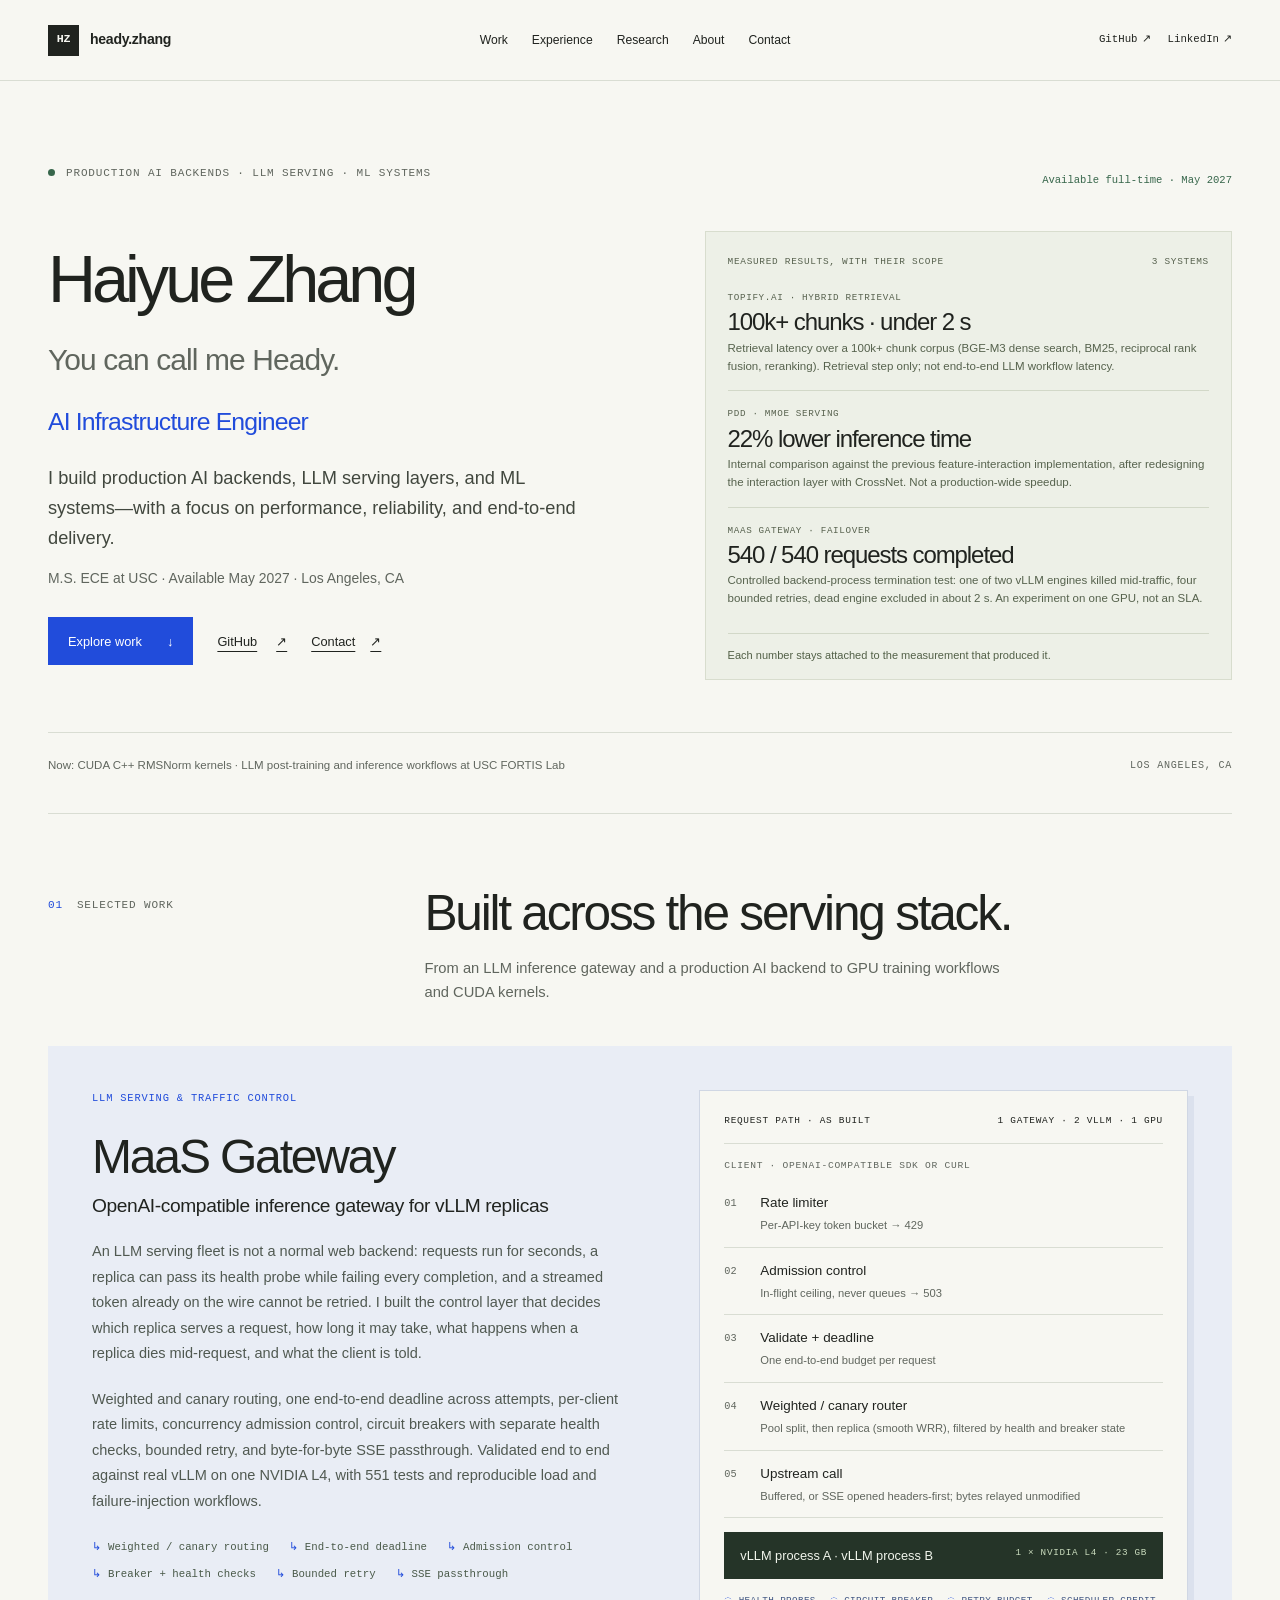
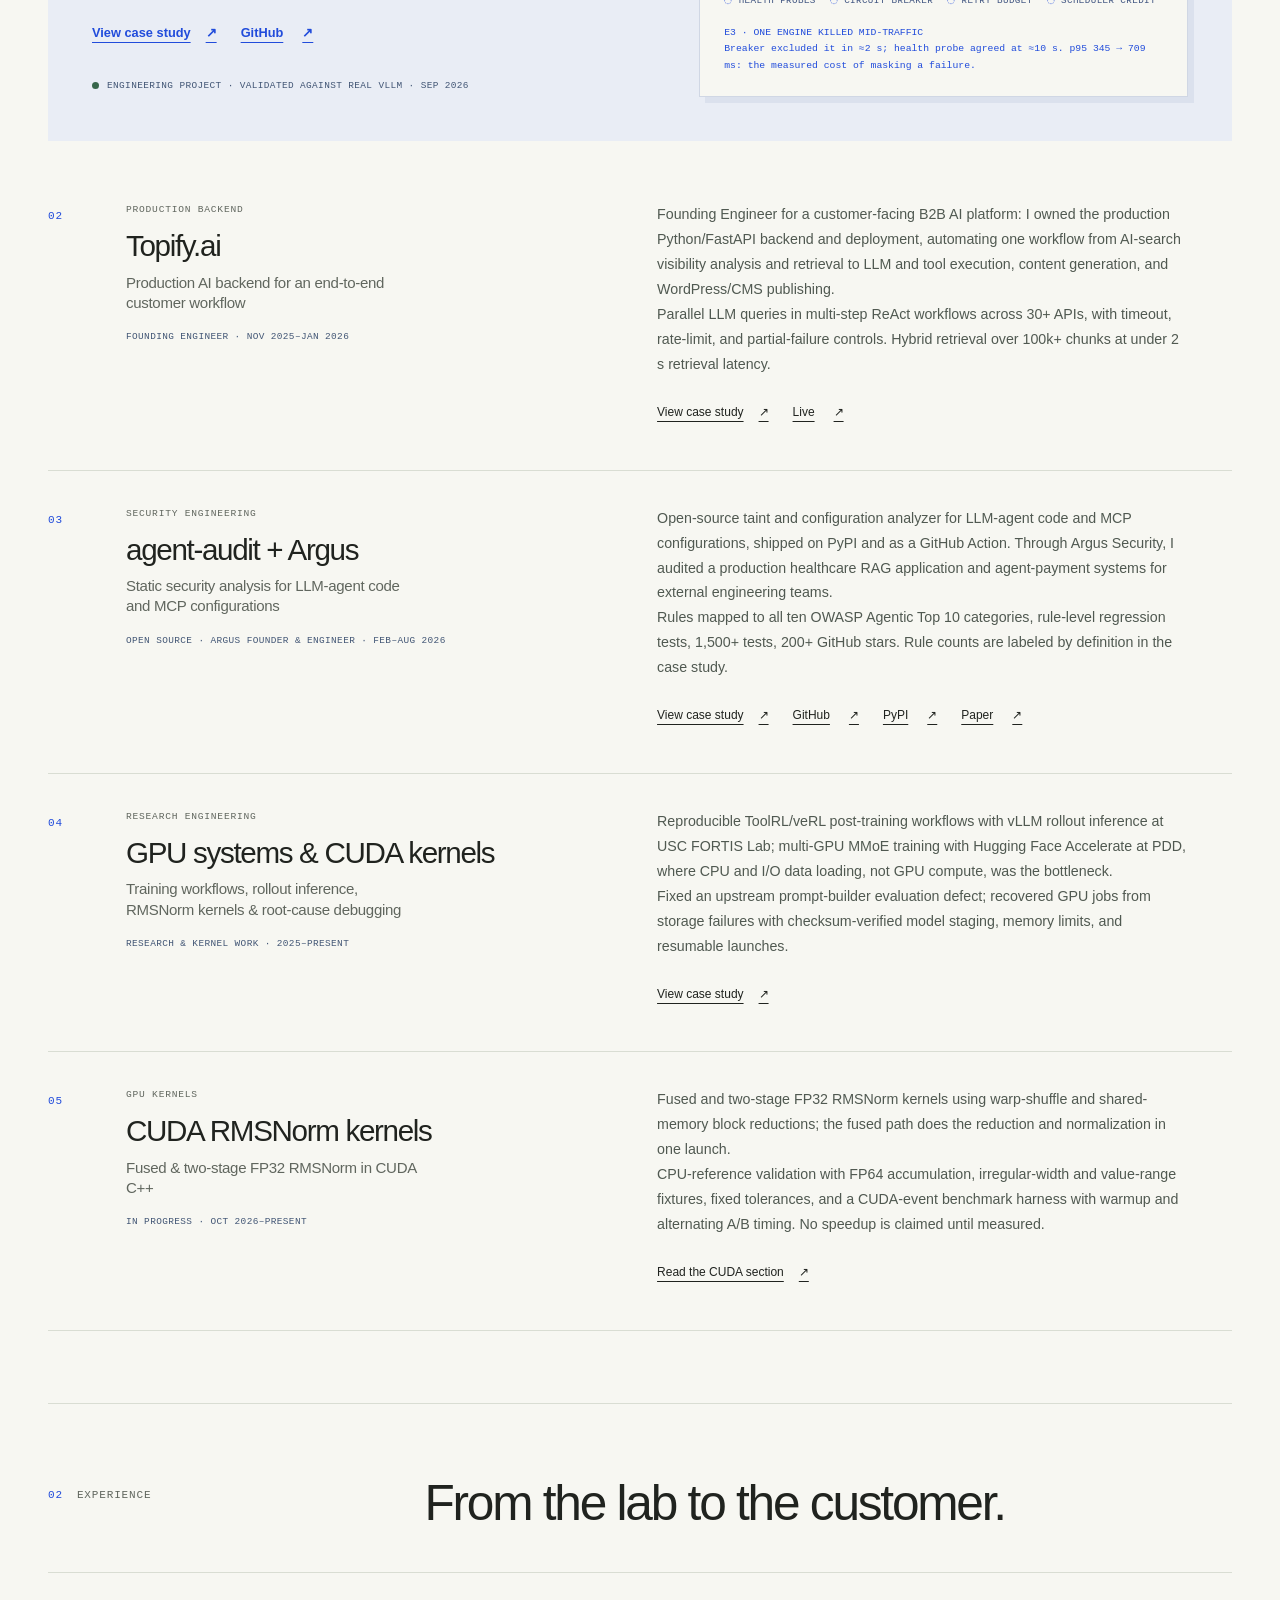
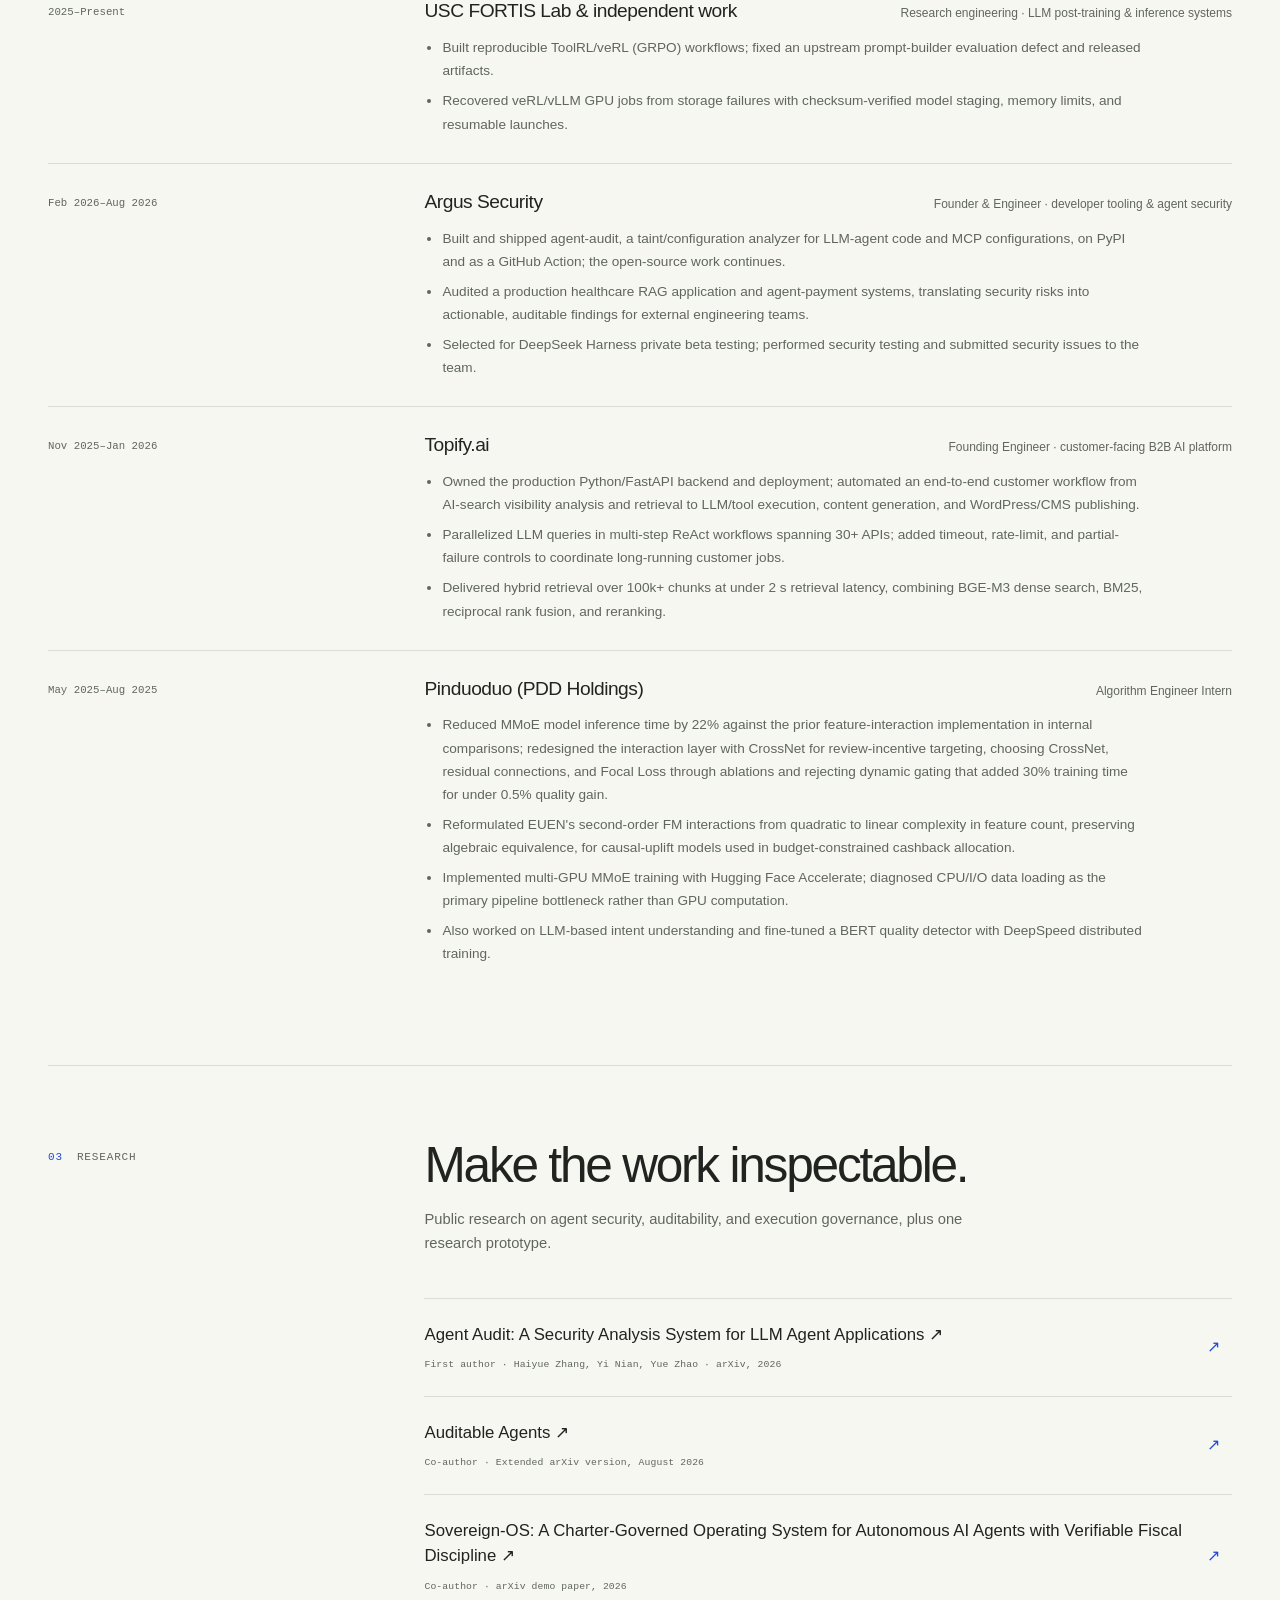
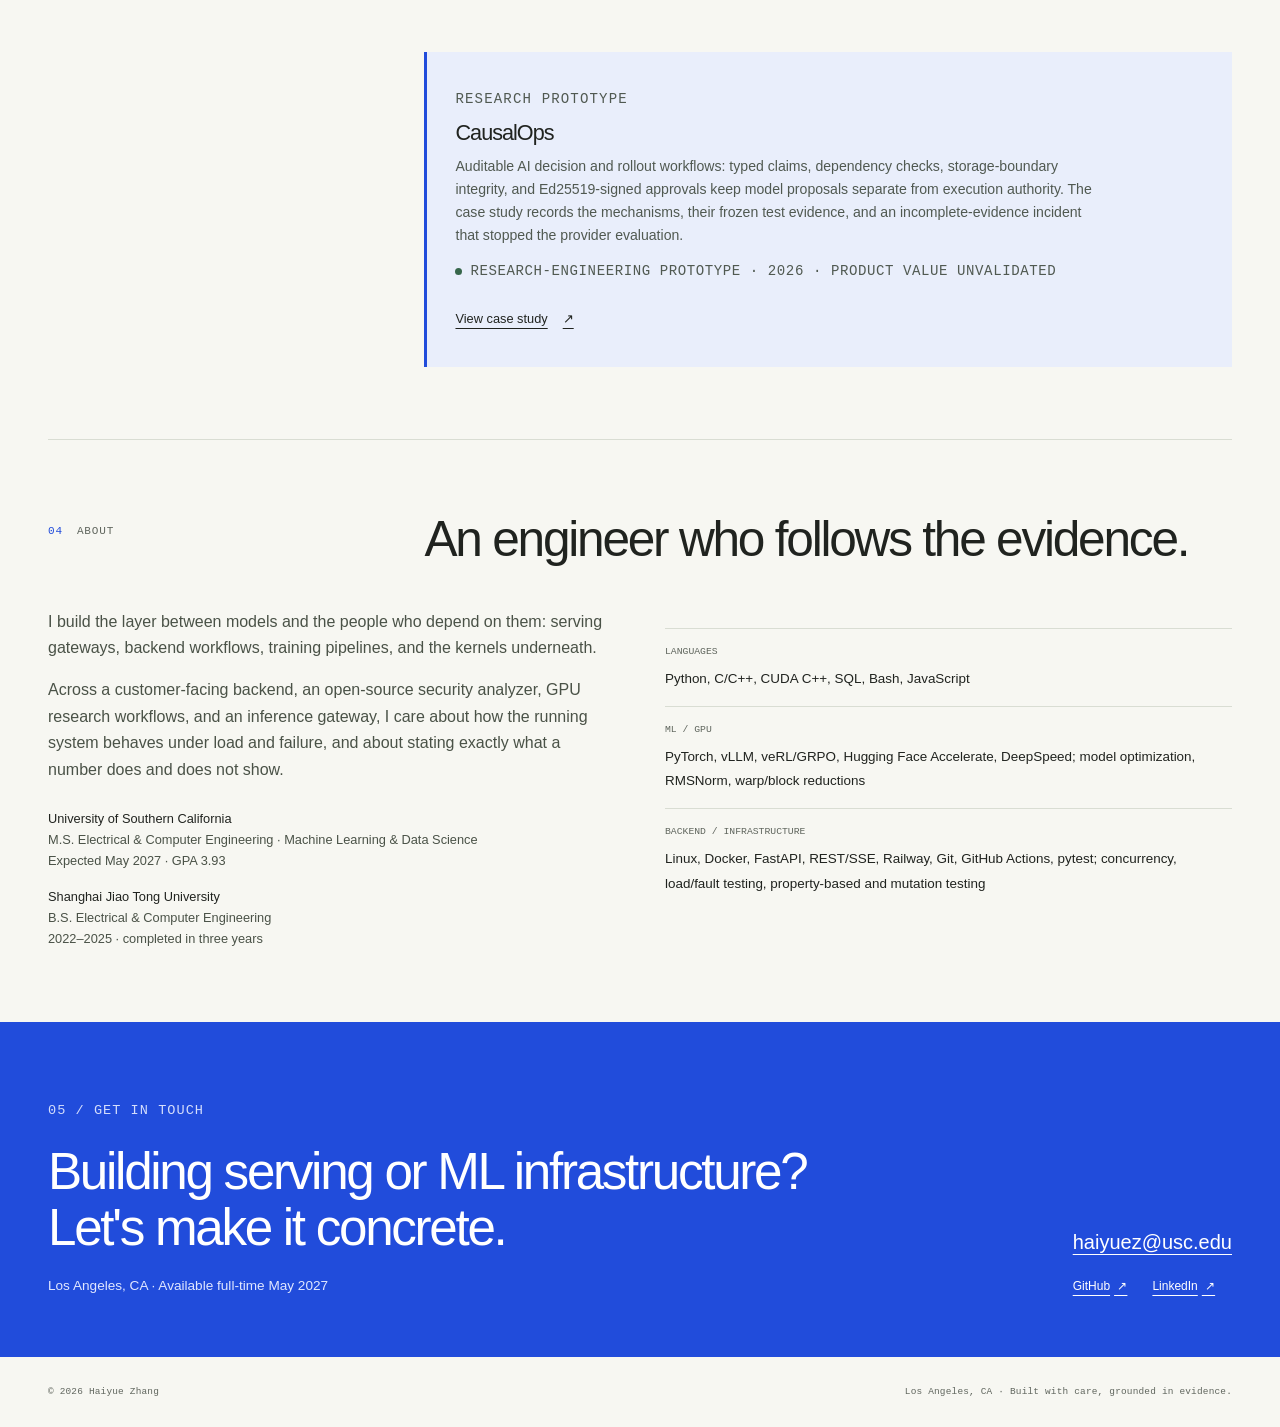
<file: index.html>
<!doctype html>
<html lang="en"><head><meta charset="utf-8"><meta name="viewport" content="width=device-width, initial-scale=1">
<title>Haiyue (Heady) Zhang — AI Infrastructure Engineer</title><meta name="description" content="I build production AI backends, LLM serving layers, and ML systems—with a focus on performance, reliability, and end-to-end delivery. USC M.S. ECE, available May 2027."><meta name="theme-color" content="#f7f7f2">
<link rel="canonical" href="https://headyzhang.github.io/"><meta property="og:title" content="Haiyue (Heady) Zhang — AI Infrastructure Engineer"><meta property="og:description" content="I build production AI backends, LLM serving layers, and ML systems—with a focus on performance, reliability, and end-to-end delivery. USC M.S. ECE, available May 2027."><meta property="og:type" content="website"><meta property="og:url" content="https://headyzhang.github.io/"><meta property="og:site_name" content="Heady Zhang"><meta property="og:locale" content="en_US"><meta name="twitter:card" content="summary">
<link rel="icon" type="image/svg+xml" href="/assets/favicon.svg"><link rel="stylesheet" href="/assets/style.css"><script src="/assets/site.js" defer></script>
<script type="application/ld+json">{"@context": "https://schema.org", "@type": "Person", "name": "Haiyue Zhang", "alternateName": "Heady Zhang", "url": "https://headyzhang.github.io/", "jobTitle": "AI Infrastructure Engineer", "email": "mailto:haiyuez@usc.edu", "sameAs": ["https://github.com/HeadyZhang", "https://www.linkedin.com/in/heady-zhang-a0139b351/"], "alumniOf": [{"@type": "CollegeOrUniversity", "name": "University of Southern California"}, {"@type": "CollegeOrUniversity", "name": "Shanghai Jiao Tong University"}], "homeLocation": {"@type": "Place", "name": "Los Angeles, CA"}}</script></head><body><a class="skip" href="#main">Skip to content</a>
<header class="site-header"><div class="wrap header-inner">
<a class="brand" href="/" aria-label="Heady Zhang, home"><span class="brand-mark" aria-hidden="true">HZ</span>heady.zhang</a>
<button class="menu-toggle" hidden aria-controls="navigation" aria-expanded="false">Menu <span aria-hidden="true">+</span></button>
<nav id="navigation" aria-label="Primary"><div class="nav-sections"><a href="/#work">Work</a><a href="/#experience">Experience</a><a href="/#research">Research</a><a href="/#about">About</a><a href="/#contact">Contact</a></div><div class="nav-social"><a class="external" href="https://github.com/HeadyZhang" target="_blank" rel="noopener noreferrer">GitHub<span aria-hidden="true"> ↗</span><span class="sr-only"> (opens in a new tab)</span></a><a class="external" href="https://www.linkedin.com/in/heady-zhang-a0139b351/" target="_blank" rel="noopener noreferrer">LinkedIn<span aria-hidden="true"> ↗</span><span class="sr-only"> (opens in a new tab)</span></a></div></nav>
</div></header><main id="main" class="wrap"><section class="hero" aria-labelledby="hero-title"><div class="hero-topline"><p class="eyebrow"><span class="dot"></span>Production AI backends · LLM serving · ML systems</p><p class="hero-availability">Available full-time · May 2027</p></div><div class="hero-grid"><div><h1 id="hero-title">Haiyue Zhang<br><span class="alias">You can call me Heady.</span></h1><p class="role">AI Infrastructure Engineer</p><p class="hero-lead">I build production AI backends, LLM serving layers, and ML systems—with a focus on performance, reliability, and end-to-end delivery.</p><p class="hero-support">M.S. ECE at USC · Available May 2027 · Los Angeles, CA</p><div class="actions"><a class="button" href="#work">Explore work <span aria-hidden="true">↓</span></a><a class="text-link external" href="https://github.com/HeadyZhang" target="_blank" rel="noopener noreferrer">GitHub<span aria-hidden="true"> ↗</span><span class="sr-only"> (opens in a new tab)</span></a><a class="text-link" href="#contact">Contact <span aria-hidden="true">↗</span></a></div></div><figure class="diagram results" aria-labelledby="results-title"><div class="diagram-top"><span class="mono" id="results-title">Measured results, with their scope</span><span class="mono">3 systems</span></div><ol class="results-list"><li><span class="result-kicker">Topify.ai · hybrid retrieval</span><strong>100k+ chunks · under 2 s</strong><small>Retrieval latency over a 100k+ chunk corpus (BGE-M3 dense search, BM25, reciprocal rank fusion, reranking). Retrieval step only; not end-to-end LLM workflow latency.</small></li><li><span class="result-kicker">PDD · MMoE serving</span><strong>22% lower inference time</strong><small>Internal comparison against the previous feature-interaction implementation, after redesigning the interaction layer with CrossNet. Not a production-wide speedup.</small></li><li><span class="result-kicker">MaaS Gateway · failover</span><strong>540 / 540 requests completed</strong><small>Controlled backend-process termination test: one of two vLLM engines killed mid-traffic, four bounded retries, dead engine excluded in about 2 s. An experiment on one GPU, not an SLA.</small></li></ol><figcaption class="diagram-caption">Each number stays attached to the measurement that produced it.</figcaption></figure></div><div class="hero-bottom"><span>Now: CUDA C++ RMSNorm kernels · LLM post-training and inference workflows at USC FORTIS Lab</span><span class="mono">Los Angeles, CA</span></div></section>
<section class="section" id="work"><div class="section-heading"><p class="section-label"><span class="index">01</span>Selected work</p><div><h2>Built across the serving stack.</h2><p class="section-intro">From an LLM inference gateway and a production AI backend to GPU training workflows and CUDA kernels.</p></div></div><article class="work-featured"><div><p class="project-kicker">LLM serving &amp; traffic control</p><h3 class="project-name"><a href="/work/maas-gateway/">MaaS Gateway</a></h3><p class="project-subtitle">OpenAI-compatible inference gateway for vLLM replicas</p><p class="project-description">An LLM serving fleet is not a normal web backend: requests run for seconds, a replica can pass its health probe while failing every completion, and a streamed token already on the wire cannot be retried. I built the control layer that decides which replica serves a request, how long it may take, what happens when a replica dies mid-request, and what the client is told.</p><p class="project-description">Weighted and canary routing, one end-to-end deadline across attempts, per-client rate limits, concurrency admission control, circuit breakers with separate health checks, bounded retry, and byte-for-byte SSE passthrough. Validated end to end against real vLLM on one NVIDIA L4, with 551 tests and reproducible load and failure-injection workflows.</p><ul class="evidence-list"><li>Weighted / canary routing</li><li>End-to-end deadline</li><li>Admission control</li><li>Breaker + health checks</li><li>Bounded retry</li><li>SSE passthrough</li></ul><div class="actions"><a class="text-link" href="/work/maas-gateway/" aria-label="View MaaS Gateway case study">View case study <span aria-hidden="true">↗</span></a><a class="text-link external" href="https://github.com/HeadyZhang/maas-gateway" target="_blank" rel="noopener noreferrer">GitHub<span aria-hidden="true"> ↗</span><span class="sr-only"> (opens in a new tab)</span></a></div><p class="status"><span class="dot"></span>Engineering project · validated against real vLLM · Sep 2026</p></div><div class="gateway-visual" aria-label="MaaS Gateway request path as built: client, rate limiter, admission control, validate and deadline, weighted or canary router, upstream call, two vLLM processes on one NVIDIA L4."><div class="gw-title"><span class="mono">Request path · as built</span><span class="mono">1 gateway · 2 vLLM · 1 GPU</span></div><p class="gw-client mono">Client · OpenAI-compatible SDK or curl</p><ol class="gw-steps"><li><span class="gw-n">01</span><div><strong>Rate limiter</strong><small>Per-API-key token bucket → 429</small></div></li><li><span class="gw-n">02</span><div><strong>Admission control</strong><small>In-flight ceiling, never queues → 503</small></div></li><li><span class="gw-n">03</span><div><strong>Validate + deadline</strong><small>One end-to-end budget per request</small></div></li><li><span class="gw-n">04</span><div><strong>Weighted / canary router</strong><small>Pool split, then replica (smooth WRR), filtered by health and breaker state</small></div></li><li><span class="gw-n">05</span><div><strong>Upstream call</strong><small>Buffered, or SSE opened headers-first; bytes relayed unmodified</small></div></li></ol><div class="gw-upstream"><span>vLLM process A · vLLM process B</span><span class="mono">1 × NVIDIA L4 · 23 GB</span></div><p class="gw-state" aria-label="Control state consulted by the request path"><span>Health probes</span><span>Circuit breaker</span><span>Retry budget</span><span>Scheduler credit</span></p><p class="gw-foot">E3 · ONE ENGINE KILLED MID-TRAFFIC<br>Breaker excluded it in ≈2 s; health probe agreed at ≈10 s. p95 345 → 709 ms: the measured cost of masking a failure.</p></div></article><article class="work-row"><span class="index">02</span><div><p class="project-kicker">Production backend</p><h3 class="project-name"><a href="/work/topify/">Topify.ai</a></h3><p class="project-subtitle">Production AI backend for an end-to-end customer workflow</p><p class="status">Founding Engineer · Nov 2025–Jan 2026</p></div><div class="work-summary"><p class="project-description">Founding Engineer for a customer-facing B2B AI platform: I owned the production Python/FastAPI backend and deployment, automating one workflow from AI-search visibility analysis and retrieval to LLM and tool execution, content generation, and WordPress/CMS publishing.</p><p class="project-description">Parallel LLM queries in multi-step ReAct workflows across 30+ APIs, with timeout, rate-limit, and partial-failure controls. Hybrid retrieval over 100k+ chunks at under 2 s retrieval latency.</p><div class="actions"><a class="text-link" href="/work/topify/" aria-label="View case study: Topify.ai">View case study <span aria-hidden="true">↗</span></a><a class="text-link external" href="https://topify.ai/" target="_blank" rel="noopener noreferrer">Live<span aria-hidden="true"> ↗</span><span class="sr-only"> (opens in a new tab)</span></a></div></div></article><article class="work-row"><span class="index">03</span><div><p class="project-kicker">Security engineering</p><h3 class="project-name"><a href="/work/agent-audit/">agent-audit + Argus</a></h3><p class="project-subtitle">Static security analysis for LLM-agent code and MCP configurations</p><p class="status">Open source · Argus Founder &amp; Engineer · Feb–Aug 2026</p></div><div class="work-summary"><p class="project-description">Open-source taint and configuration analyzer for LLM-agent code and MCP configurations, shipped on PyPI and as a GitHub Action. Through Argus Security, I audited a production healthcare RAG application and agent-payment systems for external engineering teams.</p><p class="project-description">Rules mapped to all ten OWASP Agentic Top 10 categories, rule-level regression tests, 1,500+ tests, 200+ GitHub stars. Rule counts are labeled by definition in the case study.</p><div class="actions"><a class="text-link" href="/work/agent-audit/" aria-label="View case study: agent-audit + Argus">View case study <span aria-hidden="true">↗</span></a><a class="text-link external" href="https://github.com/HeadyZhang/agent-audit" target="_blank" rel="noopener noreferrer">GitHub<span aria-hidden="true"> ↗</span><span class="sr-only"> (opens in a new tab)</span></a><a class="text-link external" href="https://pypi.org/project/agent-audit/" target="_blank" rel="noopener noreferrer">PyPI<span aria-hidden="true"> ↗</span><span class="sr-only"> (opens in a new tab)</span></a><a class="text-link external" href="https://arxiv.org/abs/2603.22853" target="_blank" rel="noopener noreferrer">Paper<span aria-hidden="true"> ↗</span><span class="sr-only"> (opens in a new tab)</span></a></div></div></article><article class="work-row"><span class="index">04</span><div><p class="project-kicker">Research engineering</p><h3 class="project-name"><a href="/work/gpu-systems/">GPU systems &amp; CUDA kernels</a></h3><p class="project-subtitle">Training workflows, rollout inference, RMSNorm kernels &amp; root-cause debugging</p><p class="status">Research &amp; kernel work · 2025–Present</p></div><div class="work-summary"><p class="project-description">Reproducible ToolRL/veRL post-training workflows with vLLM rollout inference at USC FORTIS Lab; multi-GPU MMoE training with Hugging Face Accelerate at PDD, where CPU and I/O data loading, not GPU compute, was the bottleneck.</p><p class="project-description">Fixed an upstream prompt-builder evaluation defect; recovered GPU jobs from storage failures with checksum-verified model staging, memory limits, and resumable launches.</p><div class="actions"><a class="text-link" href="/work/gpu-systems/" aria-label="View case study: GPU systems &amp; CUDA kernels">View case study <span aria-hidden="true">↗</span></a></div></div></article><article class="work-row"><span class="index">05</span><div><p class="project-kicker">GPU kernels</p><h3 class="project-name"><a href="/work/gpu-systems/#cuda-rmsnorm">CUDA RMSNorm kernels</a></h3><p class="project-subtitle">Fused &amp; two-stage FP32 RMSNorm in CUDA C++</p><p class="status">In progress · Oct 2026–Present</p></div><div class="work-summary"><p class="project-description">Fused and two-stage FP32 RMSNorm kernels using warp-shuffle and shared-memory block reductions; the fused path does the reduction and normalization in one launch.</p><p class="project-description">CPU-reference validation with FP64 accumulation, irregular-width and value-range fixtures, fixed tolerances, and a CUDA-event benchmark harness with warmup and alternating A/B timing. No speedup is claimed until measured.</p><div class="actions"><a class="text-link" href="/work/gpu-systems/#cuda-rmsnorm" aria-label="Read the CUDA section: CUDA RMSNorm kernels">Read the CUDA section <span aria-hidden="true">↗</span></a></div></div></article></section>
<section class="section" id="experience"><div class="section-heading"><p class="section-label"><span class="index">02</span>Experience</p><div><h2>From the lab to the customer.</h2></div></div><div class="experience-row"><p class="experience-date">2025–Present</p><div><div class="experience-title"><h3>USC FORTIS Lab &amp; independent work</h3><span>Research engineering · LLM post-training &amp; inference systems</span></div><ul class="experience-bullets"><li>Built reproducible ToolRL/veRL (GRPO) workflows; fixed an upstream prompt-builder evaluation defect and released artifacts.</li><li>Recovered veRL/vLLM GPU jobs from storage failures with checksum-verified model staging, memory limits, and resumable launches.</li></ul></div></div><div class="experience-row"><p class="experience-date">Feb 2026–Aug 2026</p><div><div class="experience-title"><h3>Argus Security</h3><span>Founder &amp; Engineer · developer tooling &amp; agent security</span></div><ul class="experience-bullets"><li>Built and shipped agent-audit, a taint/configuration analyzer for LLM-agent code and MCP configurations, on PyPI and as a GitHub Action; the open-source work continues.</li><li>Audited a production healthcare RAG application and agent-payment systems, translating security risks into actionable, auditable findings for external engineering teams.</li><li>Selected for DeepSeek Harness private beta testing; performed security testing and submitted security issues to the team.</li></ul></div></div><div class="experience-row"><p class="experience-date">Nov 2025–Jan 2026</p><div><div class="experience-title"><h3>Topify.ai</h3><span>Founding Engineer · customer-facing B2B AI platform</span></div><ul class="experience-bullets"><li>Owned the production Python/FastAPI backend and deployment; automated an end-to-end customer workflow from AI-search visibility analysis and retrieval to LLM/tool execution, content generation, and WordPress/CMS publishing.</li><li>Parallelized LLM queries in multi-step ReAct workflows spanning 30+ APIs; added timeout, rate-limit, and partial-failure controls to coordinate long-running customer jobs.</li><li>Delivered hybrid retrieval over 100k+ chunks at under 2 s retrieval latency, combining BGE-M3 dense search, BM25, reciprocal rank fusion, and reranking.</li></ul></div></div><div class="experience-row"><p class="experience-date">May 2025–Aug 2025</p><div><div class="experience-title"><h3>Pinduoduo (PDD Holdings)</h3><span>Algorithm Engineer Intern</span></div><ul class="experience-bullets"><li>Reduced MMoE model inference time by 22% against the prior feature-interaction implementation in internal comparisons; redesigned the interaction layer with CrossNet for review-incentive targeting, choosing CrossNet, residual connections, and Focal Loss through ablations and rejecting dynamic gating that added 30% training time for under 0.5% quality gain.</li><li>Reformulated EUEN&#x27;s second-order FM interactions from quadratic to linear complexity in feature count, preserving algebraic equivalence, for causal-uplift models used in budget-constrained cashback allocation.</li><li>Implemented multi-GPU MMoE training with Hugging Face Accelerate; diagnosed CPU/I/O data loading as the primary pipeline bottleneck rather than GPU computation.</li><li>Also worked on LLM-based intent understanding and fine-tuned a BERT quality detector with DeepSpeed distributed training.</li></ul></div></div></section>
<section class="section" id="research"><div class="section-heading"><p class="section-label"><span class="index">03</span>Research</p><div><h2>Make the work inspectable.</h2><p class="section-intro">Public research on agent security, auditability, and execution governance, plus one research prototype.</p></div></div><div class="research-list"><article class="paper"><div><a class="paper-title" href="https://arxiv.org/abs/2603.22853" target="_blank" rel="noopener noreferrer">Agent Audit: A Security Analysis System for LLM Agent Applications<span aria-hidden="true"> ↗</span><span class="sr-only"> (opens in a new tab)</span></a><p class="paper-meta">First author · Haiyue Zhang, Yi Nian, Yue Zhao · arXiv, 2026</p></div><span class="paper-arrow" aria-hidden="true">↗</span></article><article class="paper"><div><a class="paper-title" href="https://arxiv.org/abs/2604.05485" target="_blank" rel="noopener noreferrer">Auditable Agents<span aria-hidden="true"> ↗</span><span class="sr-only"> (opens in a new tab)</span></a><p class="paper-meta">Co-author · Extended arXiv version, August 2026</p></div><span class="paper-arrow" aria-hidden="true">↗</span></article><article class="paper"><div><a class="paper-title" href="https://arxiv.org/abs/2603.14011" target="_blank" rel="noopener noreferrer">Sovereign-OS: A Charter-Governed Operating System for Autonomous AI Agents with Verifiable Fiscal Discipline<span aria-hidden="true"> ↗</span><span class="sr-only"> (opens in a new tab)</span></a><p class="paper-meta">Co-author · arXiv demo paper, 2026</p></div><span class="paper-arrow" aria-hidden="true">↗</span></article><article class="prototype"><p class="project-kicker">Research prototype</p><h3><a href="/work/causalops/">CausalOps</a></h3><p>Auditable AI decision and rollout workflows: typed claims, dependency checks, storage-boundary integrity, and Ed25519-signed approvals keep model proposals separate from execution authority. The case study records the mechanisms, their frozen test evidence, and an incomplete-evidence incident that stopped the provider evaluation.</p><p class="status"><span class="dot"></span>Research-engineering prototype · 2026 · product value unvalidated</p><div class="actions"><a class="text-link" href="/work/causalops/" aria-label="View CausalOps case study">View case study <span aria-hidden="true">↗</span></a></div></article></div></section>
<section class="section" id="about"><div class="section-heading"><p class="section-label"><span class="index">04</span>About</p><div><h2>An engineer who follows the evidence.</h2></div></div><div class="about-grid"><div class="about-copy"><p>I build the layer between models and the people who depend on them: serving gateways, backend workflows, training pipelines, and the kernels underneath.</p><p>Across a customer-facing backend, an open-source security analyzer, GPU research workflows, and an inference gateway, I care about how the running system behaves under load and failure, and about stating exactly what a number does and does not show.</p><div class="education"><p><strong>University of Southern California</strong>M.S. Electrical &amp; Computer Engineering · Machine Learning &amp; Data Science<br>Expected May 2027 · GPA 3.93</p><p><strong>Shanghai Jiao Tong University</strong>B.S. Electrical &amp; Computer Engineering<br>2022–2025 · completed in three years</p></div></div><dl class="skills"><div class="skill-line"><dt>Languages</dt><dd>Python, C/C++, CUDA C++, SQL, Bash, JavaScript</dd></div><div class="skill-line"><dt>ML / GPU</dt><dd>PyTorch, vLLM, veRL/GRPO, Hugging Face Accelerate, DeepSpeed; model optimization, RMSNorm, warp/block reductions</dd></div><div class="skill-line"><dt>Backend / infrastructure</dt><dd>Linux, Docker, FastAPI, REST/SSE, Railway, Git, GitHub Actions, pytest; concurrency, load/fault testing, property-based and mutation testing</dd></div></dl></div></section>
<section class="contact" id="contact"><div><p class="eyebrow">05 / Get in touch</p><h2>Building serving or ML infrastructure?<br>Let's make it concrete.</h2><p>Los Angeles, CA · Available full-time May 2027</p></div><div class="contact-details"><a class="contact-email" href="mailto:haiyuez@usc.edu">haiyuez@usc.edu</a><div class="contact-links"><a class="external" href="https://github.com/HeadyZhang" target="_blank" rel="noopener noreferrer">GitHub<span aria-hidden="true"> ↗</span><span class="sr-only"> (opens in a new tab)</span></a><a class="external" href="https://www.linkedin.com/in/heady-zhang-a0139b351/" target="_blank" rel="noopener noreferrer">LinkedIn<span aria-hidden="true"> ↗</span><span class="sr-only"> (opens in a new tab)</span></a></div></div></section></main><footer class="wrap"><div class="site-footer"><span>© 2026 Haiyue Zhang</span><span>Los Angeles, CA · Built with care, grounded in evidence.</span></div></footer></body></html>
</file>
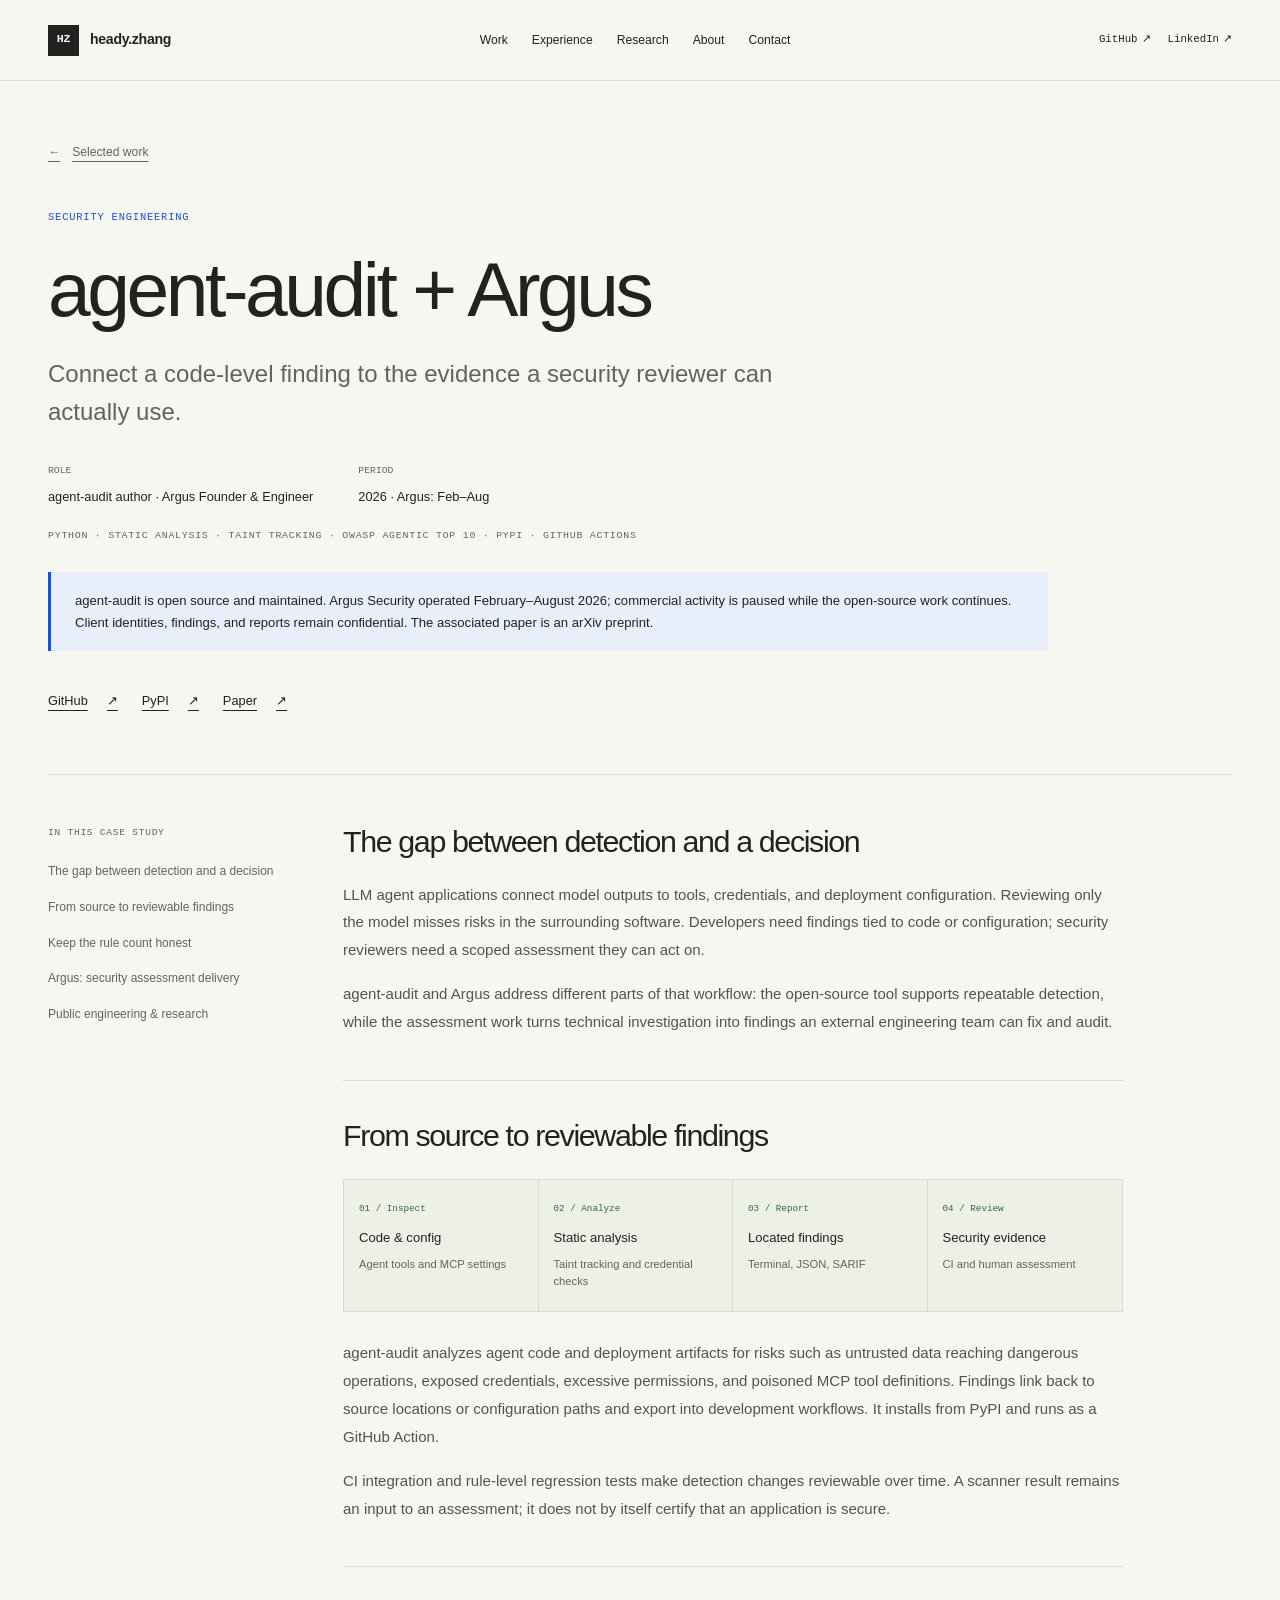
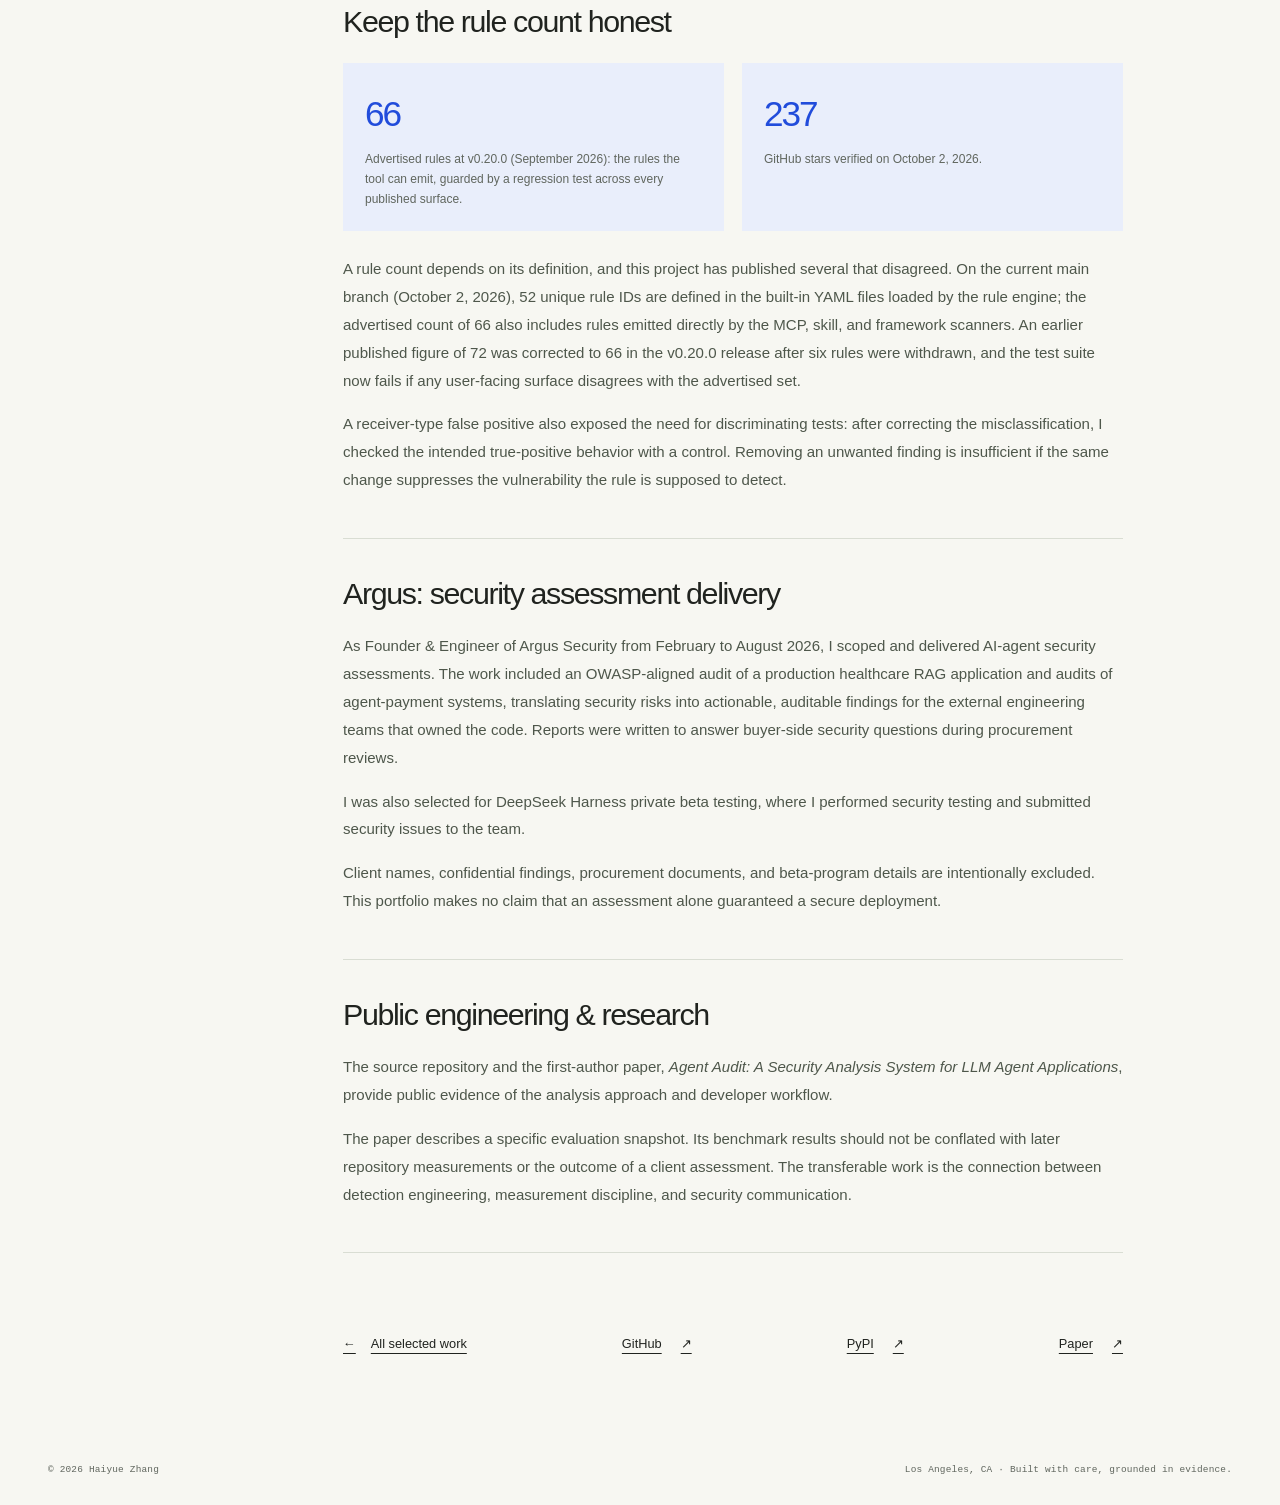
<file: work/agent-audit/index.html>
<!doctype html>
<html lang="en"><head><meta charset="utf-8"><meta name="viewport" content="width=device-width, initial-scale=1">
<title>agent-audit + Argus — Heady Zhang</title><meta name="description" content="Connect a code-level finding to the evidence a security reviewer can actually use."><meta name="theme-color" content="#f7f7f2">
<link rel="canonical" href="https://headyzhang.github.io/work/agent-audit/"><meta property="og:title" content="agent-audit + Argus — Heady Zhang"><meta property="og:description" content="Connect a code-level finding to the evidence a security reviewer can actually use."><meta property="og:type" content="article"><meta property="og:url" content="https://headyzhang.github.io/work/agent-audit/"><meta property="og:site_name" content="Heady Zhang"><meta property="og:locale" content="en_US"><meta name="twitter:card" content="summary">
<link rel="icon" type="image/svg+xml" href="/assets/favicon.svg"><link rel="stylesheet" href="/assets/style.css"><script src="/assets/site.js" defer></script>
<script type="application/ld+json">{"@context": "https://schema.org", "@type": "Person", "name": "Haiyue Zhang", "alternateName": "Heady Zhang", "url": "https://headyzhang.github.io/", "jobTitle": "AI Infrastructure Engineer", "email": "mailto:haiyuez@usc.edu", "sameAs": ["https://github.com/HeadyZhang", "https://www.linkedin.com/in/heady-zhang-a0139b351/"], "alumniOf": [{"@type": "CollegeOrUniversity", "name": "University of Southern California"}, {"@type": "CollegeOrUniversity", "name": "Shanghai Jiao Tong University"}], "homeLocation": {"@type": "Place", "name": "Los Angeles, CA"}}</script></head><body><a class="skip" href="#main">Skip to content</a>
<header class="site-header"><div class="wrap header-inner">
<a class="brand" href="/" aria-label="Heady Zhang, home"><span class="brand-mark" aria-hidden="true">HZ</span>heady.zhang</a>
<button class="menu-toggle" hidden aria-controls="navigation" aria-expanded="false">Menu <span aria-hidden="true">+</span></button>
<nav id="navigation" aria-label="Primary"><div class="nav-sections"><a href="/#work">Work</a><a href="/#experience">Experience</a><a href="/#research">Research</a><a href="/#about">About</a><a href="/#contact">Contact</a></div><div class="nav-social"><a class="external" href="https://github.com/HeadyZhang" target="_blank" rel="noopener noreferrer">GitHub<span aria-hidden="true"> ↗</span><span class="sr-only"> (opens in a new tab)</span></a><a class="external" href="https://www.linkedin.com/in/heady-zhang-a0139b351/" target="_blank" rel="noopener noreferrer">LinkedIn<span aria-hidden="true"> ↗</span><span class="sr-only"> (opens in a new tab)</span></a></div></nav>
</div></header><main id="main" class="wrap"><article><header class="case-hero"><a class="breadcrumb" href="/#work"><span aria-hidden="true">←</span> Selected work</a><p class="project-kicker">Security engineering</p><h1>agent-audit + Argus</h1><p class="case-deck">Connect a code-level finding to the evidence a security reviewer can actually use.</p><dl class="case-metadata"><div><dt>Role</dt><dd>agent-audit author · Argus Founder &amp; Engineer</dd></div><div><dt>Period</dt><dd>2026 · Argus: Feb–Aug</dd></div></dl><p class="mono case-stack">Python · static analysis · taint tracking · OWASP Agentic Top 10 · PyPI · GitHub Actions</p><div class="case-status">agent-audit is open source and maintained. Argus Security operated February–August 2026; commercial activity is paused while the open-source work continues. Client identities, findings, and reports remain confidential. The associated paper is an arXiv preprint.</div><div class="actions"><a class="text-link external" href="https://github.com/HeadyZhang/agent-audit" target="_blank" rel="noopener noreferrer">GitHub<span aria-hidden="true"> ↗</span><span class="sr-only"> (opens in a new tab)</span></a><a class="text-link external" href="https://pypi.org/project/agent-audit/" target="_blank" rel="noopener noreferrer">PyPI<span aria-hidden="true"> ↗</span><span class="sr-only"> (opens in a new tab)</span></a><a class="text-link external" href="https://arxiv.org/abs/2603.22853" target="_blank" rel="noopener noreferrer">Paper<span aria-hidden="true"> ↗</span><span class="sr-only"> (opens in a new tab)</span></a></div></header><div class="case-layout"><nav class="case-nav" aria-label="In this case study"><p class="mono">In this case study</p><a href="#problem">The gap between detection and a decision</a><a href="#architecture">From source to reviewable findings</a><a href="#measurement">Keep the rule count honest</a><a href="#argus">Argus: security assessment delivery</a><a href="#research">Public engineering &amp; research</a></nav><div class="case-body"><section class="case-section" id="problem"><h2>The gap between detection and a decision</h2><p>LLM agent applications connect model outputs to tools, credentials, and deployment configuration. Reviewing only the model misses risks in the surrounding software. Developers need findings tied to code or configuration; security reviewers need a scoped assessment they can act on.</p><p>agent-audit and Argus address different parts of that workflow: the open-source tool supports repeatable detection, while the assessment work turns technical investigation into findings an external engineering team can fix and audit.</p></section><section class="case-section" id="architecture"><h2>From source to reviewable findings</h2><div class="flow" role="img" aria-label="Source and configuration pass through static analysis and rule checks to findings exported for development and security review."><div><span>01 / Inspect</span>Code & config<small>Agent tools and MCP settings</small></div><div><span>02 / Analyze</span>Static analysis<small>Taint tracking and credential checks</small></div><div><span>03 / Report</span>Located findings<small>Terminal, JSON, SARIF</small></div><div><span>04 / Review</span>Security evidence<small>CI and human assessment</small></div></div><p>agent-audit analyzes agent code and deployment artifacts for risks such as untrusted data reaching dangerous operations, exposed credentials, excessive permissions, and poisoned MCP tool definitions. Findings link back to source locations or configuration paths and export into development workflows. It installs from PyPI and runs as a GitHub Action.</p><p>CI integration and rule-level regression tests make detection changes reviewable over time. A scanner result remains an input to an assessment; it does not by itself certify that an application is secure.</p></section><section class="case-section" id="measurement"><h2>Keep the rule count honest</h2><div class="case-evidence"><div><strong>66</strong><span>Advertised rules at v0.20.0 (September 2026): the rules the tool can emit, guarded by a regression test across every published surface.</span></div><div><strong>237</strong><span>GitHub stars verified on October 2, 2026.</span></div></div><p>A rule count depends on its definition, and this project has published several that disagreed. On the current main branch (October 2, 2026), 52 unique rule IDs are defined in the built-in YAML files loaded by the rule engine; the advertised count of 66 also includes rules emitted directly by the MCP, skill, and framework scanners. An earlier published figure of 72 was corrected to 66 in the v0.20.0 release after six rules were withdrawn, and the test suite now fails if any user-facing surface disagrees with the advertised set.</p><p>A receiver-type false positive also exposed the need for discriminating tests: after correcting the misclassification, I checked the intended true-positive behavior with a control. Removing an unwanted finding is insufficient if the same change suppresses the vulnerability the rule is supposed to detect.</p></section><section class="case-section" id="argus"><h2>Argus: security assessment delivery</h2><p>As Founder & Engineer of Argus Security from February to August 2026, I scoped and delivered AI-agent security assessments. The work included an OWASP-aligned audit of a production healthcare RAG application and audits of agent-payment systems, translating security risks into actionable, auditable findings for the external engineering teams that owned the code. Reports were written to answer buyer-side security questions during procurement reviews.</p><p>I was also selected for DeepSeek Harness private beta testing, where I performed security testing and submitted security issues to the team.</p><p>Client names, confidential findings, procurement documents, and beta-program details are intentionally excluded. This portfolio makes no claim that an assessment alone guaranteed a secure deployment.</p></section><section class="case-section" id="research"><h2>Public engineering &amp; research</h2><p>The source repository and the first-author paper, <em>Agent Audit: A Security Analysis System for LLM Agent Applications</em>, provide public evidence of the analysis approach and developer workflow.</p><p>The paper describes a specific evaluation snapshot. Its benchmark results should not be conflated with later repository measurements or the outcome of a client assessment. The transferable work is the connection between detection engineering, measurement discipline, and security communication.</p></section><div class="case-end"><a class="text-link" href="/#work"><span aria-hidden="true">←</span> All selected work</a><a class="text-link external" href="https://github.com/HeadyZhang/agent-audit" target="_blank" rel="noopener noreferrer">GitHub<span aria-hidden="true"> ↗</span><span class="sr-only"> (opens in a new tab)</span></a><a class="text-link external" href="https://pypi.org/project/agent-audit/" target="_blank" rel="noopener noreferrer">PyPI<span aria-hidden="true"> ↗</span><span class="sr-only"> (opens in a new tab)</span></a><a class="text-link external" href="https://arxiv.org/abs/2603.22853" target="_blank" rel="noopener noreferrer">Paper<span aria-hidden="true"> ↗</span><span class="sr-only"> (opens in a new tab)</span></a></div></div></div></article></main><footer class="wrap"><div class="site-footer"><span>© 2026 Haiyue Zhang</span><span>Los Angeles, CA · Built with care, grounded in evidence.</span></div></footer></body></html>
</file>
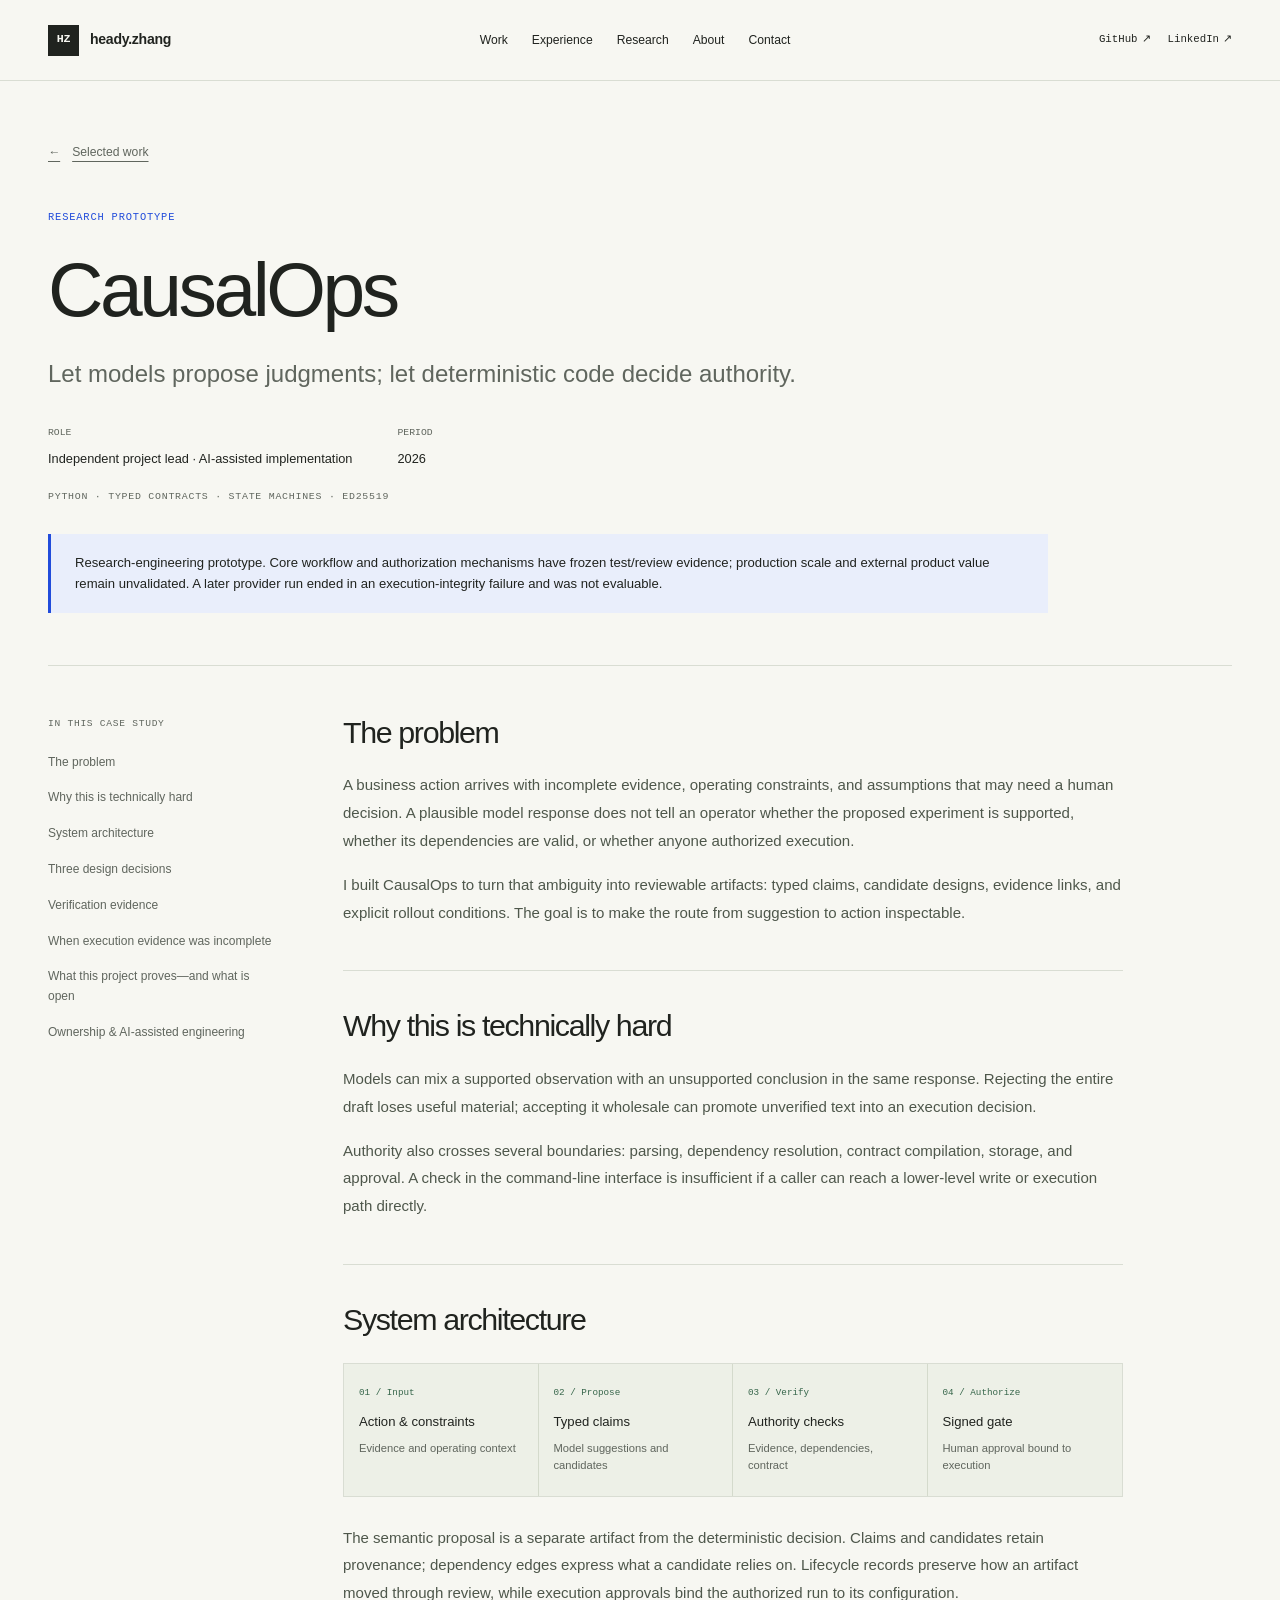
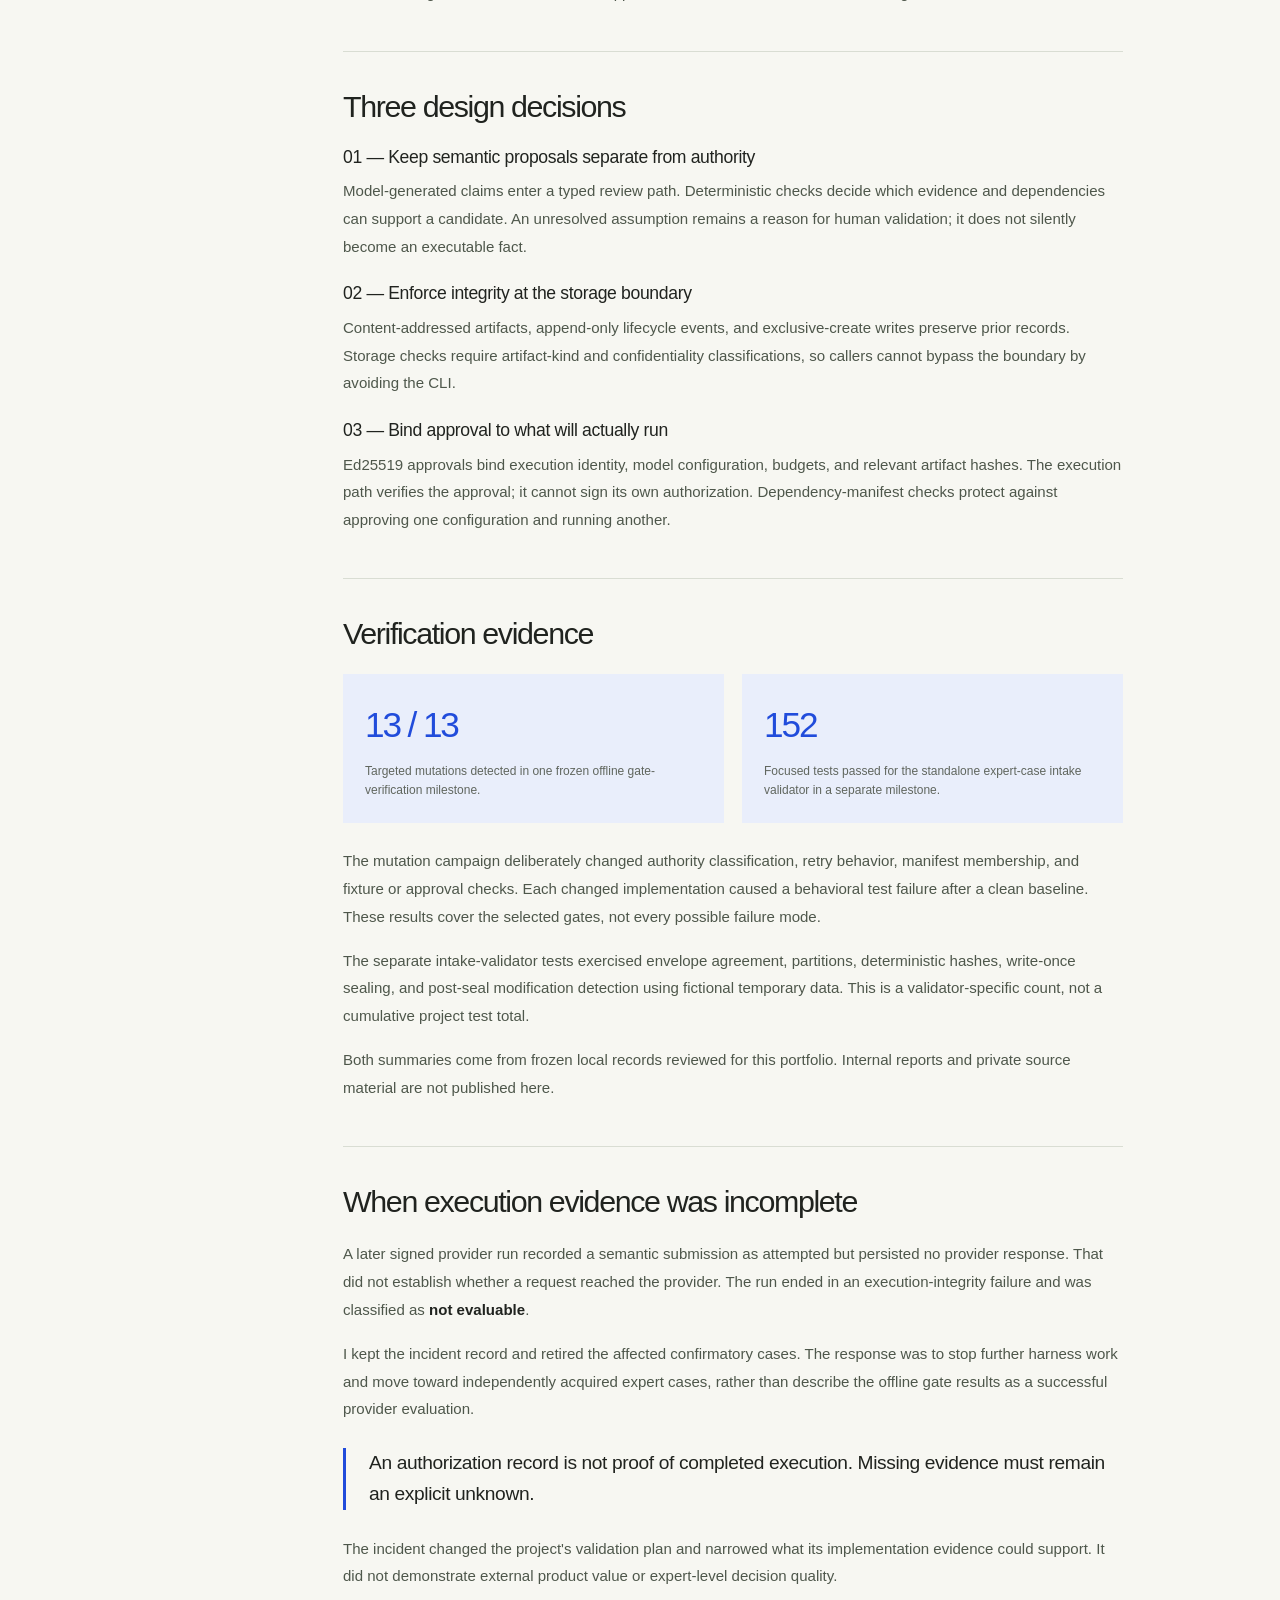
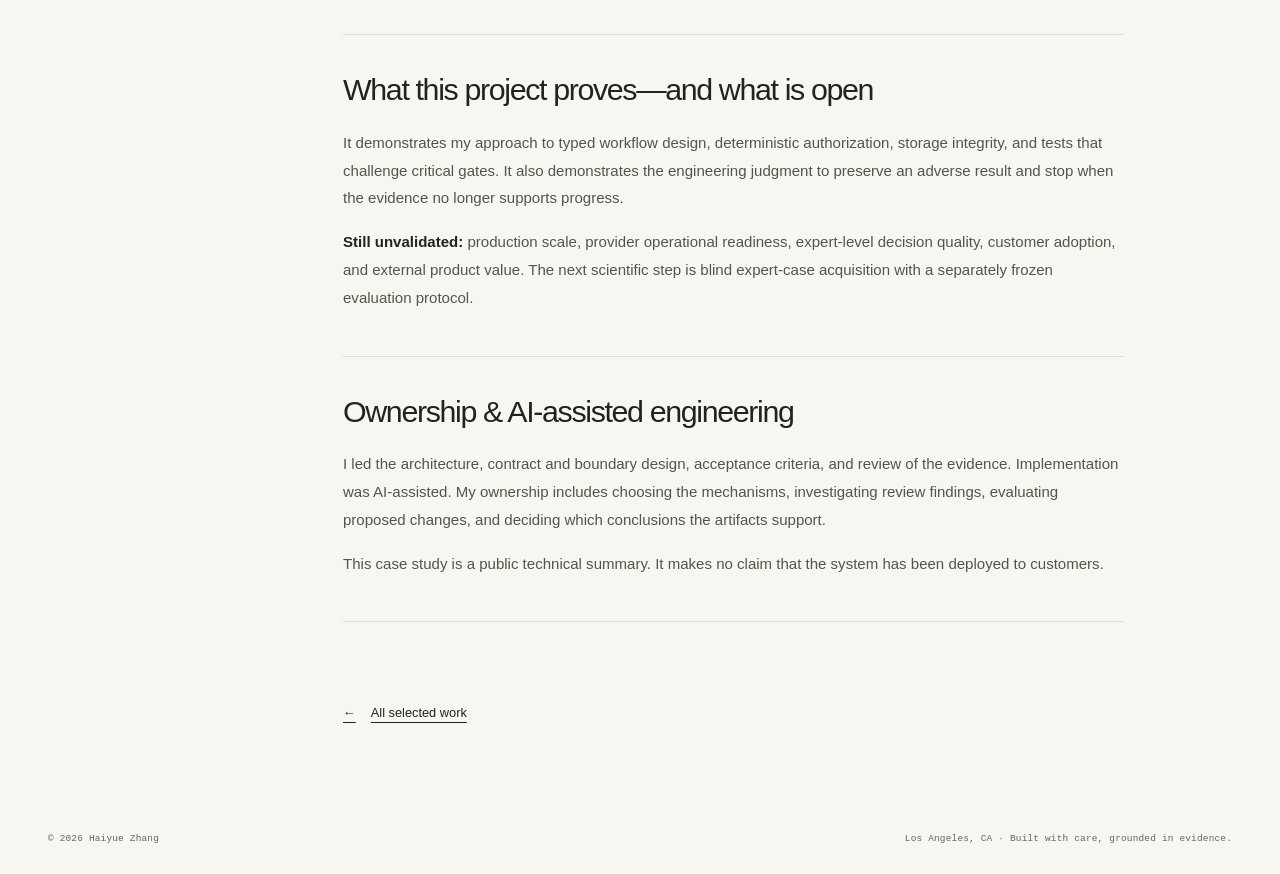
<file: work/causalops/index.html>
<!doctype html>
<html lang="en"><head><meta charset="utf-8"><meta name="viewport" content="width=device-width, initial-scale=1">
<title>CausalOps — Heady Zhang</title><meta name="description" content="Let models propose judgments; let deterministic code decide authority."><meta name="theme-color" content="#f7f7f2">
<link rel="canonical" href="https://headyzhang.github.io/work/causalops/"><meta property="og:title" content="CausalOps — Heady Zhang"><meta property="og:description" content="Let models propose judgments; let deterministic code decide authority."><meta property="og:type" content="article"><meta property="og:url" content="https://headyzhang.github.io/work/causalops/"><meta property="og:site_name" content="Heady Zhang"><meta property="og:locale" content="en_US"><meta name="twitter:card" content="summary">
<link rel="icon" type="image/svg+xml" href="/assets/favicon.svg"><link rel="stylesheet" href="/assets/style.css"><script src="/assets/site.js" defer></script>
<script type="application/ld+json">{"@context": "https://schema.org", "@type": "Person", "name": "Haiyue Zhang", "alternateName": "Heady Zhang", "url": "https://headyzhang.github.io/", "jobTitle": "AI Infrastructure Engineer", "email": "mailto:haiyuez@usc.edu", "sameAs": ["https://github.com/HeadyZhang", "https://www.linkedin.com/in/heady-zhang-a0139b351/"], "alumniOf": [{"@type": "CollegeOrUniversity", "name": "University of Southern California"}, {"@type": "CollegeOrUniversity", "name": "Shanghai Jiao Tong University"}], "homeLocation": {"@type": "Place", "name": "Los Angeles, CA"}}</script></head><body><a class="skip" href="#main">Skip to content</a>
<header class="site-header"><div class="wrap header-inner">
<a class="brand" href="/" aria-label="Heady Zhang, home"><span class="brand-mark" aria-hidden="true">HZ</span>heady.zhang</a>
<button class="menu-toggle" hidden aria-controls="navigation" aria-expanded="false">Menu <span aria-hidden="true">+</span></button>
<nav id="navigation" aria-label="Primary"><div class="nav-sections"><a href="/#work">Work</a><a href="/#experience">Experience</a><a href="/#research">Research</a><a href="/#about">About</a><a href="/#contact">Contact</a></div><div class="nav-social"><a class="external" href="https://github.com/HeadyZhang" target="_blank" rel="noopener noreferrer">GitHub<span aria-hidden="true"> ↗</span><span class="sr-only"> (opens in a new tab)</span></a><a class="external" href="https://www.linkedin.com/in/heady-zhang-a0139b351/" target="_blank" rel="noopener noreferrer">LinkedIn<span aria-hidden="true"> ↗</span><span class="sr-only"> (opens in a new tab)</span></a></div></nav>
</div></header><main id="main" class="wrap"><article><header class="case-hero"><a class="breadcrumb" href="/#work"><span aria-hidden="true">←</span> Selected work</a><p class="project-kicker">Research prototype</p><h1>CausalOps</h1><p class="case-deck">Let models propose judgments; let deterministic code decide authority.</p><dl class="case-metadata"><div><dt>Role</dt><dd>Independent project lead · AI-assisted implementation</dd></div><div><dt>Period</dt><dd>2026</dd></div></dl><p class="mono case-stack">Python · typed contracts · state machines · Ed25519</p><div class="case-status">Research-engineering prototype. Core workflow and authorization mechanisms have frozen test/review evidence; production scale and external product value remain unvalidated. A later provider run ended in an execution-integrity failure and was not evaluable.</div></header><div class="case-layout"><nav class="case-nav" aria-label="In this case study"><p class="mono">In this case study</p><a href="#problem">The problem</a><a href="#difficulty">Why this is technically hard</a><a href="#architecture">System architecture</a><a href="#decisions">Three design decisions</a><a href="#verification">Verification evidence</a><a href="#incident">When execution evidence was incomplete</a><a href="#scope">What this project proves—and what is open</a><a href="#ownership">Ownership &amp; AI-assisted engineering</a></nav><div class="case-body"><section class="case-section" id="problem"><h2>The problem</h2><p>A business action arrives with incomplete evidence, operating constraints, and assumptions that may need a human decision. A plausible model response does not tell an operator whether the proposed experiment is supported, whether its dependencies are valid, or whether anyone authorized execution.</p><p>I built CausalOps to turn that ambiguity into reviewable artifacts: typed claims, candidate designs, evidence links, and explicit rollout conditions. The goal is to make the route from suggestion to action inspectable.</p></section><section class="case-section" id="difficulty"><h2>Why this is technically hard</h2><p>Models can mix a supported observation with an unsupported conclusion in the same response. Rejecting the entire draft loses useful material; accepting it wholesale can promote unverified text into an execution decision.</p><p>Authority also crosses several boundaries: parsing, dependency resolution, contract compilation, storage, and approval. A check in the command-line interface is insufficient if a caller can reach a lower-level write or execution path directly.</p></section><section class="case-section" id="architecture"><h2>System architecture</h2><div class="flow" role="img" aria-label="Business inputs become model-proposed claims, then undergo deterministic checks before human approval and a signed execution gate."><div><span>01 / Input</span>Action & constraints<small>Evidence and operating context</small></div><div><span>02 / Propose</span>Typed claims<small>Model suggestions and candidates</small></div><div><span>03 / Verify</span>Authority checks<small>Evidence, dependencies, contract</small></div><div><span>04 / Authorize</span>Signed gate<small>Human approval bound to execution</small></div></div><p>The semantic proposal is a separate artifact from the deterministic decision. Claims and candidates retain provenance; dependency edges express what a candidate relies on. Lifecycle records preserve how an artifact moved through review, while execution approvals bind the authorized run to its configuration.</p></section><section class="case-section" id="decisions"><h2>Three design decisions</h2><h3>01 — Keep semantic proposals separate from authority</h3><p>Model-generated claims enter a typed review path. Deterministic checks decide which evidence and dependencies can support a candidate. An unresolved assumption remains a reason for human validation; it does not silently become an executable fact.</p><h3>02 — Enforce integrity at the storage boundary</h3><p>Content-addressed artifacts, append-only lifecycle events, and exclusive-create writes preserve prior records. Storage checks require artifact-kind and confidentiality classifications, so callers cannot bypass the boundary by avoiding the CLI.</p><h3>03 — Bind approval to what will actually run</h3><p>Ed25519 approvals bind execution identity, model configuration, budgets, and relevant artifact hashes. The execution path verifies the approval; it cannot sign its own authorization. Dependency-manifest checks protect against approving one configuration and running another.</p></section><section class="case-section" id="verification"><h2>Verification evidence</h2><div class="case-evidence"><div><strong>13 / 13</strong><span>Targeted mutations detected in one frozen offline gate-verification milestone.</span></div><div><strong>152</strong><span>Focused tests passed for the standalone expert-case intake validator in a separate milestone.</span></div></div><p>The mutation campaign deliberately changed authority classification, retry behavior, manifest membership, and fixture or approval checks. Each changed implementation caused a behavioral test failure after a clean baseline. These results cover the selected gates, not every possible failure mode.</p><p>The separate intake-validator tests exercised envelope agreement, partitions, deterministic hashes, write-once sealing, and post-seal modification detection using fictional temporary data. This is a validator-specific count, not a cumulative project test total.</p><p>Both summaries come from frozen local records reviewed for this portfolio. Internal reports and private source material are not published here.</p></section><section class="case-section" id="incident"><h2>When execution evidence was incomplete</h2><p>A later signed provider run recorded a semantic submission as attempted but persisted no provider response. That did not establish whether a request reached the provider. The run ended in an execution-integrity failure and was classified as <strong>not evaluable</strong>.</p><p>I kept the incident record and retired the affected confirmatory cases. The response was to stop further harness work and move toward independently acquired expert cases, rather than describe the offline gate results as a successful provider evaluation.</p><blockquote>An authorization record is not proof of completed execution. Missing evidence must remain an explicit unknown.</blockquote><p>The incident changed the project's validation plan and narrowed what its implementation evidence could support. It did not demonstrate external product value or expert-level decision quality.</p></section><section class="case-section" id="scope"><h2>What this project proves—and what is open</h2><p>It demonstrates my approach to typed workflow design, deterministic authorization, storage integrity, and tests that challenge critical gates. It also demonstrates the engineering judgment to preserve an adverse result and stop when the evidence no longer supports progress.</p><p><strong>Still unvalidated:</strong> production scale, provider operational readiness, expert-level decision quality, customer adoption, and external product value. The next scientific step is blind expert-case acquisition with a separately frozen evaluation protocol.</p></section><section class="case-section" id="ownership"><h2>Ownership &amp; AI-assisted engineering</h2><p>I led the architecture, contract and boundary design, acceptance criteria, and review of the evidence. Implementation was AI-assisted. My ownership includes choosing the mechanisms, investigating review findings, evaluating proposed changes, and deciding which conclusions the artifacts support.</p><p>This case study is a public technical summary. It makes no claim that the system has been deployed to customers.</p></section><div class="case-end"><a class="text-link" href="/#work"><span aria-hidden="true">←</span> All selected work</a></div></div></div></article></main><footer class="wrap"><div class="site-footer"><span>© 2026 Haiyue Zhang</span><span>Los Angeles, CA · Built with care, grounded in evidence.</span></div></footer></body></html>
</file>
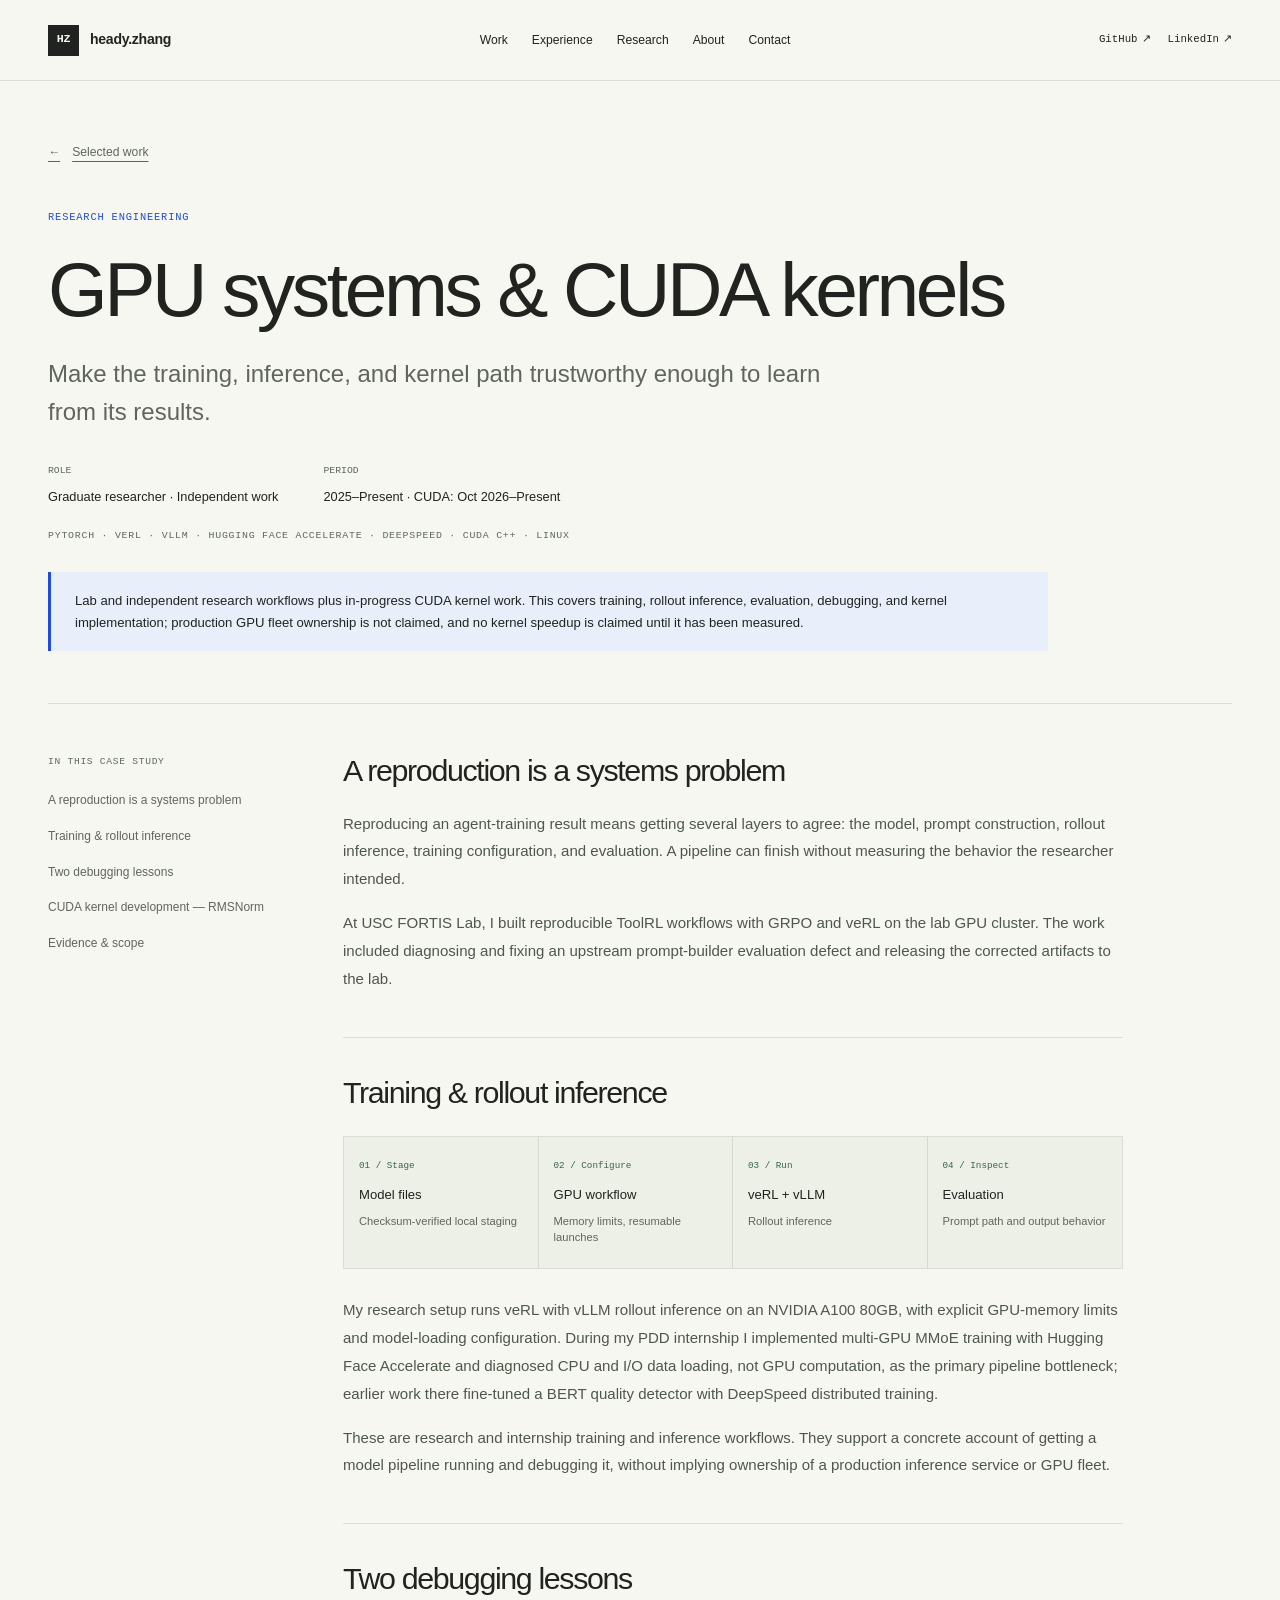
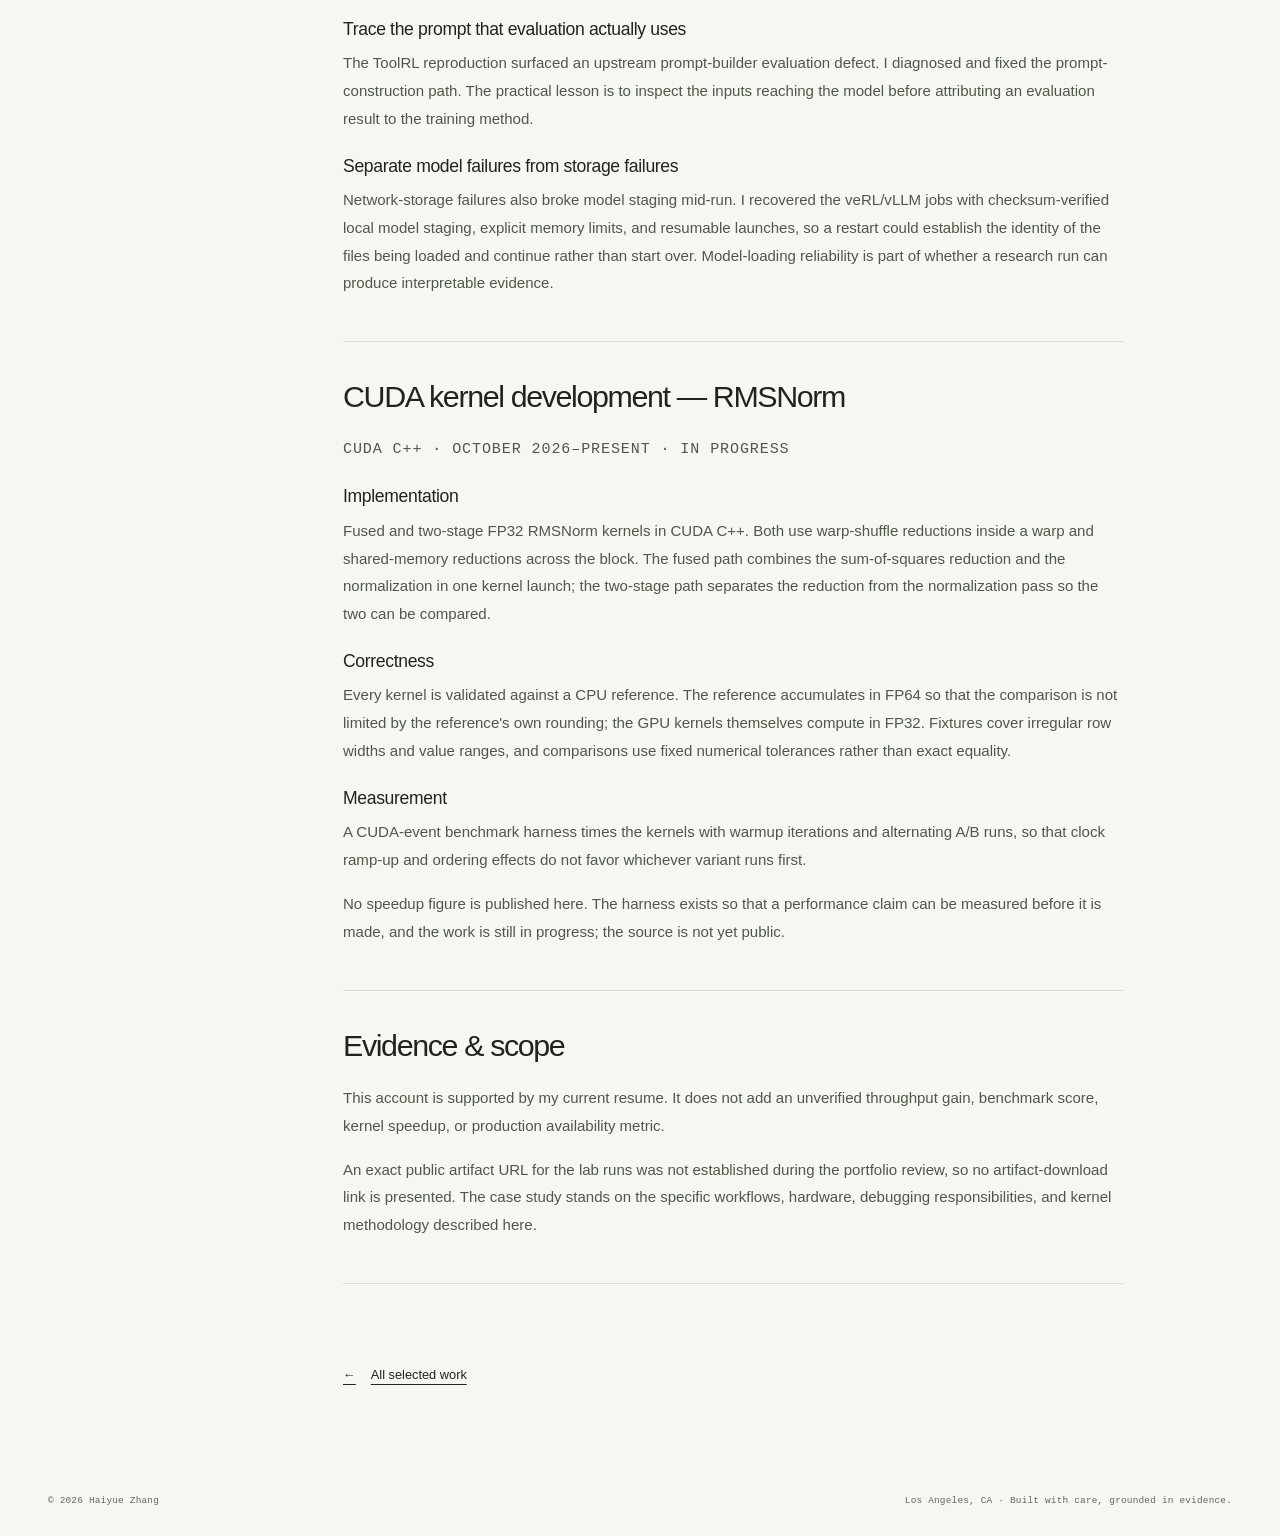
<file: work/gpu-systems/index.html>
<!doctype html>
<html lang="en"><head><meta charset="utf-8"><meta name="viewport" content="width=device-width, initial-scale=1">
<title>GPU systems &amp; CUDA kernels — Heady Zhang</title><meta name="description" content="Make the training, inference, and kernel path trustworthy enough to learn from its results."><meta name="theme-color" content="#f7f7f2">
<link rel="canonical" href="https://headyzhang.github.io/work/gpu-systems/"><meta property="og:title" content="GPU systems &amp; CUDA kernels — Heady Zhang"><meta property="og:description" content="Make the training, inference, and kernel path trustworthy enough to learn from its results."><meta property="og:type" content="article"><meta property="og:url" content="https://headyzhang.github.io/work/gpu-systems/"><meta property="og:site_name" content="Heady Zhang"><meta property="og:locale" content="en_US"><meta name="twitter:card" content="summary">
<link rel="icon" type="image/svg+xml" href="/assets/favicon.svg"><link rel="stylesheet" href="/assets/style.css"><script src="/assets/site.js" defer></script>
<script type="application/ld+json">{"@context": "https://schema.org", "@type": "Person", "name": "Haiyue Zhang", "alternateName": "Heady Zhang", "url": "https://headyzhang.github.io/", "jobTitle": "AI Infrastructure Engineer", "email": "mailto:haiyuez@usc.edu", "sameAs": ["https://github.com/HeadyZhang", "https://www.linkedin.com/in/heady-zhang-a0139b351/"], "alumniOf": [{"@type": "CollegeOrUniversity", "name": "University of Southern California"}, {"@type": "CollegeOrUniversity", "name": "Shanghai Jiao Tong University"}], "homeLocation": {"@type": "Place", "name": "Los Angeles, CA"}}</script></head><body><a class="skip" href="#main">Skip to content</a>
<header class="site-header"><div class="wrap header-inner">
<a class="brand" href="/" aria-label="Heady Zhang, home"><span class="brand-mark" aria-hidden="true">HZ</span>heady.zhang</a>
<button class="menu-toggle" hidden aria-controls="navigation" aria-expanded="false">Menu <span aria-hidden="true">+</span></button>
<nav id="navigation" aria-label="Primary"><div class="nav-sections"><a href="/#work">Work</a><a href="/#experience">Experience</a><a href="/#research">Research</a><a href="/#about">About</a><a href="/#contact">Contact</a></div><div class="nav-social"><a class="external" href="https://github.com/HeadyZhang" target="_blank" rel="noopener noreferrer">GitHub<span aria-hidden="true"> ↗</span><span class="sr-only"> (opens in a new tab)</span></a><a class="external" href="https://www.linkedin.com/in/heady-zhang-a0139b351/" target="_blank" rel="noopener noreferrer">LinkedIn<span aria-hidden="true"> ↗</span><span class="sr-only"> (opens in a new tab)</span></a></div></nav>
</div></header><main id="main" class="wrap"><article><header class="case-hero"><a class="breadcrumb" href="/#work"><span aria-hidden="true">←</span> Selected work</a><p class="project-kicker">Research engineering</p><h1>GPU systems &amp; CUDA kernels</h1><p class="case-deck">Make the training, inference, and kernel path trustworthy enough to learn from its results.</p><dl class="case-metadata"><div><dt>Role</dt><dd>Graduate researcher · Independent work</dd></div><div><dt>Period</dt><dd>2025–Present · CUDA: Oct 2026–Present</dd></div></dl><p class="mono case-stack">PyTorch · veRL · vLLM · Hugging Face Accelerate · DeepSpeed · CUDA C++ · Linux</p><div class="case-status">Lab and independent research workflows plus in-progress CUDA kernel work. This covers training, rollout inference, evaluation, debugging, and kernel implementation; production GPU fleet ownership is not claimed, and no kernel speedup is claimed until it has been measured.</div></header><div class="case-layout"><nav class="case-nav" aria-label="In this case study"><p class="mono">In this case study</p><a href="#problem">A reproduction is a systems problem</a><a href="#workflow">Training &amp; rollout inference</a><a href="#debugging">Two debugging lessons</a><a href="#cuda-rmsnorm">CUDA kernel development — RMSNorm</a><a href="#scope">Evidence &amp; scope</a></nav><div class="case-body"><section class="case-section" id="problem"><h2>A reproduction is a systems problem</h2><p>Reproducing an agent-training result means getting several layers to agree: the model, prompt construction, rollout inference, training configuration, and evaluation. A pipeline can finish without measuring the behavior the researcher intended.</p><p>At USC FORTIS Lab, I built reproducible ToolRL workflows with GRPO and veRL on the lab GPU cluster. The work included diagnosing and fixing an upstream prompt-builder evaluation defect and releasing the corrected artifacts to the lab.</p></section><section class="case-section" id="workflow"><h2>Training &amp; rollout inference</h2><div class="flow" role="img" aria-label="Verify model files, configure GPU training, generate rollouts, and inspect evaluation behavior."><div><span>01 / Stage</span>Model files<small>Checksum-verified local staging</small></div><div><span>02 / Configure</span>GPU workflow<small>Memory limits, resumable launches</small></div><div><span>03 / Run</span>veRL + vLLM<small>Rollout inference</small></div><div><span>04 / Inspect</span>Evaluation<small>Prompt path and output behavior</small></div></div><p>My research setup runs veRL with vLLM rollout inference on an NVIDIA A100 80GB, with explicit GPU-memory limits and model-loading configuration. During my PDD internship I implemented multi-GPU MMoE training with Hugging Face Accelerate and diagnosed CPU and I/O data loading, not GPU computation, as the primary pipeline bottleneck; earlier work there fine-tuned a BERT quality detector with DeepSpeed distributed training.</p><p>These are research and internship training and inference workflows. They support a concrete account of getting a model pipeline running and debugging it, without implying ownership of a production inference service or GPU fleet.</p></section><section class="case-section" id="debugging"><h2>Two debugging lessons</h2><h3>Trace the prompt that evaluation actually uses</h3><p>The ToolRL reproduction surfaced an upstream prompt-builder evaluation defect. I diagnosed and fixed the prompt-construction path. The practical lesson is to inspect the inputs reaching the model before attributing an evaluation result to the training method.</p><h3>Separate model failures from storage failures</h3><p>Network-storage failures also broke model staging mid-run. I recovered the veRL/vLLM jobs with checksum-verified local model staging, explicit memory limits, and resumable launches, so a restart could establish the identity of the files being loaded and continue rather than start over. Model-loading reliability is part of whether a research run can produce interpretable evidence.</p></section><section class="case-section" id="cuda-rmsnorm"><h2>CUDA kernel development — RMSNorm</h2><p class="section-note">CUDA C++ · October 2026–Present · in progress</p><h3>Implementation</h3><p>Fused and two-stage FP32 RMSNorm kernels in CUDA C++. Both use warp-shuffle reductions inside a warp and shared-memory reductions across the block. The fused path combines the sum-of-squares reduction and the normalization in one kernel launch; the two-stage path separates the reduction from the normalization pass so the two can be compared.</p><h3>Correctness</h3><p>Every kernel is validated against a CPU reference. The reference accumulates in FP64 so that the comparison is not limited by the reference's own rounding; the GPU kernels themselves compute in FP32. Fixtures cover irregular row widths and value ranges, and comparisons use fixed numerical tolerances rather than exact equality.</p><h3>Measurement</h3><p>A CUDA-event benchmark harness times the kernels with warmup iterations and alternating A/B runs, so that clock ramp-up and ordering effects do not favor whichever variant runs first.</p><p>No speedup figure is published here. The harness exists so that a performance claim can be measured before it is made, and the work is still in progress; the source is not yet public.</p></section><section class="case-section" id="scope"><h2>Evidence &amp; scope</h2><p>This account is supported by my current resume. It does not add an unverified throughput gain, benchmark score, kernel speedup, or production availability metric.</p><p>An exact public artifact URL for the lab runs was not established during the portfolio review, so no artifact-download link is presented. The case study stands on the specific workflows, hardware, debugging responsibilities, and kernel methodology described here.</p></section><div class="case-end"><a class="text-link" href="/#work"><span aria-hidden="true">←</span> All selected work</a></div></div></div></article></main><footer class="wrap"><div class="site-footer"><span>© 2026 Haiyue Zhang</span><span>Los Angeles, CA · Built with care, grounded in evidence.</span></div></footer></body></html>
</file>
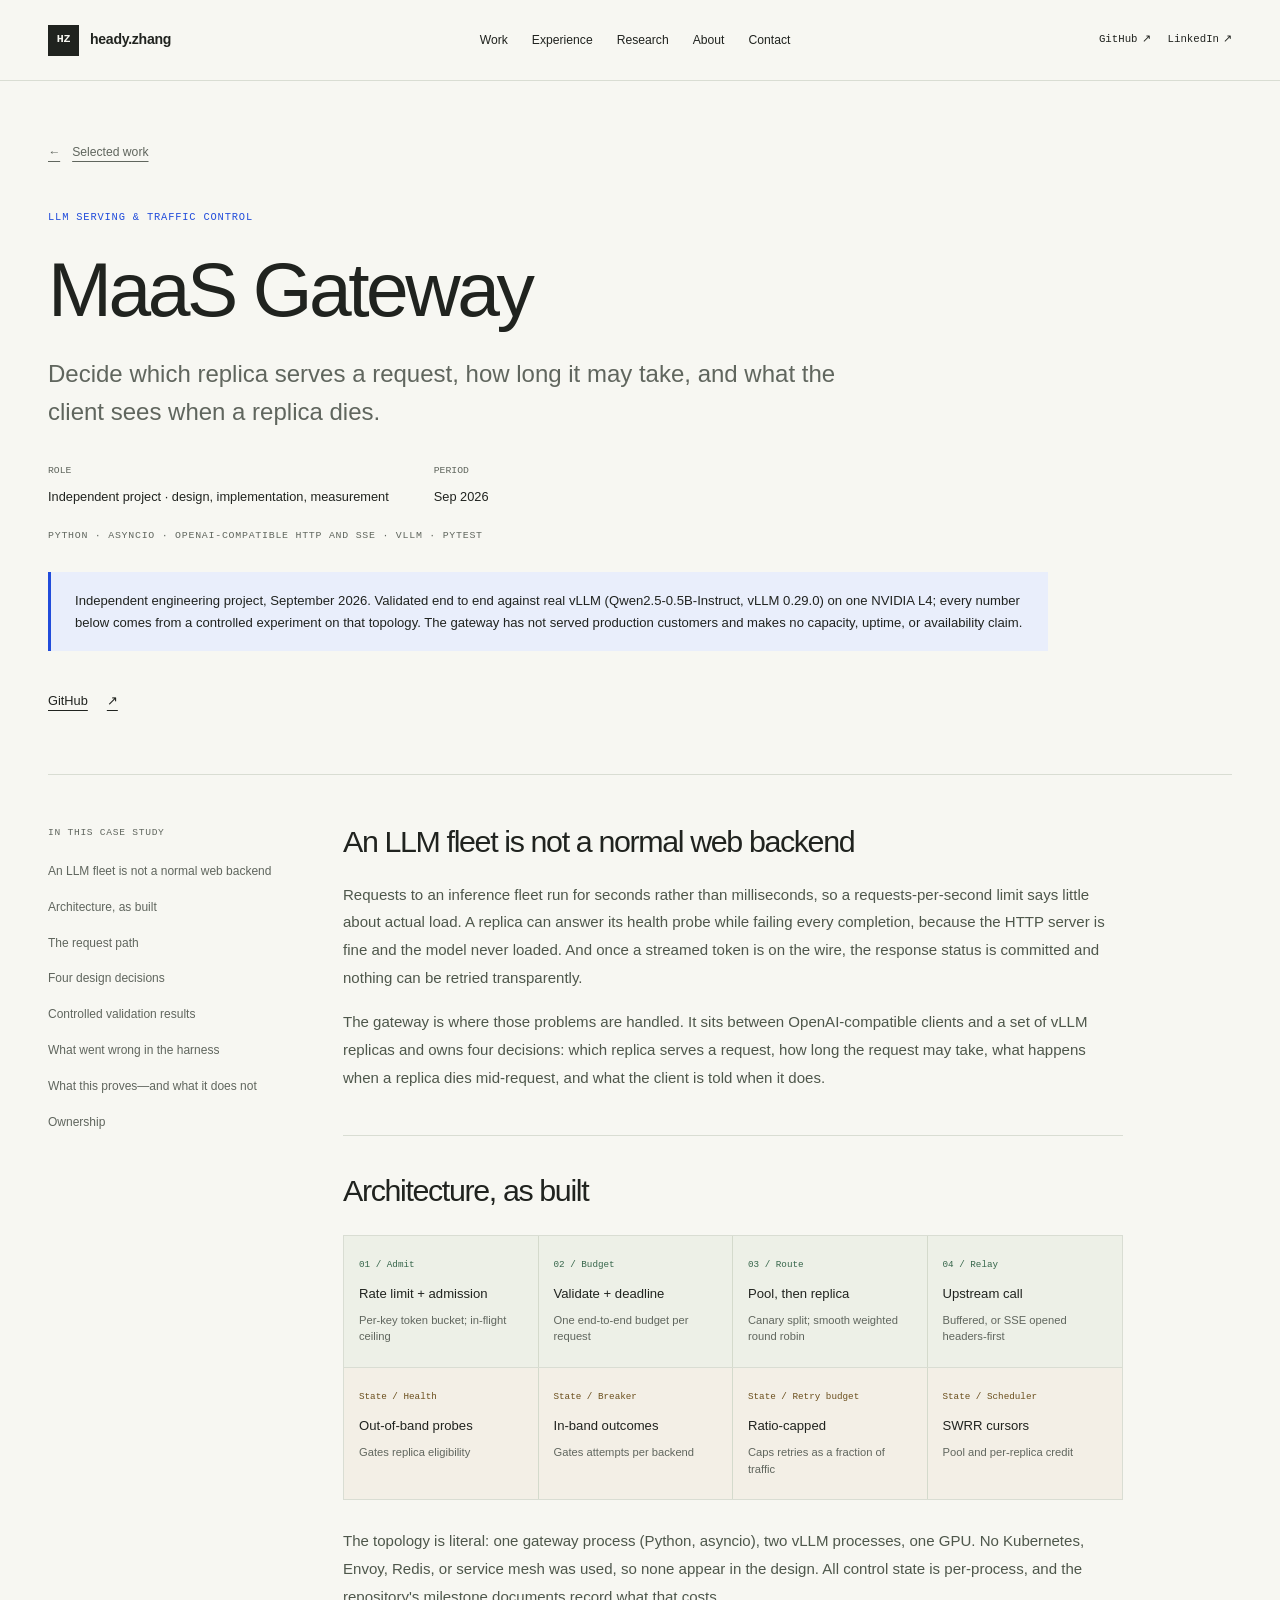
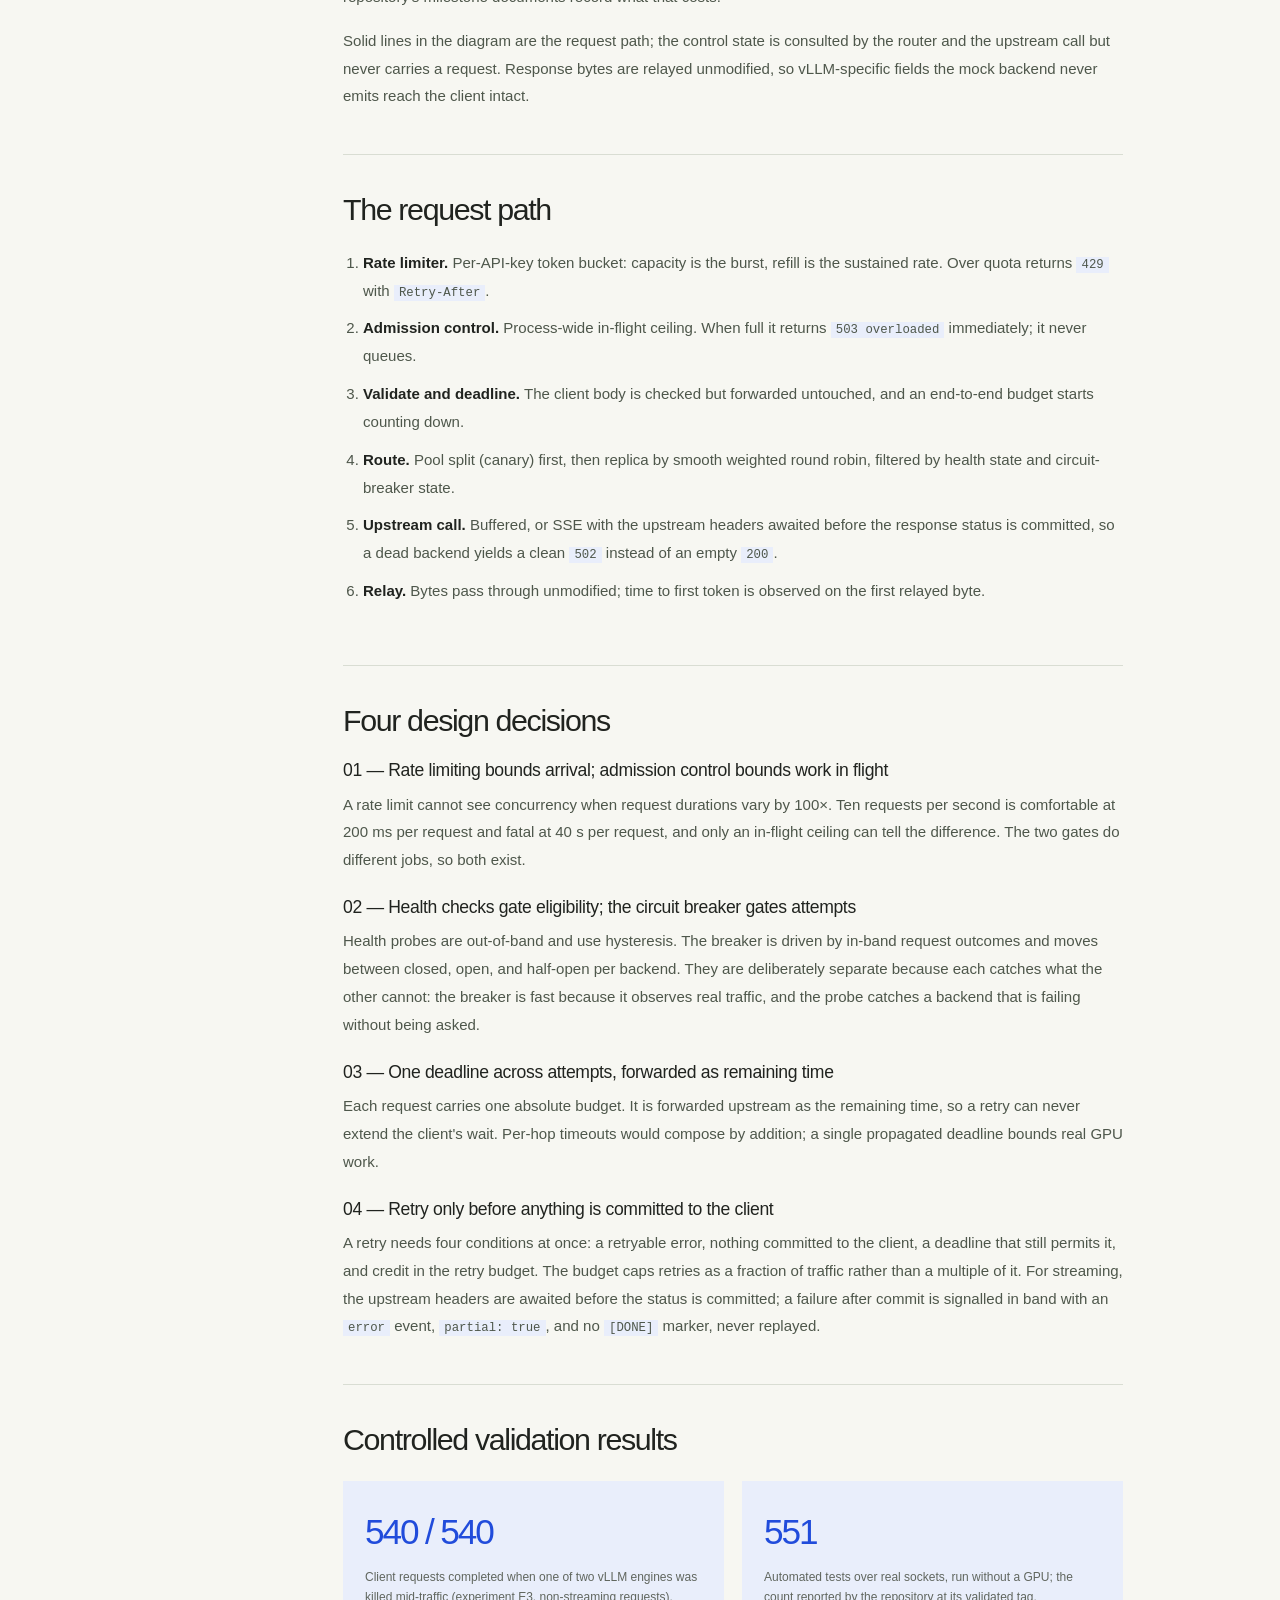
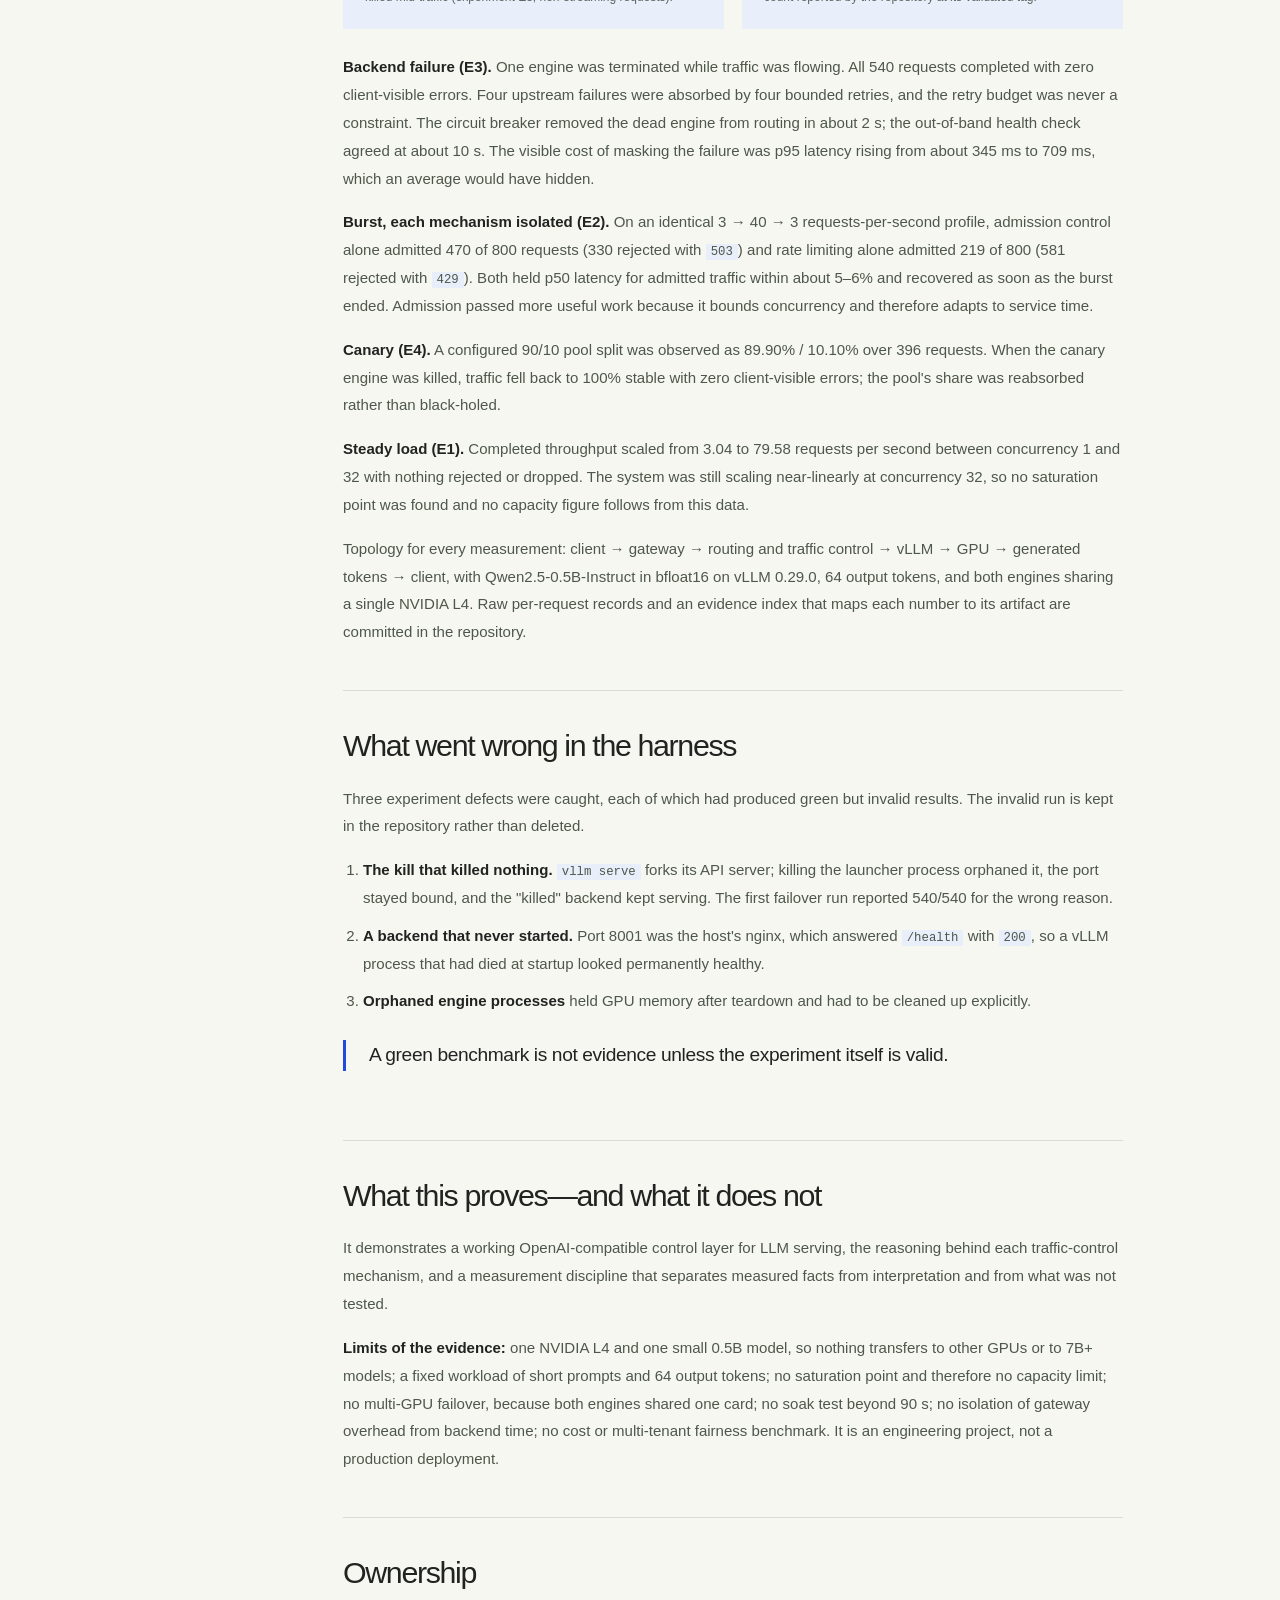
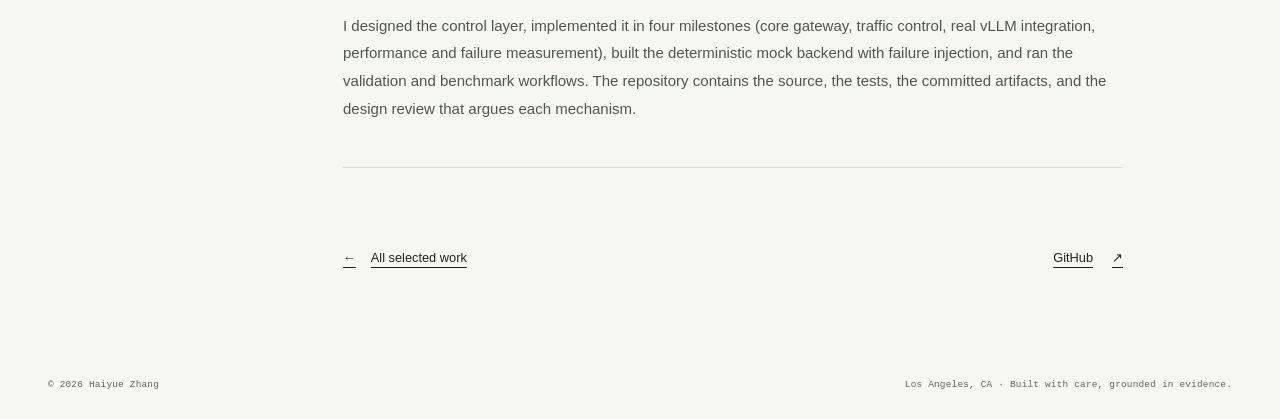
<file: work/maas-gateway/index.html>
<!doctype html>
<html lang="en"><head><meta charset="utf-8"><meta name="viewport" content="width=device-width, initial-scale=1">
<title>MaaS Gateway — Heady Zhang</title><meta name="description" content="Decide which replica serves a request, how long it may take, and what the client sees when a replica dies."><meta name="theme-color" content="#f7f7f2">
<link rel="canonical" href="https://headyzhang.github.io/work/maas-gateway/"><meta property="og:title" content="MaaS Gateway — Heady Zhang"><meta property="og:description" content="Decide which replica serves a request, how long it may take, and what the client sees when a replica dies."><meta property="og:type" content="article"><meta property="og:url" content="https://headyzhang.github.io/work/maas-gateway/"><meta property="og:site_name" content="Heady Zhang"><meta property="og:locale" content="en_US"><meta name="twitter:card" content="summary">
<link rel="icon" type="image/svg+xml" href="/assets/favicon.svg"><link rel="stylesheet" href="/assets/style.css"><script src="/assets/site.js" defer></script>
<script type="application/ld+json">{"@context": "https://schema.org", "@type": "Person", "name": "Haiyue Zhang", "alternateName": "Heady Zhang", "url": "https://headyzhang.github.io/", "jobTitle": "AI Infrastructure Engineer", "email": "mailto:haiyuez@usc.edu", "sameAs": ["https://github.com/HeadyZhang", "https://www.linkedin.com/in/heady-zhang-a0139b351/"], "alumniOf": [{"@type": "CollegeOrUniversity", "name": "University of Southern California"}, {"@type": "CollegeOrUniversity", "name": "Shanghai Jiao Tong University"}], "homeLocation": {"@type": "Place", "name": "Los Angeles, CA"}}</script></head><body><a class="skip" href="#main">Skip to content</a>
<header class="site-header"><div class="wrap header-inner">
<a class="brand" href="/" aria-label="Heady Zhang, home"><span class="brand-mark" aria-hidden="true">HZ</span>heady.zhang</a>
<button class="menu-toggle" hidden aria-controls="navigation" aria-expanded="false">Menu <span aria-hidden="true">+</span></button>
<nav id="navigation" aria-label="Primary"><div class="nav-sections"><a href="/#work">Work</a><a href="/#experience">Experience</a><a href="/#research">Research</a><a href="/#about">About</a><a href="/#contact">Contact</a></div><div class="nav-social"><a class="external" href="https://github.com/HeadyZhang" target="_blank" rel="noopener noreferrer">GitHub<span aria-hidden="true"> ↗</span><span class="sr-only"> (opens in a new tab)</span></a><a class="external" href="https://www.linkedin.com/in/heady-zhang-a0139b351/" target="_blank" rel="noopener noreferrer">LinkedIn<span aria-hidden="true"> ↗</span><span class="sr-only"> (opens in a new tab)</span></a></div></nav>
</div></header><main id="main" class="wrap"><article><header class="case-hero"><a class="breadcrumb" href="/#work"><span aria-hidden="true">←</span> Selected work</a><p class="project-kicker">LLM serving &amp; traffic control</p><h1>MaaS Gateway</h1><p class="case-deck">Decide which replica serves a request, how long it may take, and what the client sees when a replica dies.</p><dl class="case-metadata"><div><dt>Role</dt><dd>Independent project · design, implementation, measurement</dd></div><div><dt>Period</dt><dd>Sep 2026</dd></div></dl><p class="mono case-stack">Python · asyncio · OpenAI-compatible HTTP and SSE · vLLM · pytest</p><div class="case-status">Independent engineering project, September 2026. Validated end to end against real vLLM (Qwen2.5-0.5B-Instruct, vLLM 0.29.0) on one NVIDIA L4; every number below comes from a controlled experiment on that topology. The gateway has not served production customers and makes no capacity, uptime, or availability claim.</div><div class="actions"><a class="text-link external" href="https://github.com/HeadyZhang/maas-gateway" target="_blank" rel="noopener noreferrer">GitHub<span aria-hidden="true"> ↗</span><span class="sr-only"> (opens in a new tab)</span></a></div></header><div class="case-layout"><nav class="case-nav" aria-label="In this case study"><p class="mono">In this case study</p><a href="#problem">An LLM fleet is not a normal web backend</a><a href="#architecture">Architecture, as built</a><a href="#request-path">The request path</a><a href="#decisions">Four design decisions</a><a href="#validation">Controlled validation results</a><a href="#defects">What went wrong in the harness</a><a href="#scope">What this proves—and what it does not</a><a href="#ownership">Ownership</a></nav><div class="case-body"><section class="case-section" id="problem"><h2>An LLM fleet is not a normal web backend</h2><p>Requests to an inference fleet run for seconds rather than milliseconds, so a requests-per-second limit says little about actual load. A replica can answer its health probe while failing every completion, because the HTTP server is fine and the model never loaded. And once a streamed token is on the wire, the response status is committed and nothing can be retried transparently.</p><p>The gateway is where those problems are handled. It sits between OpenAI-compatible clients and a set of vLLM replicas and owns four decisions: which replica serves a request, how long the request may take, what happens when a replica dies mid-request, and what the client is told when it does.</p></section><section class="case-section" id="architecture"><h2>Architecture, as built</h2><div class="flow" role="img" aria-label="Request path: admit, budget, route, relay. A request passes the rate limiter and admission control, receives one end-to-end deadline, is routed by pool and then replica, and is relayed to a vLLM process."><div><span>01 / Admit</span>Rate limit + admission<small>Per-key token bucket; in-flight ceiling</small></div><div><span>02 / Budget</span>Validate + deadline<small>One end-to-end budget per request</small></div><div><span>03 / Route</span>Pool, then replica<small>Canary split; smooth weighted round robin</small></div><div><span>04 / Relay</span>Upstream call<small>Buffered, or SSE opened headers-first</small></div></div><div class="flow flow-state" role="img" aria-label="Control state consulted by the request path: health state gates eligibility, the circuit breaker gates attempts, the retry budget caps retries, and scheduler credit picks the next replica."><div><span>State / Health</span>Out-of-band probes<small>Gates replica eligibility</small></div><div><span>State / Breaker</span>In-band outcomes<small>Gates attempts per backend</small></div><div><span>State / Retry budget</span>Ratio-capped<small>Caps retries as a fraction of traffic</small></div><div><span>State / Scheduler</span>SWRR cursors<small>Pool and per-replica credit</small></div></div><p>The topology is literal: one gateway process (Python, asyncio), two vLLM processes, one GPU. No Kubernetes, Envoy, Redis, or service mesh was used, so none appear in the design. All control state is per-process, and the repository's milestone documents record what that costs.</p><p>Solid lines in the diagram are the request path; the control state is consulted by the router and the upstream call but never carries a request. Response bytes are relayed unmodified, so vLLM-specific fields the mock backend never emits reach the client intact.</p></section><section class="case-section" id="request-path"><h2>The request path</h2><ol><li><strong>Rate limiter.</strong> Per-API-key token bucket: capacity is the burst, refill is the sustained rate. Over quota returns <code>429</code> with <code>Retry-After</code>.</li><li><strong>Admission control.</strong> Process-wide in-flight ceiling. When full it returns <code>503 overloaded</code> immediately; it never queues.</li><li><strong>Validate and deadline.</strong> The client body is checked but forwarded untouched, and an end-to-end budget starts counting down.</li><li><strong>Route.</strong> Pool split (canary) first, then replica by smooth weighted round robin, filtered by health state and circuit-breaker state.</li><li><strong>Upstream call.</strong> Buffered, or SSE with the upstream headers awaited before the response status is committed, so a dead backend yields a clean <code>502</code> instead of an empty <code>200</code>.</li><li><strong>Relay.</strong> Bytes pass through unmodified; time to first token is observed on the first relayed byte.</li></ol></section><section class="case-section" id="decisions"><h2>Four design decisions</h2><h3>01 — Rate limiting bounds arrival; admission control bounds work in flight</h3><p>A rate limit cannot see concurrency when request durations vary by 100×. Ten requests per second is comfortable at 200 ms per request and fatal at 40 s per request, and only an in-flight ceiling can tell the difference. The two gates do different jobs, so both exist.</p><h3>02 — Health checks gate eligibility; the circuit breaker gates attempts</h3><p>Health probes are out-of-band and use hysteresis. The breaker is driven by in-band request outcomes and moves between closed, open, and half-open per backend. They are deliberately separate because each catches what the other cannot: the breaker is fast because it observes real traffic, and the probe catches a backend that is failing without being asked.</p><h3>03 — One deadline across attempts, forwarded as remaining time</h3><p>Each request carries one absolute budget. It is forwarded upstream as the remaining time, so a retry can never extend the client's wait. Per-hop timeouts would compose by addition; a single propagated deadline bounds real GPU work.</p><h3>04 — Retry only before anything is committed to the client</h3><p>A retry needs four conditions at once: a retryable error, nothing committed to the client, a deadline that still permits it, and credit in the retry budget. The budget caps retries as a fraction of traffic rather than a multiple of it. For streaming, the upstream headers are awaited before the status is committed; a failure after commit is signalled in band with an <code>error</code> event, <code>partial: true</code>, and no <code>[DONE]</code> marker, never replayed.</p></section><section class="case-section" id="validation"><h2>Controlled validation results</h2><div class="case-evidence"><div><strong>540 / 540</strong><span>Client requests completed when one of two vLLM engines was killed mid-traffic (experiment E3, non-streaming requests).</span></div><div><strong>551</strong><span>Automated tests over real sockets, run without a GPU; the count reported by the repository at its validated tag.</span></div></div><p><strong>Backend failure (E3).</strong> One engine was terminated while traffic was flowing. All 540 requests completed with zero client-visible errors. Four upstream failures were absorbed by four bounded retries, and the retry budget was never a constraint. The circuit breaker removed the dead engine from routing in about 2 s; the out-of-band health check agreed at about 10 s. The visible cost of masking the failure was p95 latency rising from about 345 ms to 709 ms, which an average would have hidden.</p><p><strong>Burst, each mechanism isolated (E2).</strong> On an identical 3 → 40 → 3 requests-per-second profile, admission control alone admitted 470 of 800 requests (330 rejected with <code>503</code>) and rate limiting alone admitted 219 of 800 (581 rejected with <code>429</code>). Both held p50 latency for admitted traffic within about 5–6% and recovered as soon as the burst ended. Admission passed more useful work because it bounds concurrency and therefore adapts to service time.</p><p><strong>Canary (E4).</strong> A configured 90/10 pool split was observed as 89.90% / 10.10% over 396 requests. When the canary engine was killed, traffic fell back to 100% stable with zero client-visible errors; the pool's share was reabsorbed rather than black-holed.</p><p><strong>Steady load (E1).</strong> Completed throughput scaled from 3.04 to 79.58 requests per second between concurrency 1 and 32 with nothing rejected or dropped. The system was still scaling near-linearly at concurrency 32, so no saturation point was found and no capacity figure follows from this data.</p><p>Topology for every measurement: client → gateway → routing and traffic control → vLLM → GPU → generated tokens → client, with Qwen2.5-0.5B-Instruct in bfloat16 on vLLM 0.29.0, 64 output tokens, and both engines sharing a single NVIDIA L4. Raw per-request records and an evidence index that maps each number to its artifact are committed in the repository.</p></section><section class="case-section" id="defects"><h2>What went wrong in the harness</h2><p>Three experiment defects were caught, each of which had produced green but invalid results. The invalid run is kept in the repository rather than deleted.</p><ol><li><strong>The kill that killed nothing.</strong> <code>vllm serve</code> forks its API server; killing the launcher process orphaned it, the port stayed bound, and the "killed" backend kept serving. The first failover run reported 540/540 for the wrong reason.</li><li><strong>A backend that never started.</strong> Port 8001 was the host's nginx, which answered <code>/health</code> with <code>200</code>, so a vLLM process that had died at startup looked permanently healthy.</li><li><strong>Orphaned engine processes</strong> held GPU memory after teardown and had to be cleaned up explicitly.</li></ol><blockquote>A green benchmark is not evidence unless the experiment itself is valid.</blockquote></section><section class="case-section" id="scope"><h2>What this proves—and what it does not</h2><p>It demonstrates a working OpenAI-compatible control layer for LLM serving, the reasoning behind each traffic-control mechanism, and a measurement discipline that separates measured facts from interpretation and from what was not tested.</p><p><strong>Limits of the evidence:</strong> one NVIDIA L4 and one small 0.5B model, so nothing transfers to other GPUs or to 7B+ models; a fixed workload of short prompts and 64 output tokens; no saturation point and therefore no capacity limit; no multi-GPU failover, because both engines shared one card; no soak test beyond 90 s; no isolation of gateway overhead from backend time; no cost or multi-tenant fairness benchmark. It is an engineering project, not a production deployment.</p></section><section class="case-section" id="ownership"><h2>Ownership</h2><p>I designed the control layer, implemented it in four milestones (core gateway, traffic control, real vLLM integration, performance and failure measurement), built the deterministic mock backend with failure injection, and ran the validation and benchmark workflows. The repository contains the source, the tests, the committed artifacts, and the design review that argues each mechanism.</p></section><div class="case-end"><a class="text-link" href="/#work"><span aria-hidden="true">←</span> All selected work</a><a class="text-link external" href="https://github.com/HeadyZhang/maas-gateway" target="_blank" rel="noopener noreferrer">GitHub<span aria-hidden="true"> ↗</span><span class="sr-only"> (opens in a new tab)</span></a></div></div></div></article></main><footer class="wrap"><div class="site-footer"><span>© 2026 Haiyue Zhang</span><span>Los Angeles, CA · Built with care, grounded in evidence.</span></div></footer></body></html>
</file>
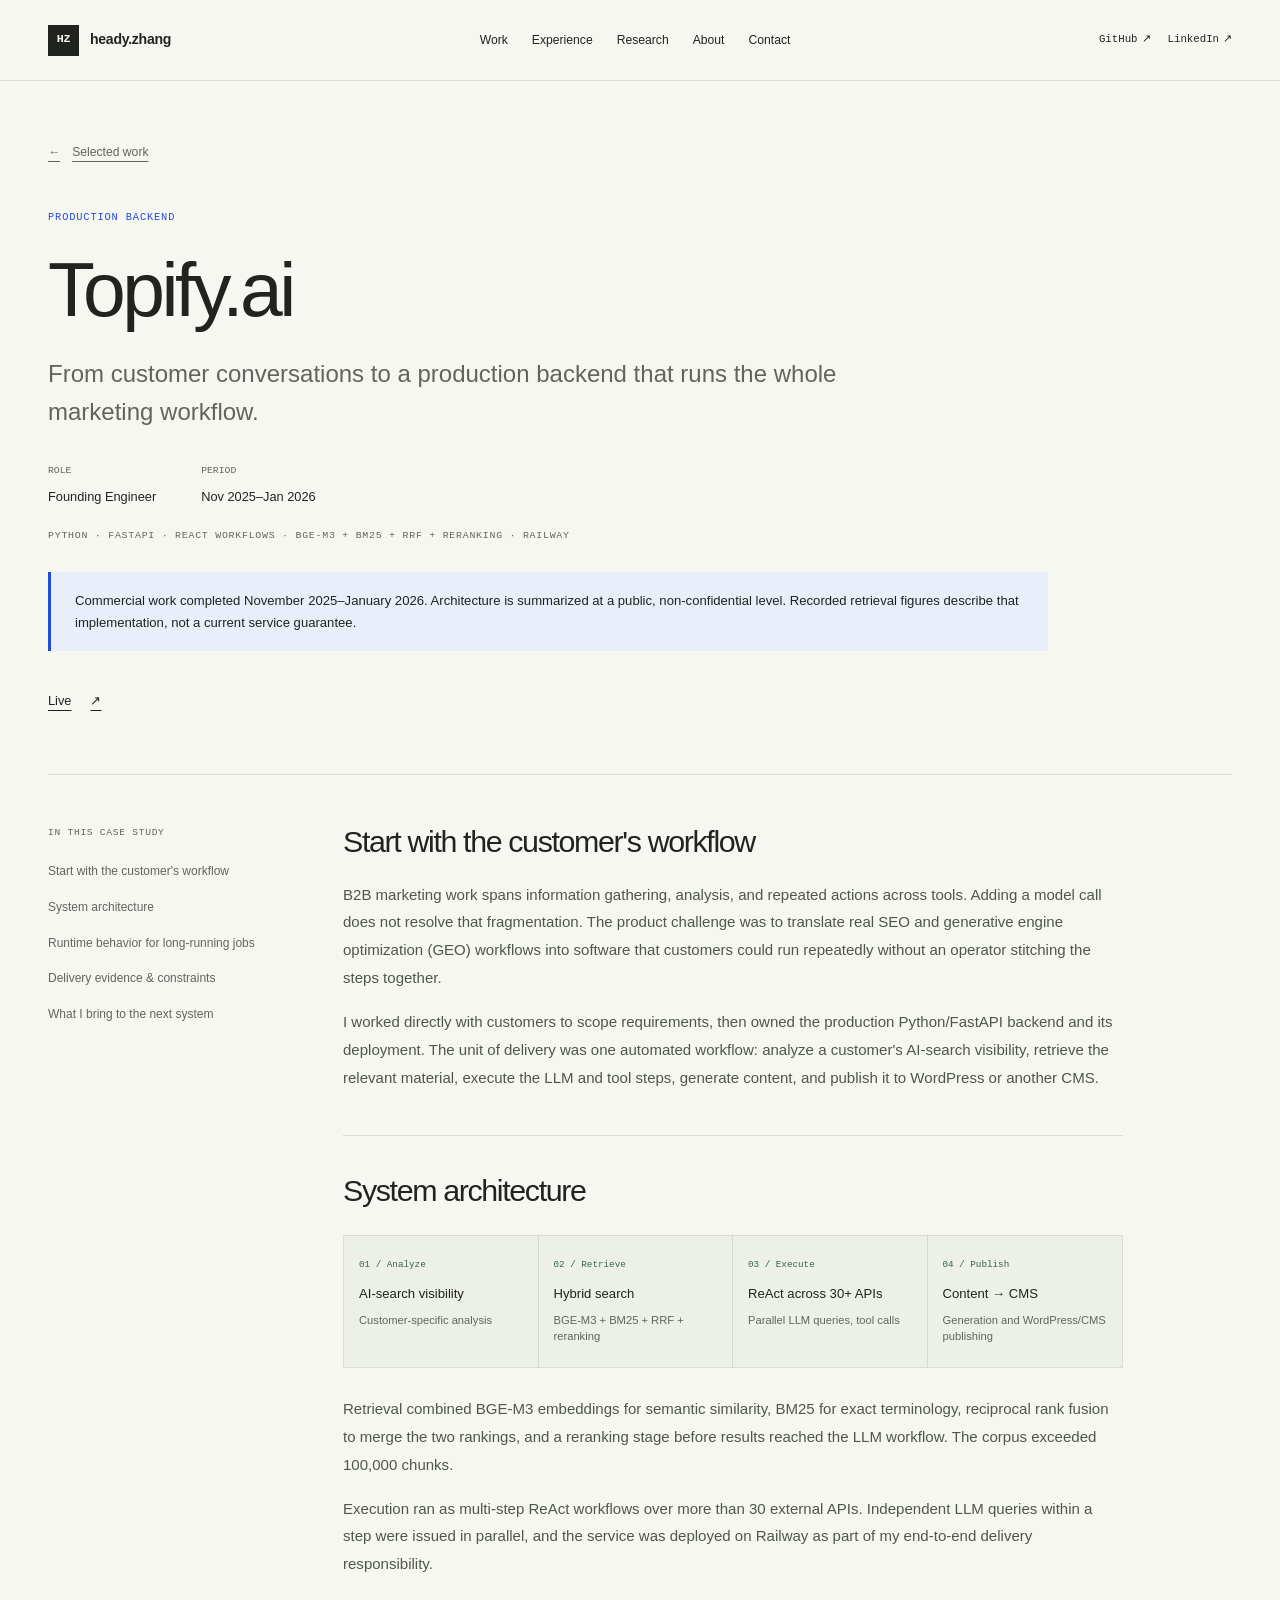
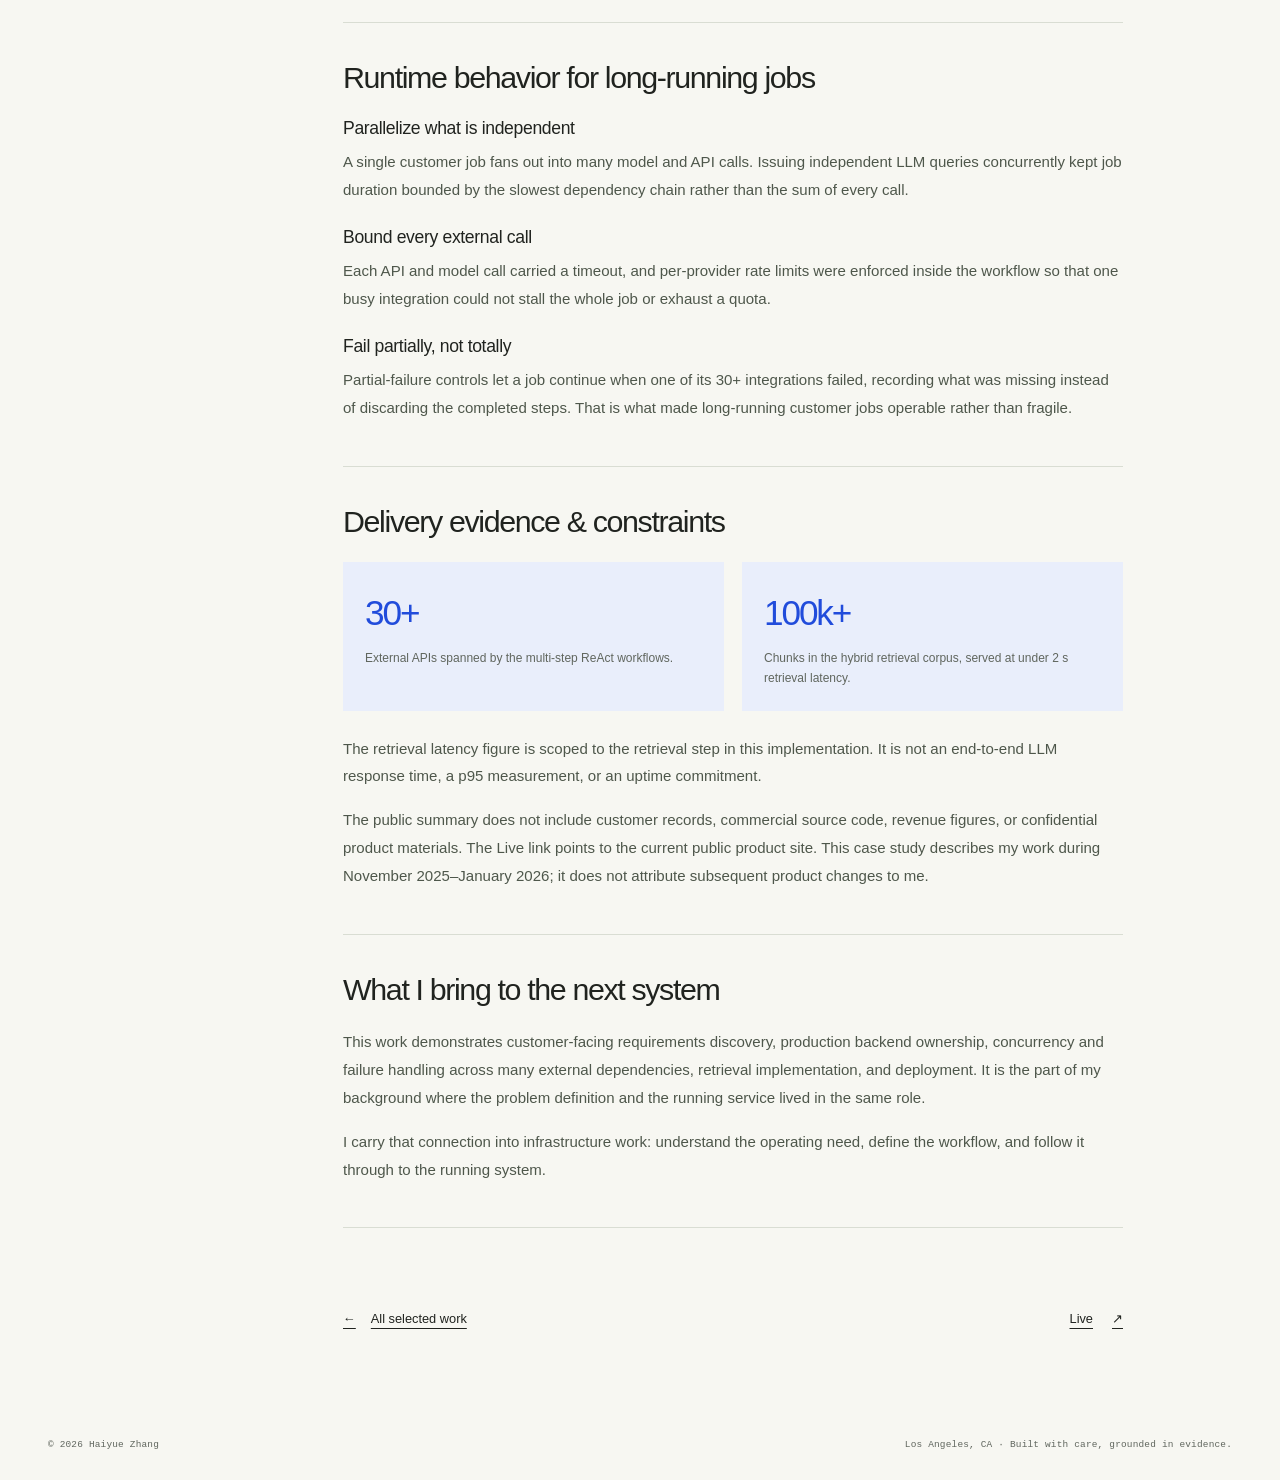
<file: work/topify/index.html>
<!doctype html>
<html lang="en"><head><meta charset="utf-8"><meta name="viewport" content="width=device-width, initial-scale=1">
<title>Topify.ai — Heady Zhang</title><meta name="description" content="From customer conversations to a production backend that runs the whole marketing workflow."><meta name="theme-color" content="#f7f7f2">
<link rel="canonical" href="https://headyzhang.github.io/work/topify/"><meta property="og:title" content="Topify.ai — Heady Zhang"><meta property="og:description" content="From customer conversations to a production backend that runs the whole marketing workflow."><meta property="og:type" content="article"><meta property="og:url" content="https://headyzhang.github.io/work/topify/"><meta property="og:site_name" content="Heady Zhang"><meta property="og:locale" content="en_US"><meta name="twitter:card" content="summary">
<link rel="icon" type="image/svg+xml" href="/assets/favicon.svg"><link rel="stylesheet" href="/assets/style.css"><script src="/assets/site.js" defer></script>
<script type="application/ld+json">{"@context": "https://schema.org", "@type": "Person", "name": "Haiyue Zhang", "alternateName": "Heady Zhang", "url": "https://headyzhang.github.io/", "jobTitle": "AI Infrastructure Engineer", "email": "mailto:haiyuez@usc.edu", "sameAs": ["https://github.com/HeadyZhang", "https://www.linkedin.com/in/heady-zhang-a0139b351/"], "alumniOf": [{"@type": "CollegeOrUniversity", "name": "University of Southern California"}, {"@type": "CollegeOrUniversity", "name": "Shanghai Jiao Tong University"}], "homeLocation": {"@type": "Place", "name": "Los Angeles, CA"}}</script></head><body><a class="skip" href="#main">Skip to content</a>
<header class="site-header"><div class="wrap header-inner">
<a class="brand" href="/" aria-label="Heady Zhang, home"><span class="brand-mark" aria-hidden="true">HZ</span>heady.zhang</a>
<button class="menu-toggle" hidden aria-controls="navigation" aria-expanded="false">Menu <span aria-hidden="true">+</span></button>
<nav id="navigation" aria-label="Primary"><div class="nav-sections"><a href="/#work">Work</a><a href="/#experience">Experience</a><a href="/#research">Research</a><a href="/#about">About</a><a href="/#contact">Contact</a></div><div class="nav-social"><a class="external" href="https://github.com/HeadyZhang" target="_blank" rel="noopener noreferrer">GitHub<span aria-hidden="true"> ↗</span><span class="sr-only"> (opens in a new tab)</span></a><a class="external" href="https://www.linkedin.com/in/heady-zhang-a0139b351/" target="_blank" rel="noopener noreferrer">LinkedIn<span aria-hidden="true"> ↗</span><span class="sr-only"> (opens in a new tab)</span></a></div></nav>
</div></header><main id="main" class="wrap"><article><header class="case-hero"><a class="breadcrumb" href="/#work"><span aria-hidden="true">←</span> Selected work</a><p class="project-kicker">Production backend</p><h1>Topify.ai</h1><p class="case-deck">From customer conversations to a production backend that runs the whole marketing workflow.</p><dl class="case-metadata"><div><dt>Role</dt><dd>Founding Engineer</dd></div><div><dt>Period</dt><dd>Nov 2025–Jan 2026</dd></div></dl><p class="mono case-stack">Python · FastAPI · ReAct workflows · BGE-M3 + BM25 + RRF + reranking · Railway</p><div class="case-status">Commercial work completed November 2025–January 2026. Architecture is summarized at a public, non-confidential level. Recorded retrieval figures describe that implementation, not a current service guarantee.</div><div class="actions"><a class="text-link external" href="https://topify.ai/" target="_blank" rel="noopener noreferrer">Live<span aria-hidden="true"> ↗</span><span class="sr-only"> (opens in a new tab)</span></a></div></header><div class="case-layout"><nav class="case-nav" aria-label="In this case study"><p class="mono">In this case study</p><a href="#problem">Start with the customer&#x27;s workflow</a><a href="#architecture">System architecture</a><a href="#runtime">Runtime behavior for long-running jobs</a><a href="#evidence">Delivery evidence &amp; constraints</a><a href="#takeaway">What I bring to the next system</a></nav><div class="case-body"><section class="case-section" id="problem"><h2>Start with the customer&#x27;s workflow</h2><p>B2B marketing work spans information gathering, analysis, and repeated actions across tools. Adding a model call does not resolve that fragmentation. The product challenge was to translate real SEO and generative engine optimization (GEO) workflows into software that customers could run repeatedly without an operator stitching the steps together.</p><p>I worked directly with customers to scope requirements, then owned the production Python/FastAPI backend and its deployment. The unit of delivery was one automated workflow: analyze a customer's AI-search visibility, retrieve the relevant material, execute the LLM and tool steps, generate content, and publish it to WordPress or another CMS.</p></section><section class="case-section" id="architecture"><h2>System architecture</h2><div class="flow" role="img" aria-label="The backend analyzes AI-search visibility, retrieves with hybrid search, executes ReAct workflows across 30+ APIs with parallel LLM queries, and publishes generated content to WordPress or a CMS."><div><span>01 / Analyze</span>AI-search visibility<small>Customer-specific analysis</small></div><div><span>02 / Retrieve</span>Hybrid search<small>BGE-M3 + BM25 + RRF + reranking</small></div><div><span>03 / Execute</span>ReAct across 30+ APIs<small>Parallel LLM queries, tool calls</small></div><div><span>04 / Publish</span>Content → CMS<small>Generation and WordPress/CMS publishing</small></div></div><p>Retrieval combined BGE-M3 embeddings for semantic similarity, BM25 for exact terminology, reciprocal rank fusion to merge the two rankings, and a reranking stage before results reached the LLM workflow. The corpus exceeded 100,000 chunks.</p><p>Execution ran as multi-step ReAct workflows over more than 30 external APIs. Independent LLM queries within a step were issued in parallel, and the service was deployed on Railway as part of my end-to-end delivery responsibility.</p></section><section class="case-section" id="runtime"><h2>Runtime behavior for long-running jobs</h2><h3>Parallelize what is independent</h3><p>A single customer job fans out into many model and API calls. Issuing independent LLM queries concurrently kept job duration bounded by the slowest dependency chain rather than the sum of every call.</p><h3>Bound every external call</h3><p>Each API and model call carried a timeout, and per-provider rate limits were enforced inside the workflow so that one busy integration could not stall the whole job or exhaust a quota.</p><h3>Fail partially, not totally</h3><p>Partial-failure controls let a job continue when one of its 30+ integrations failed, recording what was missing instead of discarding the completed steps. That is what made long-running customer jobs operable rather than fragile.</p></section><section class="case-section" id="evidence"><h2>Delivery evidence &amp; constraints</h2><div class="case-evidence"><div><strong>30+</strong><span>External APIs spanned by the multi-step ReAct workflows.</span></div><div><strong>100k+</strong><span>Chunks in the hybrid retrieval corpus, served at under 2 s retrieval latency.</span></div></div><p>The retrieval latency figure is scoped to the retrieval step in this implementation. It is not an end-to-end LLM response time, a p95 measurement, or an uptime commitment.</p><p>The public summary does not include customer records, commercial source code, revenue figures, or confidential product materials. The Live link points to the current public product site. This case study describes my work during November 2025–January 2026; it does not attribute subsequent product changes to me.</p></section><section class="case-section" id="takeaway"><h2>What I bring to the next system</h2><p>This work demonstrates customer-facing requirements discovery, production backend ownership, concurrency and failure handling across many external dependencies, retrieval implementation, and deployment. It is the part of my background where the problem definition and the running service lived in the same role.</p><p>I carry that connection into infrastructure work: understand the operating need, define the workflow, and follow it through to the running system.</p></section><div class="case-end"><a class="text-link" href="/#work"><span aria-hidden="true">←</span> All selected work</a><a class="text-link external" href="https://topify.ai/" target="_blank" rel="noopener noreferrer">Live<span aria-hidden="true"> ↗</span><span class="sr-only"> (opens in a new tab)</span></a></div></div></div></article></main><footer class="wrap"><div class="site-footer"><span>© 2026 Haiyue Zhang</span><span>Los Angeles, CA · Built with care, grounded in evidence.</span></div></footer></body></html>
</file>
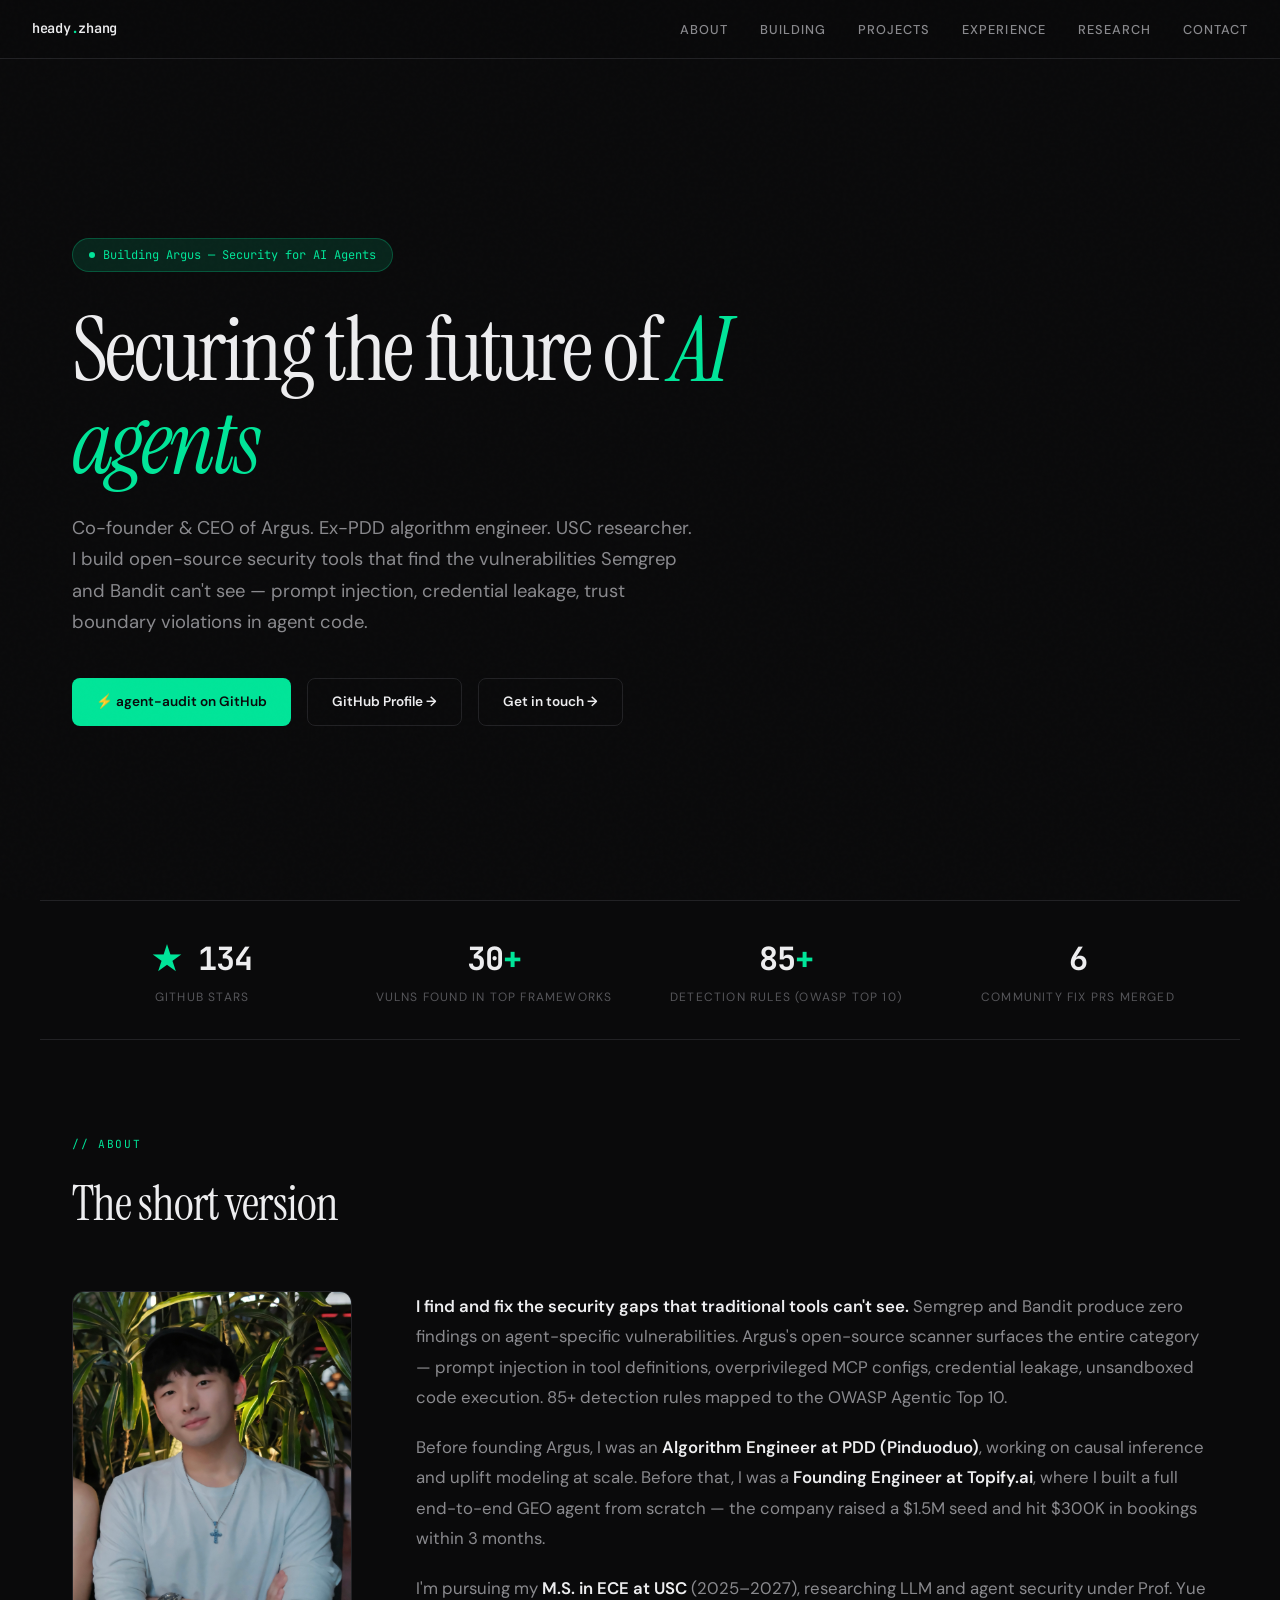
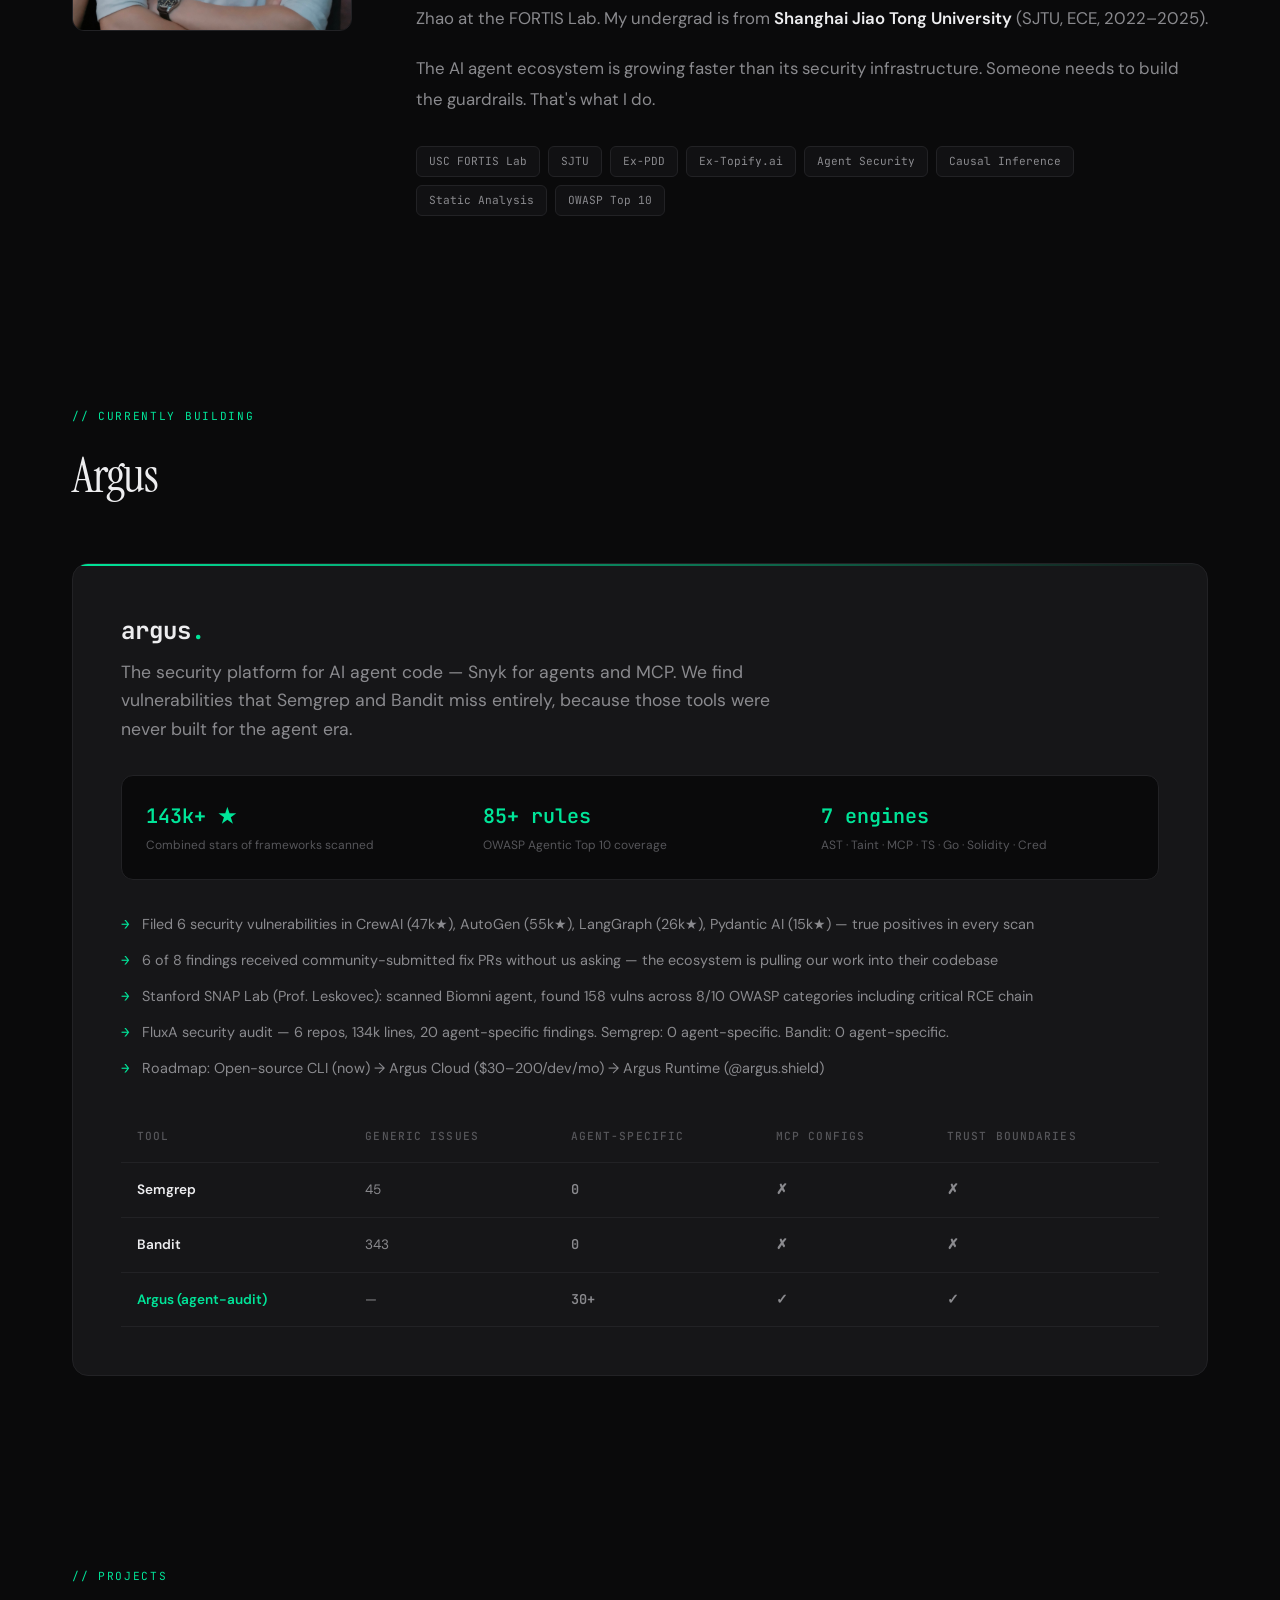
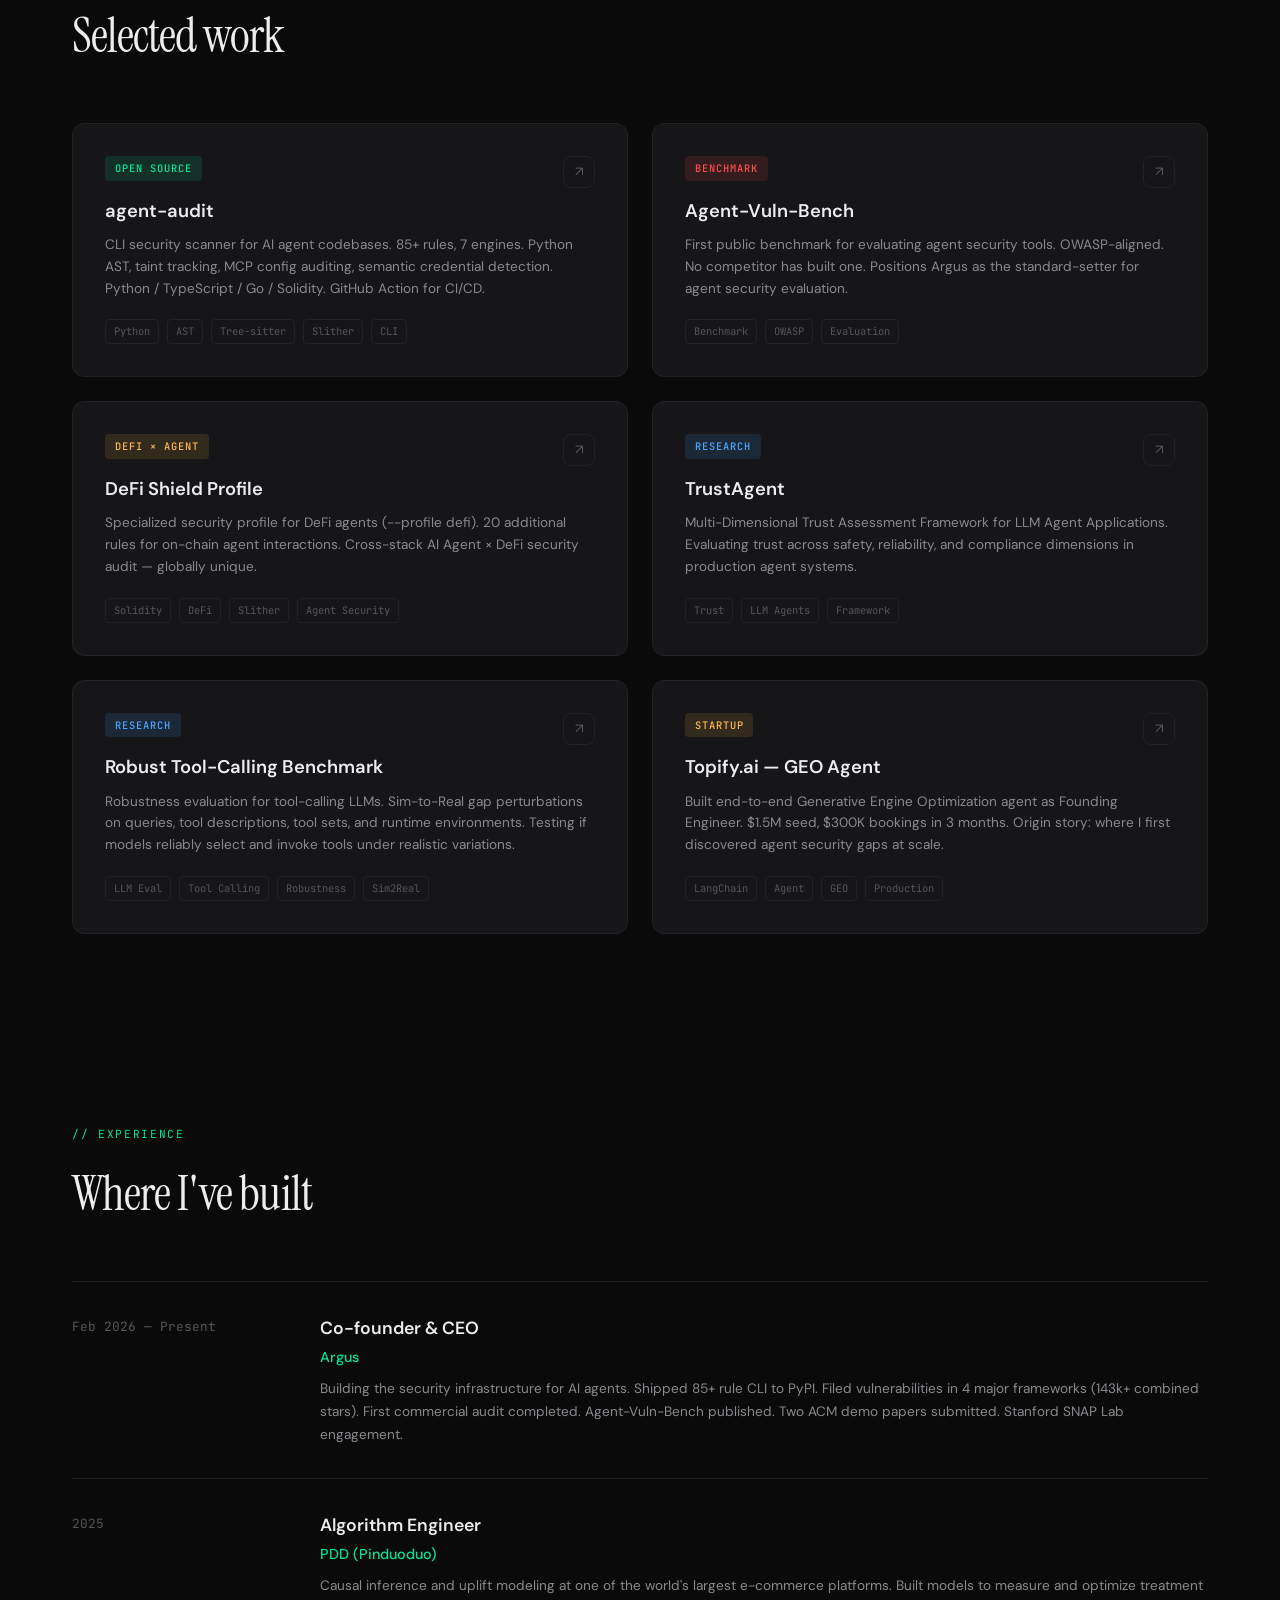
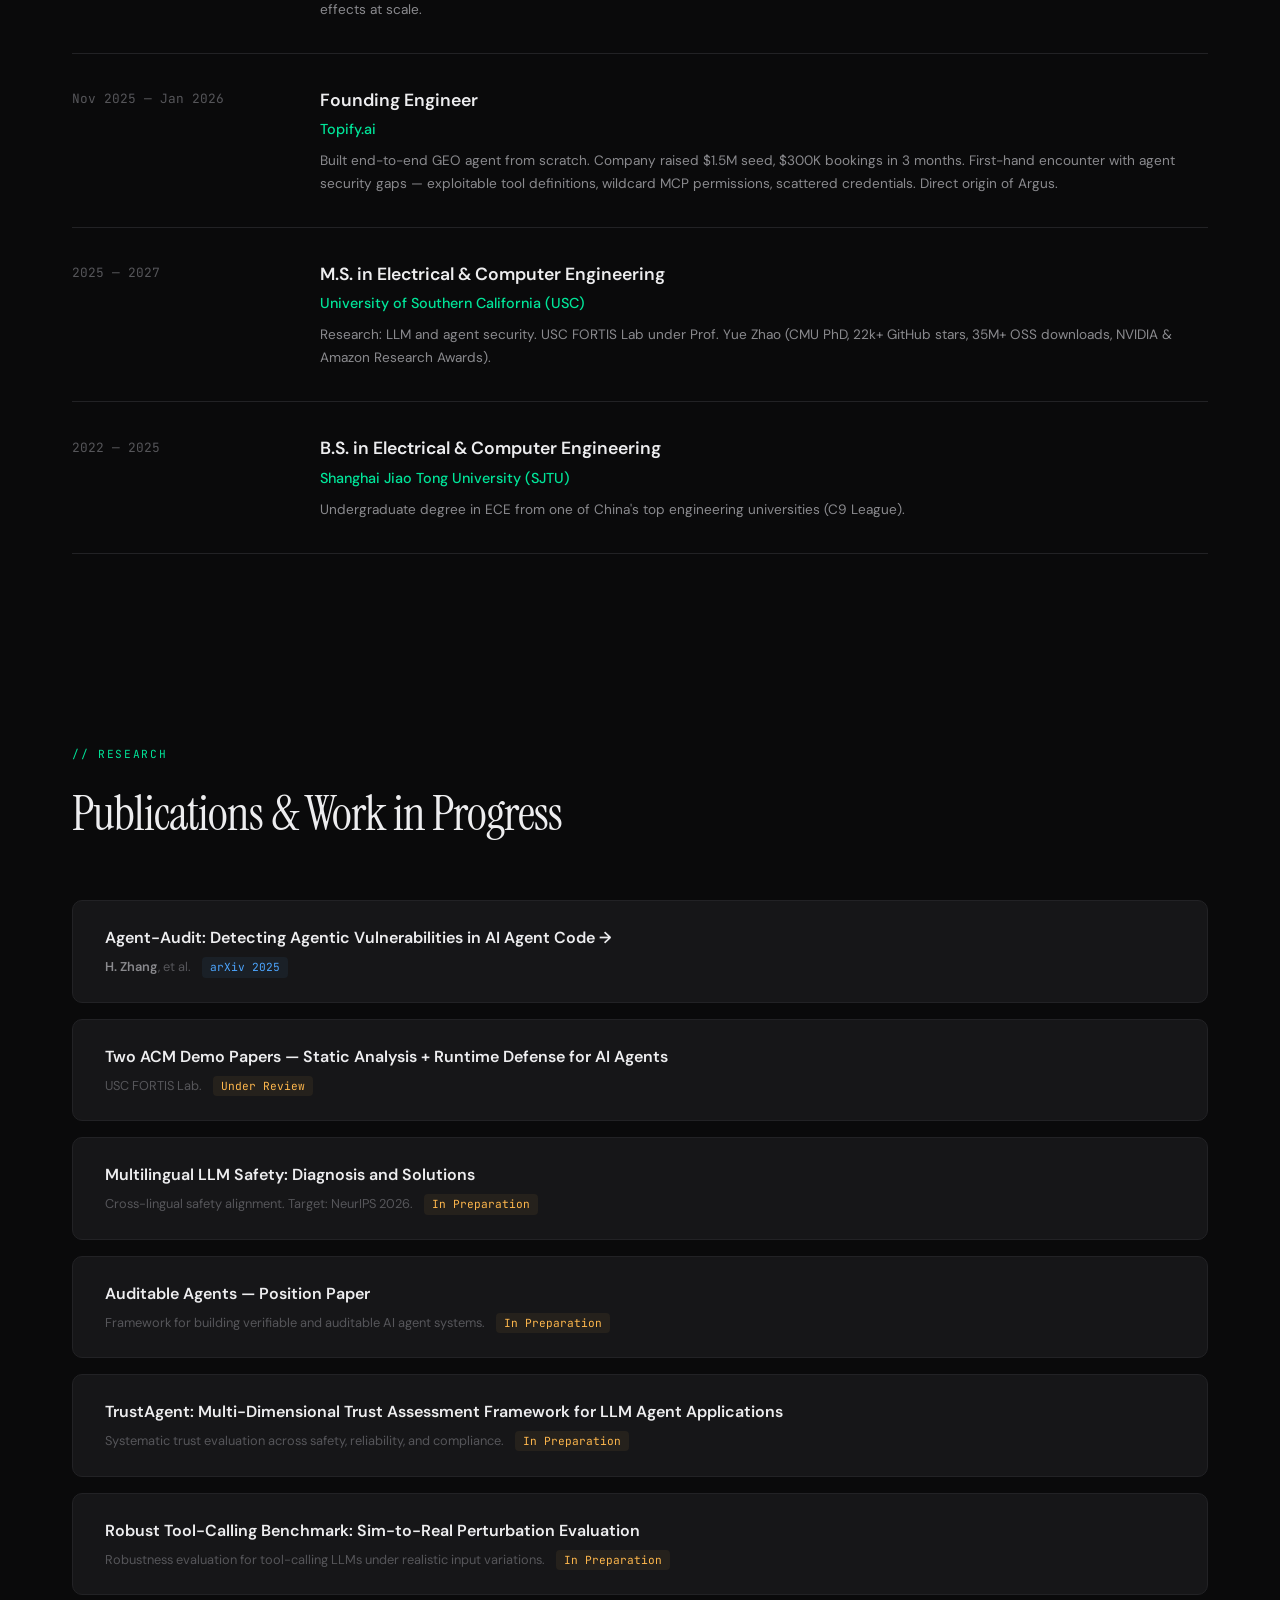
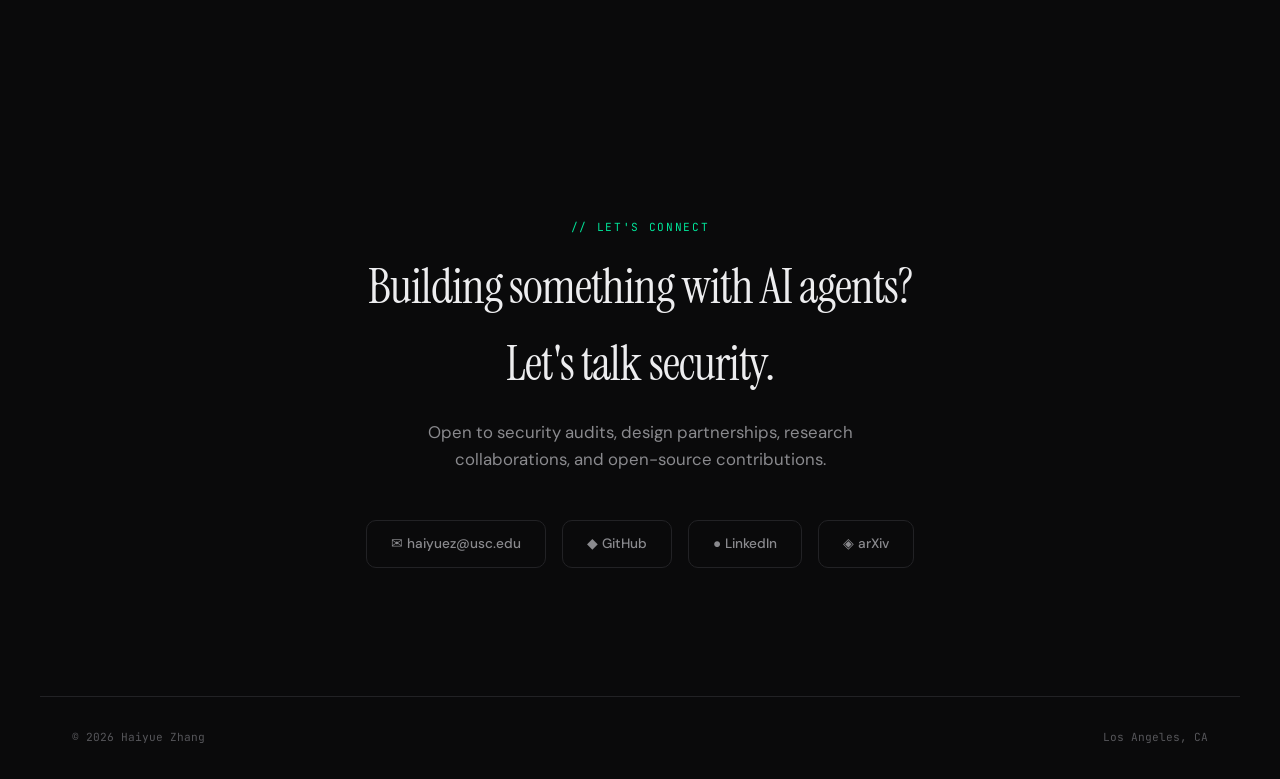
<file: HeadyZhang.github.io.html>
<!DOCTYPE html>
<html lang="en">
<head>
    <meta charset="UTF-8">
    <meta name="viewport" content="width=device-width, initial-scale=1.0">
    <title>Haiyue Zhang — AI Agent Security</title>
    <meta name="description" content="Co-founder & CEO of Argus. Building the security infrastructure for AI agents. USC researcher, open-source contributor, ex-PDD algorithm engineer.">
    <meta property="og:title" content="Haiyue Zhang — AI Agent Security">
    <meta property="og:description" content="Co-founder of Argus. Building the security infrastructure for AI agents. 85+ detection rules. Vulnerabilities filed in CrewAI, AutoGen, LangGraph, Pydantic AI.">
    <meta property="og:type" content="website">
    
    <link rel="preconnect" href="https://fonts.googleapis.com">
    <link rel="preconnect" href="https://fonts.gstatic.com" crossorigin>
    <link href="https://fonts.googleapis.com/css2?family=JetBrains+Mono:wght@300;400;500;600;700&family=Instrument+Serif:ital@0;1&family=DM+Sans:wght@300;400;500;600;700&display=swap" rel="stylesheet">
    
    <style>
        :root {
            --bg: #0a0a0b;
            --bg-elevated: #111113;
            --bg-card: #161618;
            --border: #222225;
            --border-hover: #333338;
            --text-primary: #ededef;
            --text-secondary: #8a8a8e;
            --text-muted: #56565a;
            --accent: #00e599;
            --accent-dim: #00e59920;
            --accent-glow: #00e59940;
            --red: #ff4d4d;
            --amber: #ffb84d;
            --blue: #4da6ff;
            --serif: 'Instrument Serif', Georgia, serif;
            --sans: 'DM Sans', -apple-system, sans-serif;
            --mono: 'JetBrains Mono', 'Fira Code', monospace;
        }

        * { margin: 0; padding: 0; box-sizing: border-box; }
        html { scroll-behavior: smooth; font-size: 16px; }

        body {
            font-family: var(--sans);
            background: var(--bg);
            color: var(--text-primary);
            line-height: 1.6;
            -webkit-font-smoothing: antialiased;
            overflow-x: hidden;
        }

        ::selection { background: var(--accent); color: var(--bg); }
        a { color: var(--accent); text-decoration: none; transition: opacity 0.2s; }
        a:hover { opacity: 0.8; }

        /* NAV */
        nav {
            position: fixed; top: 0; left: 0; right: 0; z-index: 100;
            padding: 1rem 2rem; display: flex; justify-content: space-between; align-items: center;
            background: rgba(10,10,11,0.85); backdrop-filter: blur(20px);
            border-bottom: 1px solid var(--border);
        }
        .nav-logo { font-family: var(--mono); font-size: 0.85rem; font-weight: 600; color: var(--text-primary); letter-spacing: -0.02em; text-decoration: none; }
        .nav-logo span { color: var(--accent); }
        .nav-links { display: flex; gap: 2rem; list-style: none; }
        .nav-links a { font-size: 0.8rem; font-weight: 500; color: var(--text-secondary); text-transform: uppercase; letter-spacing: 0.08em; transition: color 0.2s; }
        .nav-links a:hover { color: var(--text-primary); opacity: 1; }

        /* HERO */
        .hero { min-height: 100vh; display: flex; align-items: center; padding: 8rem 2rem 4rem; max-width: 1200px; margin: 0 auto; }
        .hero-content { max-width: 800px; }
        .hero-tag {
            display: inline-flex; align-items: center; gap: 0.5rem;
            font-family: var(--mono); font-size: 0.75rem; color: var(--accent);
            background: var(--accent-dim); border: 1px solid var(--accent-glow);
            padding: 0.4rem 1rem; border-radius: 100px; margin-bottom: 2rem;
            animation: fadeUp 0.8s ease both;
        }
        .hero-tag .pulse { width: 6px; height: 6px; background: var(--accent); border-radius: 50%; animation: pulse 2s ease infinite; }
        @keyframes pulse { 0%, 100% { opacity: 1; } 50% { opacity: 0.3; } }

        .hero h1 {
            font-family: var(--serif); font-size: clamp(3rem, 7vw, 5.5rem);
            line-height: 1.05; font-weight: 400; letter-spacing: -0.03em;
            margin-bottom: 1.5rem; animation: fadeUp 0.8s ease 0.1s both;
        }
        .hero h1 em { font-style: italic; color: var(--accent); }
        .hero-subtitle { font-size: 1.15rem; color: var(--text-secondary); max-width: 620px; line-height: 1.7; margin-bottom: 2.5rem; animation: fadeUp 0.8s ease 0.2s both; }
        .hero-links { display: flex; gap: 1rem; flex-wrap: wrap; animation: fadeUp 0.8s ease 0.3s both; }

        .btn { display: inline-flex; align-items: center; gap: 0.5rem; padding: 0.75rem 1.5rem; border-radius: 8px; font-size: 0.85rem; font-weight: 600; transition: all 0.2s; cursor: pointer; border: none; font-family: var(--sans); }
        .btn-primary { background: var(--accent); color: var(--bg); }
        .btn-primary:hover { background: #00cc88; opacity: 1; transform: translateY(-1px); box-shadow: 0 4px 20px var(--accent-glow); }
        .btn-ghost { background: transparent; color: var(--text-primary); border: 1px solid var(--border); }
        .btn-ghost:hover { border-color: var(--border-hover); opacity: 1; background: var(--bg-elevated); }

        /* METRICS */
        .metrics { border-top: 1px solid var(--border); border-bottom: 1px solid var(--border); padding: 2rem 0; margin: 0 auto; max-width: 1200px; }
        .metrics-grid { display: grid; grid-template-columns: repeat(4, 1fr); gap: 2rem; padding: 0 2rem; }
        .metric { text-align: center; }
        .metric-value { font-family: var(--mono); font-size: 2rem; font-weight: 700; color: var(--text-primary); letter-spacing: -0.03em; }
        .metric-value span { color: var(--accent); }
        .metric-label { font-size: 0.75rem; color: var(--text-muted); text-transform: uppercase; letter-spacing: 0.1em; margin-top: 0.25rem; }

        /* SECTIONS */
        section { max-width: 1200px; margin: 0 auto; padding: 6rem 2rem; }
        .section-header { margin-bottom: 3rem; }
        .section-label { font-family: var(--mono); font-size: 0.7rem; color: var(--accent); text-transform: uppercase; letter-spacing: 0.15em; margin-bottom: 0.75rem; }
        .section-title { font-family: var(--serif); font-size: clamp(2rem, 4vw, 3rem); font-weight: 400; letter-spacing: -0.02em; }

        /* ABOUT */
        .about-grid { display: grid; grid-template-columns: 280px 1fr; gap: 4rem; align-items: start; }
        .about-photo { width: 280px; height: 340px; background: var(--bg-card); border: 1px solid var(--border); border-radius: 12px; overflow: hidden; }
        .about-photo-placeholder { width: 100%; height: 100%; display: flex; flex-direction: column; align-items: center; justify-content: center; font-family: var(--mono); font-size: 0.75rem; color: var(--text-muted); background: linear-gradient(135deg, var(--bg-card), var(--bg-elevated)); text-align: center; line-height: 1.8; }
        .about-text p { color: var(--text-secondary); font-size: 1.05rem; line-height: 1.8; margin-bottom: 1.25rem; }
        .about-text p strong { color: var(--text-primary); font-weight: 600; }
        .credential-tags { display: flex; flex-wrap: wrap; gap: 0.5rem; margin-top: 2rem; }
        .credential-tag { font-family: var(--mono); font-size: 0.7rem; padding: 0.35rem 0.75rem; border: 1px solid var(--border); border-radius: 6px; color: var(--text-secondary); background: var(--bg-elevated); }

        /* BUILDING */
        .building-card { background: var(--bg-card); border: 1px solid var(--border); border-radius: 16px; padding: 3rem; position: relative; overflow: hidden; }
        .building-card::before { content: ''; position: absolute; top: 0; left: 0; right: 0; height: 2px; background: linear-gradient(90deg, var(--accent), transparent); }
        .building-logo { font-family: var(--mono); font-size: 1.5rem; font-weight: 700; margin-bottom: 0.5rem; }
        .building-logo span { color: var(--accent); }
        .building-tagline { color: var(--text-secondary); font-size: 1.1rem; margin-bottom: 2rem; max-width: 650px; }
        .building-stats { display: grid; grid-template-columns: repeat(3, 1fr); gap: 1.5rem; margin-bottom: 2rem; padding: 1.5rem; background: var(--bg); border-radius: 12px; border: 1px solid var(--border); }
        .building-stat-value { font-family: var(--mono); font-size: 1.25rem; font-weight: 600; color: var(--accent); }
        .building-stat-label { font-size: 0.75rem; color: var(--text-muted); margin-top: 0.25rem; }
        .building-highlights { display: grid; gap: 0.75rem; }
        .building-highlight { display: flex; align-items: baseline; gap: 0.75rem; font-size: 0.9rem; color: var(--text-secondary); }
        .building-highlight::before { content: '→'; color: var(--accent); font-family: var(--mono); flex-shrink: 0; }

        /* COMPARISON TABLE */
        .comparison-table { width: 100%; border-collapse: collapse; margin-top: 2rem; font-size: 0.85rem; }
        .comparison-table th { font-family: var(--mono); font-size: 0.7rem; text-transform: uppercase; letter-spacing: 0.1em; color: var(--text-muted); text-align: left; padding: 1rem; border-bottom: 1px solid var(--border); font-weight: 500; }
        .comparison-table td { padding: 1rem; border-bottom: 1px solid var(--border); color: var(--text-secondary); }
        .comparison-table tr:hover td { background: var(--bg-elevated); }
        .comparison-table .tool-name { font-weight: 600; color: var(--text-primary); }
        .val-zero { color: var(--red); font-family: var(--mono); font-weight: 600; }
        .val-positive { color: var(--accent); font-family: var(--mono); font-weight: 600; }

        /* PROJECTS */
        .projects-grid { display: grid; grid-template-columns: repeat(2, 1fr); gap: 1.5rem; }
        .project-card { background: var(--bg-card); border: 1px solid var(--border); border-radius: 12px; padding: 2rem; transition: all 0.3s; position: relative; }
        .project-card:hover { border-color: var(--border-hover); transform: translateY(-2px); box-shadow: 0 8px 40px rgba(0,0,0,0.3); }
        .project-card-header { display: flex; justify-content: space-between; align-items: flex-start; margin-bottom: 1rem; }
        .project-type { font-family: var(--mono); font-size: 0.65rem; text-transform: uppercase; letter-spacing: 0.1em; padding: 0.25rem 0.6rem; border-radius: 4px; font-weight: 500; }
        .type-oss { background: var(--accent-dim); color: var(--accent); }
        .type-research { background: #4da6ff20; color: var(--blue); }
        .type-product { background: #ffb84d20; color: var(--amber); }
        .type-benchmark { background: #ff4d4d20; color: var(--red); }
        .project-title { font-size: 1.15rem; font-weight: 600; margin-bottom: 0.5rem; }
        .project-desc { font-size: 0.85rem; color: var(--text-secondary); line-height: 1.6; margin-bottom: 1.25rem; }
        .project-tech { display: flex; gap: 0.5rem; flex-wrap: wrap; }
        .project-tech span { font-family: var(--mono); font-size: 0.65rem; padding: 0.2rem 0.5rem; border: 1px solid var(--border); border-radius: 4px; color: var(--text-muted); }
        .project-link { position: absolute; top: 2rem; right: 2rem; width: 32px; height: 32px; display: flex; align-items: center; justify-content: center; border: 1px solid var(--border); border-radius: 8px; color: var(--text-muted); font-size: 0.85rem; transition: all 0.2s; }
        .project-link:hover { border-color: var(--accent); color: var(--accent); opacity: 1; }

        /* TIMELINE */
        .timeline { display: grid; gap: 0; }
        .timeline-item { display: grid; grid-template-columns: 200px 1fr; gap: 3rem; padding: 2rem 0; border-bottom: 1px solid var(--border); }
        .timeline-item:first-child { border-top: 1px solid var(--border); }
        .timeline-date { font-family: var(--mono); font-size: 0.8rem; color: var(--text-muted); padding-top: 0.2rem; }
        .timeline-content h3 { font-size: 1.1rem; font-weight: 600; margin-bottom: 0.25rem; }
        .timeline-company { color: var(--accent); font-size: 0.9rem; font-weight: 500; margin-bottom: 0.5rem; }
        .timeline-desc { font-size: 0.85rem; color: var(--text-secondary); line-height: 1.7; }

        /* PUBLICATIONS */
        .pub-list { display: grid; gap: 1rem; }
        .pub-item { padding: 1.5rem 2rem; background: var(--bg-card); border: 1px solid var(--border); border-radius: 10px; transition: border-color 0.2s; }
        .pub-item:hover { border-color: var(--border-hover); }
        .pub-title { font-weight: 600; font-size: 1rem; margin-bottom: 0.4rem; }
        .pub-title a { color: var(--text-primary); transition: color 0.2s; }
        .pub-title a:hover { color: var(--accent); opacity: 1; }
        .pub-meta { font-size: 0.8rem; color: var(--text-muted); line-height: 1.6; }
        .pub-meta strong { color: var(--text-secondary); font-weight: 600; }
        .pub-venue { font-family: var(--mono); font-size: 0.7rem; color: var(--blue); background: #4da6ff10; padding: 0.2rem 0.5rem; border-radius: 4px; margin-left: 0.5rem; }
        .pub-status { font-family: var(--mono); font-size: 0.7rem; color: var(--amber); background: #ffb84d10; padding: 0.2rem 0.5rem; border-radius: 4px; margin-left: 0.5rem; }

        /* CONTACT */
        .contact-section { text-align: center; padding: 8rem 2rem; }
        .contact-section .section-title { margin-bottom: 1rem; }
        .contact-subtitle { color: var(--text-secondary); font-size: 1.05rem; margin-bottom: 3rem; max-width: 500px; margin-left: auto; margin-right: auto; }
        .contact-links { display: flex; justify-content: center; gap: 1rem; flex-wrap: wrap; }
        .contact-link { display: inline-flex; align-items: center; gap: 0.5rem; padding: 0.75rem 1.5rem; border: 1px solid var(--border); border-radius: 10px; font-size: 0.85rem; font-weight: 500; color: var(--text-secondary); transition: all 0.2s; }
        .contact-link:hover { border-color: var(--accent); color: var(--accent); opacity: 1; background: var(--accent-dim); }

        /* FOOTER */
        footer { max-width: 1200px; margin: 0 auto; padding: 2rem; border-top: 1px solid var(--border); display: flex; justify-content: space-between; align-items: center; }
        .footer-text { font-family: var(--mono); font-size: 0.7rem; color: var(--text-muted); }

        /* ANIMATIONS */
        @keyframes fadeUp { from { opacity: 0; transform: translateY(20px); } to { opacity: 1; transform: translateY(0); } }
        .animate-in { opacity: 0; transform: translateY(20px); transition: all 0.6s ease; }
        .animate-in.visible { opacity: 1; transform: translateY(0); }

        /* RESPONSIVE */
        @media (max-width: 768px) {
            .nav-links { display: none; }
            .metrics-grid { grid-template-columns: repeat(2, 1fr); }
            .about-grid { grid-template-columns: 1fr; gap: 2rem; }
            .about-photo { width: 200px; height: 240px; }
            .projects-grid { grid-template-columns: 1fr; }
            .timeline-item { grid-template-columns: 1fr; gap: 0.5rem; }
            .building-stats { grid-template-columns: 1fr; }
            section { padding: 4rem 1.25rem; }
            .hero { padding: 6rem 1.25rem 3rem; }
            .contact-links { flex-direction: column; align-items: center; }
        }

        /* NOISE */
        body::after {
            content: ''; position: fixed; top: 0; left: 0; right: 0; bottom: 0;
            pointer-events: none; z-index: 1000; opacity: 0.015;
            background-image: url("data:image/svg+xml,%3Csvg viewBox='0 0 256 256' xmlns='http://www.w3.org/2000/svg'%3E%3Cfilter id='n'%3E%3CfeTurbulence type='fractalNoise' baseFrequency='0.9' numOctaves='4' stitchTiles='stitch'/%3E%3C/filter%3E%3Crect width='100%25' height='100%25' filter='url(%23n)'/%3E%3C/svg%3E");
        }

        .nav-mobile-btn { display: none; background: none; border: 1px solid var(--border); color: var(--text-secondary); padding: 0.4rem 0.75rem; border-radius: 6px; font-family: var(--mono); font-size: 0.75rem; cursor: pointer; }
        @media (max-width: 768px) { .nav-mobile-btn { display: block; } }
    </style>
</head>
<body>

<nav>
    <a href="#" class="nav-logo" style="text-decoration:none">heady<span>.</span>zhang</a>
    <ul class="nav-links">
        <li><a href="#about">About</a></li>
        <li><a href="#building">Building</a></li>
        <li><a href="#projects">Projects</a></li>
        <li><a href="#experience">Experience</a></li>
        <li><a href="#research">Research</a></li>
        <li><a href="#contact">Contact</a></li>
    </ul>
    <button class="nav-mobile-btn" onclick="toggleNav()">Menu</button>
</nav>

<section class="hero">
    <div class="hero-content">
        <div class="hero-tag">
            <span class="pulse"></span>
            Building Argus — Security for AI Agents
        </div>
        <h1>Securing the future of <em>AI agents</em></h1>
        <p class="hero-subtitle">
            Co-founder & CEO of Argus. Ex-PDD algorithm engineer. USC researcher.
            I build open-source security tools that find the vulnerabilities 
            Semgrep and Bandit can't see — prompt injection, credential leakage, 
            trust boundary violations in agent code.
        </p>
        <div class="hero-links">
            <a href="https://github.com/HeadyZhang/agent-audit" class="btn btn-primary" target="_blank">⚡ agent-audit on GitHub</a>
            <a href="https://github.com/HeadyZhang" class="btn btn-ghost" target="_blank">GitHub Profile →</a>
            <a href="#contact" class="btn btn-ghost">Get in touch →</a>
        </div>
    </div>
</section>

<div class="metrics">
    <div class="metrics-grid">
        <div class="metric animate-in">
            <div class="metric-value"><span>★</span> 134</div>
            <div class="metric-label">GitHub Stars</div>
        </div>
        <div class="metric animate-in">
            <div class="metric-value">30<span>+</span></div>
            <div class="metric-label">Vulns Found in Top Frameworks</div>
        </div>
        <div class="metric animate-in">
            <div class="metric-value">85<span>+</span></div>
            <div class="metric-label">Detection Rules (OWASP Top 10)</div>
        </div>
        <div class="metric animate-in">
            <div class="metric-value">6</div>
            <div class="metric-label">Community Fix PRs Merged</div>
        </div>
    </div>
</div>

<section id="about">
    <div class="section-header">
        <div class="section-label">// About</div>
        <h2 class="section-title">The short version</h2>
    </div>
    <div class="about-grid">
        <div class="about-photo">
            <img src="heady-image.jpg" alt="Heady Zhang" style="width:100%; height:100%; object-fit:cover;">
        </div>
        <div class="about-text">
            <p>
                <strong>I find and fix the security gaps that traditional tools can't see.</strong> 
                Semgrep and Bandit produce zero findings on agent-specific vulnerabilities. 
                Argus's open-source scanner surfaces the entire category — prompt injection in 
                tool definitions, overprivileged MCP configs, credential leakage, unsandboxed 
                code execution. 85+ detection rules mapped to the OWASP Agentic Top 10.
            </p>
            <p>
                Before founding Argus, I was an <strong>Algorithm Engineer at PDD (Pinduoduo)</strong>, 
                working on causal inference and uplift modeling at scale. Before that, I was a 
                <strong>Founding Engineer at Topify.ai</strong>, where I built a full end-to-end 
                GEO agent from scratch — the company raised a $1.5M seed and hit $300K in bookings 
                within 3 months.
            </p>
            <p>
                I'm pursuing my <strong>M.S. in ECE at USC</strong> (2025–2027), researching 
                LLM and agent security under Prof. Yue Zhao at the FORTIS Lab. 
                My undergrad is from <strong>Shanghai Jiao Tong University</strong> (SJTU, ECE, 2022–2025).
            </p>
            <p>
                The AI agent ecosystem is growing faster than its security infrastructure. 
                Someone needs to build the guardrails. That's what I do.
            </p>
            <div class="credential-tags">
                <span class="credential-tag">USC FORTIS Lab</span>
                <span class="credential-tag">SJTU</span>
                <span class="credential-tag">Ex-PDD</span>
                <span class="credential-tag">Ex-Topify.ai</span>
                <span class="credential-tag">Agent Security</span>
                <span class="credential-tag">Causal Inference</span>
                <span class="credential-tag">Static Analysis</span>
                <span class="credential-tag">OWASP Top 10</span>
            </div>
        </div>
    </div>
</section>

<section id="building">
    <div class="section-header">
        <div class="section-label">// Currently Building</div>
        <h2 class="section-title">Argus</h2>
    </div>
    <div class="building-card animate-in">
        <div class="building-logo">argus<span>.</span></div>
        <p class="building-tagline">
            The security platform for AI agent code — Snyk for agents and MCP. 
            We find vulnerabilities that Semgrep and Bandit miss entirely, 
            because those tools were never built for the agent era.
        </p>
        <div class="building-stats">
            <div>
                <div class="building-stat-value">143k+ ★</div>
                <div class="building-stat-label">Combined stars of frameworks scanned</div>
            </div>
            <div>
                <div class="building-stat-value">85+ rules</div>
                <div class="building-stat-label">OWASP Agentic Top 10 coverage</div>
            </div>
            <div>
                <div class="building-stat-value">7 engines</div>
                <div class="building-stat-label">AST · Taint · MCP · TS · Go · Solidity · Cred</div>
            </div>
        </div>
        <div class="building-highlights">
            <div class="building-highlight">
                Filed 6 security vulnerabilities in CrewAI (47k★), AutoGen (55k★), LangGraph (26k★), Pydantic AI (15k★) — true positives in every scan
            </div>
            <div class="building-highlight">
                6 of 8 findings received community-submitted fix PRs without us asking — the ecosystem is pulling our work into their codebase
            </div>
            <div class="building-highlight">
                Stanford SNAP Lab (Prof. Leskovec): scanned Biomni agent, found 158 vulns across 8/10 OWASP categories including critical RCE chain
            </div>
            <div class="building-highlight">
                FluxA security audit — 6 repos, 134k lines, 20 agent-specific findings. Semgrep: 0 agent-specific. Bandit: 0 agent-specific.
            </div>
            <div class="building-highlight">
                Roadmap: Open-source CLI (now) → Argus Cloud ($30–200/dev/mo) → Argus Runtime (@argus.shield)
            </div>
        </div>
        <table class="comparison-table">
            <thead>
                <tr>
                    <th>Tool</th>
                    <th>Generic Issues</th>
                    <th>Agent-Specific</th>
                    <th>MCP Configs</th>
                    <th>Trust Boundaries</th>
                </tr>
            </thead>
            <tbody>
                <tr>
                    <td class="tool-name">Semgrep</td>
                    <td>45</td>
                    <td class="val-zero">0</td>
                    <td class="val-zero">✗</td>
                    <td class="val-zero">✗</td>
                </tr>
                <tr>
                    <td class="tool-name">Bandit</td>
                    <td>343</td>
                    <td class="val-zero">0</td>
                    <td class="val-zero">✗</td>
                    <td class="val-zero">✗</td>
                </tr>
                <tr>
                    <td class="tool-name" style="color:var(--accent)">Argus (agent-audit)</td>
                    <td>—</td>
                    <td class="val-positive">30+</td>
                    <td class="val-positive">✓</td>
                    <td class="val-positive">✓</td>
                </tr>
            </tbody>
        </table>
    </div>
</section>

<section id="projects">
    <div class="section-header">
        <div class="section-label">// Projects</div>
        <h2 class="section-title">Selected work</h2>
    </div>
    <div class="projects-grid">
        <div class="project-card animate-in">
            <div class="project-card-header">
                <span class="project-type type-oss">Open Source</span>
            </div>
            <a href="https://github.com/HeadyZhang/agent-audit" class="project-link" target="_blank">↗</a>
            <h3 class="project-title">agent-audit</h3>
            <p class="project-desc">
                CLI security scanner for AI agent codebases. 85+ rules, 7 engines. 
                Python AST, taint tracking, MCP config auditing, semantic credential detection. 
                Python / TypeScript / Go / Solidity. GitHub Action for CI/CD.
            </p>
            <div class="project-tech">
                <span>Python</span><span>AST</span><span>Tree-sitter</span><span>Slither</span><span>CLI</span>
            </div>
        </div>
        <div class="project-card animate-in">
            <div class="project-card-header">
                <span class="project-type type-benchmark">Benchmark</span>
            </div>
            <a href="#" class="project-link" target="_blank">↗</a>
            <h3 class="project-title">Agent-Vuln-Bench</h3>
            <p class="project-desc">
                First public benchmark for evaluating agent security tools. 
                OWASP-aligned. No competitor has built one. 
                Positions Argus as the standard-setter for agent security evaluation.
            </p>
            <div class="project-tech">
                <span>Benchmark</span><span>OWASP</span><span>Evaluation</span>
            </div>
        </div>
        <div class="project-card animate-in">
            <div class="project-card-header">
                <span class="project-type type-product">DeFi × Agent</span>
            </div>
            <a href="#" class="project-link" target="_blank">↗</a>
            <h3 class="project-title">DeFi Shield Profile</h3>
            <p class="project-desc">
                Specialized security profile for DeFi agents (--profile defi). 
                20 additional rules for on-chain agent interactions. 
                Cross-stack AI Agent × DeFi security audit — globally unique.
            </p>
            <div class="project-tech">
                <span>Solidity</span><span>DeFi</span><span>Slither</span><span>Agent Security</span>
            </div>
        </div>
        <div class="project-card animate-in">
            <div class="project-card-header">
                <span class="project-type type-research">Research</span>
            </div>
            <a href="#" class="project-link" target="_blank">↗</a>
            <h3 class="project-title">TrustAgent</h3>
            <p class="project-desc">
                Multi-Dimensional Trust Assessment Framework for LLM Agent Applications. 
                Evaluating trust across safety, reliability, and compliance dimensions 
                in production agent systems.
            </p>
            <div class="project-tech">
                <span>Trust</span><span>LLM Agents</span><span>Framework</span>
            </div>
        </div>
        <div class="project-card animate-in">
            <div class="project-card-header">
                <span class="project-type type-research">Research</span>
            </div>
            <a href="#" class="project-link" target="_blank">↗</a>
            <h3 class="project-title">Robust Tool-Calling Benchmark</h3>
            <p class="project-desc">
                Robustness evaluation for tool-calling LLMs. Sim-to-Real gap perturbations 
                on queries, tool descriptions, tool sets, and runtime environments. 
                Testing if models reliably select and invoke tools under realistic variations.
            </p>
            <div class="project-tech">
                <span>LLM Eval</span><span>Tool Calling</span><span>Robustness</span><span>Sim2Real</span>
            </div>
        </div>
        <div class="project-card animate-in">
            <div class="project-card-header">
                <span class="project-type type-product">Startup</span>
            </div>
            <a href="#" class="project-link" target="_blank">↗</a>
            <h3 class="project-title">Topify.ai — GEO Agent</h3>
            <p class="project-desc">
                Built end-to-end Generative Engine Optimization agent as Founding Engineer. 
                $1.5M seed, $300K bookings in 3 months. 
                Origin story: where I first discovered agent security gaps at scale.
            </p>
            <div class="project-tech">
                <span>LangChain</span><span>Agent</span><span>GEO</span><span>Production</span>
            </div>
        </div>
    </div>
</section>

<section id="experience">
    <div class="section-header">
        <div class="section-label">// Experience</div>
        <h2 class="section-title">Where I've built</h2>
    </div>
    <div class="timeline">
        <div class="timeline-item animate-in">
            <div class="timeline-date">Feb 2026 — Present</div>
            <div class="timeline-content">
                <h3>Co-founder & CEO</h3>
                <div class="timeline-company">Argus</div>
                <p class="timeline-desc">
                    Building the security infrastructure for AI agents. Shipped 85+ rule CLI to PyPI. 
                    Filed vulnerabilities in 4 major frameworks (143k+ combined stars). 
                    First commercial audit completed. Agent-Vuln-Bench published. 
                    Two ACM demo papers submitted. Stanford SNAP Lab engagement.
                </p>
            </div>
        </div>
        <div class="timeline-item animate-in">
            <div class="timeline-date">2025</div>
            <div class="timeline-content">
                <h3>Algorithm Engineer</h3>
                <div class="timeline-company">PDD (Pinduoduo)</div>
                <p class="timeline-desc">
                    Causal inference and uplift modeling at one of the world's largest 
                    e-commerce platforms. Built models to measure and optimize treatment effects at scale.
                </p>
            </div>
        </div>
        <div class="timeline-item animate-in">
            <div class="timeline-date">Nov 2025 — Jan 2026</div>
            <div class="timeline-content">
                <h3>Founding Engineer</h3>
                <div class="timeline-company">Topify.ai</div>
                <p class="timeline-desc">
                    Built end-to-end GEO agent from scratch. Company raised $1.5M seed, 
                    $300K bookings in 3 months. First-hand encounter with agent security gaps — 
                    exploitable tool definitions, wildcard MCP permissions, scattered credentials. 
                    Direct origin of Argus.
                </p>
            </div>
        </div>
        <div class="timeline-item animate-in">
            <div class="timeline-date">2025 — 2027</div>
            <div class="timeline-content">
                <h3>M.S. in Electrical & Computer Engineering</h3>
                <div class="timeline-company">University of Southern California (USC)</div>
                <p class="timeline-desc">
                    Research: LLM and agent security. USC FORTIS Lab under Prof. Yue Zhao 
                    (CMU PhD, 22k+ GitHub stars, 35M+ OSS downloads, NVIDIA & Amazon Research Awards).
                </p>
            </div>
        </div>
        <div class="timeline-item animate-in">
            <div class="timeline-date">2022 — 2025</div>
            <div class="timeline-content">
                <h3>B.S. in Electrical & Computer Engineering</h3>
                <div class="timeline-company">Shanghai Jiao Tong University (SJTU)</div>
                <p class="timeline-desc">
                    Undergraduate degree in ECE from one of China's top engineering universities (C9 League).
                </p>
            </div>
        </div>
    </div>
</section>

<section id="research">
    <div class="section-header">
        <div class="section-label">// Research</div>
        <h2 class="section-title">Publications & Work in Progress</h2>
    </div>
    <div class="pub-list">
        <div class="pub-item animate-in">
            <div class="pub-title">
                <a href="https://arxiv.org/abs/2603.22853" target="_blank">Agent-Audit: Detecting Agentic Vulnerabilities in AI Agent Code →</a>
            </div>
            <div class="pub-meta">
                <strong>H. Zhang</strong>, et al.
                <span class="pub-venue">arXiv 2025</span>
            </div>
        </div>
        <div class="pub-item animate-in">
            <div class="pub-title">Two ACM Demo Papers — Static Analysis + Runtime Defense for AI Agents</div>
            <div class="pub-meta">
                USC FORTIS Lab. <span class="pub-status">Under Review</span>
            </div>
        </div>
        <div class="pub-item animate-in">
            <div class="pub-title">Multilingual LLM Safety: Diagnosis and Solutions</div>
            <div class="pub-meta">
                Cross-lingual safety alignment. Target: NeurIPS 2026.
                <span class="pub-status">In Preparation</span>
            </div>
        </div>
        <div class="pub-item animate-in">
            <div class="pub-title">Auditable Agents — Position Paper</div>
            <div class="pub-meta">
                Framework for building verifiable and auditable AI agent systems.
                <span class="pub-status">In Preparation</span>
            </div>
        </div>
        <div class="pub-item animate-in">
            <div class="pub-title">TrustAgent: Multi-Dimensional Trust Assessment Framework for LLM Agent Applications</div>
            <div class="pub-meta">
                Systematic trust evaluation across safety, reliability, and compliance.
                <span class="pub-status">In Preparation</span>
            </div>
        </div>
        <div class="pub-item animate-in">
            <div class="pub-title">Robust Tool-Calling Benchmark: Sim-to-Real Perturbation Evaluation</div>
            <div class="pub-meta">
                Robustness evaluation for tool-calling LLMs under realistic input variations.
                <span class="pub-status">In Preparation</span>
            </div>
        </div>
    </div>
</section>

<section id="contact" class="contact-section">
    <div class="section-label">// Let's Connect</div>
    <h2 class="section-title">Building something with AI agents?<br>Let's talk security.</h2>
    <p class="contact-subtitle">
        Open to security audits, design partnerships, research collaborations, 
        and open-source contributions.
    </p>
    <div class="contact-links">
        <a href="mailto:haiyuez@usc.edu" class="contact-link">✉ haiyuez@usc.edu</a>
        <a href="https://github.com/HeadyZhang" class="contact-link" target="_blank">◆ GitHub</a>
        <a href="https://linkedin.com/in/heady-zhang-a0139b351" class="contact-link" target="_blank">● LinkedIn</a>
        <a href="https://arxiv.org/abs/2603.22853" class="contact-link" target="_blank">◈ arXiv</a>
    </div>
</section>

<footer>
    <div class="footer-text">© 2026 Haiyue Zhang</div>
    <div class="footer-text">Los Angeles, CA</div>
</footer>

<script>
const observer = new IntersectionObserver((entries) => {
    entries.forEach(entry => { if (entry.isIntersecting) entry.target.classList.add('visible'); });
}, { threshold: 0.1, rootMargin: '0px 0px -50px 0px' });
document.querySelectorAll('.animate-in').forEach(el => observer.observe(el));

function toggleNav() {
    const n = document.querySelector('.nav-links');
    const open = n.style.display === 'flex';
    if (open) { n.style.display = 'none'; return; }
    Object.assign(n.style, { display:'flex', flexDirection:'column', position:'absolute', top:'100%', left:'0', right:'0', background:'var(--bg-elevated)', padding:'1rem 2rem', borderBottom:'1px solid var(--border)', gap:'1rem' });
}
document.querySelectorAll('.nav-links a').forEach(a => {
    a.addEventListener('click', () => { if (window.innerWidth <= 768) document.querySelector('.nav-links').style.display = 'none'; });
});
</script>
</body>
</html>
</file>
<file: assets/style.css>
@charset "UTF-8";
:root{--paper:#f7f7f2;--ink:#20231f;--muted:#60665e;--line:#d9ddd3;--blue:#214cdb;--wash:#e9eefb;--green:#37664b;--mono:ui-monospace,SFMono-Regular,Consolas,monospace;--sans:Inter,-apple-system,BlinkMacSystemFont,"Segoe UI",sans-serif}
*{box-sizing:border-box}html{scroll-behavior:smooth;scroll-padding-top:110px}body{margin:0;background:var(--paper);color:var(--ink);font-family:var(--sans);font-size:16px;line-height:1.65;-webkit-font-smoothing:antialiased}a{color:inherit;text-decoration-thickness:1px;text-underline-offset:5px}a:hover{color:var(--blue)}button{font:inherit}a,button{touch-action:manipulation}a:focus-visible,button:focus-visible,summary:focus-visible{outline:3px solid var(--blue);outline-offset:5px;border-radius:2px}::selection{background:#cedaff}h1,h2,h3,p,figure{margin:0}h1,h2,h3{font-weight:500;line-height:1.1;letter-spacing:-.045em}h2{font-size:clamp(2.1rem,4vw,3.1rem)}h3{font-size:1.65rem}p+p{margin-top:1rem}svg{display:block;max-width:100%}.wrap{max-width:1280px;margin:auto;padding:0 48px}.mono,.eyebrow,.index,.status,.tag,.section-label{font-family:var(--mono);font-size:.69rem;letter-spacing:.075em;text-transform:uppercase}.eyebrow{display:flex;align-items:center;gap:11px;color:var(--muted)}.dot{width:7px;height:7px;background:var(--green);border-radius:50%;display:inline-block;flex-shrink:0}.skip{position:fixed;top:-100px;left:20px;background:var(--ink);color:white;padding:12px;z-index:100}.skip:focus{top:12px}.sr-only{position:absolute;width:1px;height:1px;padding:0;margin:-1px;overflow:hidden;clip:rect(0,0,0,0);white-space:nowrap;border:0}
.site-header{position:sticky;top:0;z-index:20;background:rgba(247,247,242,.97);border-bottom:1px solid var(--line)}.header-inner{min-height:80px;display:flex;align-items:center;gap:30px}.brand{display:flex;align-items:center;gap:11px;text-decoration:none;font-size:.88rem;letter-spacing:-.02em;font-weight:600;white-space:nowrap}.brand-mark{display:grid;place-items:center;width:31px;height:31px;background:var(--ink);color:var(--paper);font-size:.73rem;font-family:var(--mono)}#navigation{display:flex;align-items:center;justify-content:space-between;gap:30px;flex:1}.nav-sections,.nav-social{display:flex;gap:24px;align-items:center}.nav-sections{margin:auto}.nav-sections a,.nav-social a{font-size:.76rem;text-decoration:none;display:inline-flex;align-items:center;min-height:44px}.nav-social{gap:17px}.nav-social a{font-family:var(--mono);font-size:.67rem}.external{white-space:nowrap}.external span[aria-hidden]{font-size:1em;margin-left:4px}.menu-toggle{display:none}
.hero{padding:75px 0 38px}.hero-topline{display:flex;justify-content:space-between;align-items:center;margin-bottom:42px}.hero-availability{font-family:var(--mono);font-size:.66rem;color:var(--green)}.hero-grid{display:grid;grid-template-columns:1.15fr 1fr;gap:50px;align-items:center}.hero h1{font-size:clamp(3.25rem,5.2vw,4.75rem);line-height:1.02;letter-spacing:-.06em}.hero h1 .alias{font-size:.45em;color:var(--muted);letter-spacing:-.03em}.role{color:var(--blue);font-size:clamp(1.2rem,2vw,1.55rem);letter-spacing:-.035em;margin-top:20px;font-weight:500}.hero-lead{font-size:1.14rem;line-height:1.65;margin-top:20px;max-width:530px;color:#41473e}.hero-support{font-size:.87rem;color:var(--muted);max-width:500px;margin-top:14px}.actions{display:flex;flex-wrap:wrap;gap:12px 24px;align-items:center;margin-top:27px}.button{display:inline-flex;justify-content:center;align-items:center;gap:25px;text-decoration:none;padding:13px 20px;background:var(--blue);color:white;font-size:.8rem;font-weight:500;min-height:48px}.button:hover{background:#153cad;color:#fff}.text-link{font-size:.8rem;display:inline-flex;align-items:center;min-height:44px;gap:15px}.hero-bottom{display:flex;align-items:center;justify-content:space-between;margin-top:52px;padding-top:23px;border-top:1px solid var(--line);color:var(--muted);font-size:.72rem}.hero-bottom .mono{font-size:.63rem}.diagram{position:relative;background:#edf0e7;border:1px solid #d8ddce;padding:22px 22px 15px;overflow:hidden}.diagram-top{display:flex;justify-content:space-between;gap:12px;margin-bottom:20px}.diagram-top .mono{font-size:.59rem;color:#58624f}.diagram svg{width:100%;height:auto}.diagram-caption{font-size:.69rem;color:#526047;margin-top:10px;border-top:1px solid #d2d8c8;padding-top:12px}
.section{padding:72px 0;border-top:1px solid var(--line)}.section-heading{display:grid;grid-template-columns:1fr 2.4fr;gap:40px;margin-bottom:42px}.section-label{color:var(--muted);padding-top:10px;display:flex;gap:14px}.index{color:var(--blue)}.section-intro{color:var(--muted);font-size:.92rem;margin-top:15px;max-width:580px}.work-featured{background:#e9edf5;display:grid;grid-template-columns:1.13fr 1fr;gap:55px;padding:44px;margin-bottom:26px;position:relative}.work-featured .project-name{font-size:3rem}.project-kicker{color:var(--blue);font-family:var(--mono);font-size:.65rem;letter-spacing:.08em;text-transform:uppercase;margin-bottom:23px}.project-name a{text-decoration:none}.project-subtitle{font-size:1.2rem;margin-top:10px;letter-spacing:-.02em;line-height:1.35}.project-description{font-size:.91rem;line-height:1.75;color:#505951;margin-top:20px;max-width:530px}.status{display:inline-flex;align-items:center;gap:8px;color:#425675;font-size:.59rem;margin-top:23px;letter-spacing:.04em}.evidence-list{list-style:none;padding:0;margin:25px 0 0;display:flex;flex-wrap:wrap;gap:9px 20px;font-size:.67rem;font-family:var(--mono);color:#495948}.evidence-list li:before{content:'↳';color:var(--blue);margin-right:7px}.work-featured .text-link{color:var(--blue);font-weight:600}.work-row{display:grid;grid-template-columns:50px 1.05fr 1.2fr;gap:28px;padding:35px 0;border-bottom:1px solid var(--line)}.work-row .index{padding-top:5px}.work-row .project-name{font-size:1.85rem}.work-row .project-subtitle{font-size:.94rem;color:var(--muted);max-width:300px;margin-top:10px}.work-row .project-description{margin-top:0;font-size:.89rem}.work-row .project-kicker{margin:0 0 12px;color:var(--muted);font-size:.6rem}.work-row .actions{margin-top:14px;gap:10px 24px}.work-row .text-link{font-size:.75rem}.work-row .status{margin-top:16px}
.experience-row{display:grid;grid-template-columns:1fr 2.4fr;gap:40px;padding:27px 0;border-top:1px solid var(--line)}.experience-date{font-family:var(--mono);font-size:.67rem;color:var(--muted);padding-top:4px}.experience-title{display:flex;justify-content:space-between;gap:24px;align-items:baseline}.experience-title h3{font-size:1.2rem;letter-spacing:-.025em}.experience-title span{font-size:.75rem;color:var(--muted)}.experience-bullets{margin:12px 0 0;padding-left:18px;font-size:.85rem;color:var(--muted);max-width:720px;line-height:1.7}.experience-bullets li+li{margin-top:7px}.research-list{margin-left:calc((100% - 40px)/3.4 + 40px)}.paper{padding:23px 0;border-top:1px solid var(--line);display:grid;grid-template-columns:1fr 25px;gap:20px}.paper a{font-size:1.05rem;line-height:1.5;text-decoration:none;display:block}.paper a:hover{text-decoration:underline}.paper .paper-meta{font-family:var(--mono);font-size:.61rem;color:var(--muted);margin-top:10px;letter-spacing:.01em}.paper .paper-arrow{color:var(--blue);align-self:center}.about-grid{display:grid;grid-template-columns:1fr 1fr;gap:50px}.about-copy{font-size:1rem;color:#4a5247}.education{margin-top:25px;font-size:.8rem}.education strong{display:block;font-weight:500;color:var(--ink)}.education p+p{margin-top:15px}.skills{padding:3px 0}.skill-line{padding:15px 0;border-top:1px solid var(--line)}.skill-line dt{font-family:var(--mono);font-size:.61rem;text-transform:uppercase;color:var(--muted);margin-bottom:7px}.skill-line dd{margin:0;font-size:.84rem;line-height:1.8}.contact{background:var(--blue);color:white;padding:60px 48px;margin:0 -48px;display:flex;justify-content:space-between;align-items:end;gap:35px}.contact .eyebrow{color:#d5defc;margin-bottom:22px}.contact h2{font-size:clamp(2.3rem,4vw,3.5rem)}.contact p{color:#e1e7ff;font-size:.85rem;margin-top:18px}.contact a{color:white}.contact-links{display:flex;gap:25px;margin-top:18px}.contact-links a{font-size:.75rem}.contact-email{font-size:1.25rem;white-space:nowrap}.site-footer{padding:27px 0;display:flex;justify-content:space-between;color:var(--muted);font-family:var(--mono);font-size:.59rem;letter-spacing:.02em}
.case-hero{padding:49px 0 52px}.breadcrumb{font-size:.76rem;color:var(--muted);display:inline-flex;min-height:44px;align-items:center;gap:12px;margin-bottom:35px}.case-hero h1{font-size:clamp(3rem,6vw,5.3rem);max-width:1000px;line-height:1.06}.case-deck{font-size:clamp(1.1rem,2vw,1.5rem);color:var(--muted);max-width:810px;line-height:1.6;margin-top:24px}.case-metadata{display:flex;gap:45px;margin-top:32px;flex-wrap:wrap}.case-metadata div{font-size:.8rem}.case-metadata dt{font-family:var(--mono);font-size:.61rem;color:var(--muted);margin-bottom:7px;text-transform:uppercase}.case-metadata dd{margin:0}.case-status{background:var(--wash);padding:18px 24px;font-size:.82rem;border-left:3px solid var(--blue);margin-top:28px;max-width:1000px}.case-layout{display:grid;grid-template-columns:230px minmax(0,1fr);gap:65px;border-top:1px solid var(--line);padding-top:50px}.case-nav{position:sticky;top:120px;align-self:start}.case-nav .mono{font-size:.6rem;color:var(--muted);margin-bottom:13px}.case-nav a{display:block;font-size:.75rem;color:var(--muted);padding:8px 0;text-decoration:none}.case-nav a:hover{color:var(--blue)}.case-body{max-width:780px}.case-section{padding-bottom:44px;margin-bottom:38px;border-bottom:1px solid var(--line)}.case-section h2{font-size:1.9rem;margin-bottom:22px}.case-section h3{font-size:1.1rem;letter-spacing:-.02em;margin:24px 0 10px}.case-section p,.case-section li{font-size:.94rem;color:#4e574b;line-height:1.85}.case-section ul,.case-section ol{padding-left:20px}.case-section li+li{margin-top:10px}.case-section strong{font-weight:600;color:var(--ink)}.case-section blockquote{margin:25px 0;padding-left:23px;border-left:3px solid var(--blue);font-size:1.2rem;letter-spacing:-.02em;line-height:1.6}.flow{display:grid;grid-template-columns:repeat(4,1fr);margin:27px 0;background:#edf0e7;border:1px solid var(--line)}.flow div{padding:22px 15px;border-right:1px solid #d4dacc;font-size:.82rem;font-weight:500;line-height:1.5}.flow div:last-child{border:0}.flow span{display:block;font-family:var(--mono);font-size:.58rem;font-weight:400;color:var(--green);margin-bottom:12px}.flow small{display:block;margin-top:8px;color:var(--muted);font-size:.7rem;font-weight:400}.case-evidence{display:grid;grid-template-columns:repeat(2,1fr);gap:18px;margin:24px 0}.case-evidence div{padding:22px;background:var(--wash)}.case-evidence strong{display:block;font-size:2.2rem;font-weight:500;letter-spacing:-.06em;color:var(--blue)}.case-evidence span{display:block;font-size:.75rem;color:var(--muted);margin-top:7px}.case-end{display:flex;justify-content:space-between;gap:12px 25px;align-items:center;flex-wrap:wrap;padding:30px 0 70px}.case-stack{margin-top:20px;font-size:.62rem;color:var(--muted)}.error-page{min-height:65vh;padding:90px 0}.error-page h1{font-size:4rem;margin:20px 0}.error-page p{color:var(--muted);margin-bottom:25px}
@media(min-width:1600px){.hero{padding-top:90px;padding-bottom:55px}.hero-grid{gap:70px}}
@media(max-width:1100px){.wrap{padding:0 32px}.header-inner{gap:20px}.nav-sections{gap:18px}.nav-social{gap:12px}#navigation{gap:18px}.hero-grid{gap:30px}.hero h1{font-size:3.5rem}.diagram{padding:18px 14px}.work-featured{padding:32px;gap:30px}.contact{margin-left:-32px;margin-right:-32px;padding-left:32px;padding-right:32px}.experience-title{display:block}.experience-title span{display:block;margin-top:6px}.case-layout{grid-template-columns:180px minmax(0,1fr);gap:35px}}
@media(max-width:900px){.header-inner{flex-wrap:wrap;min-height:72px;gap:0;justify-content:space-between}.brand{min-height:72px}.menu-toggle:not([hidden]){display:block;padding:10px 0 10px 20px;background:none;border:0;color:var(--ink);font-size:.8rem;min-height:44px}.menu-toggle[aria-expanded=true]{color:var(--blue)}#navigation{flex-basis:100%;display:flex;flex-direction:column;align-items:stretch;gap:10px;padding:0 0 20px}.js #navigation{display:none}.js #navigation.is-open{display:flex}.nav-sections{margin:0;justify-content:space-between;gap:12px}.nav-social{border-top:1px solid var(--line);padding-top:8px;gap:24px}.hero-grid{grid-template-columns:1fr 1fr;gap:25px}.hero h1{font-size:3rem}.hero-lead{font-size:1rem}.role{font-size:1.18rem}.hero-support{font-size:.8rem}.hero-topline{margin-bottom:35px}.hero-availability{font-size:.59rem}.hero-bottom{gap:25px}.work-row{grid-template-columns:30px 1fr 1.25fr;gap:20px}.section-heading{grid-template-columns:1fr 2.6fr;gap:25px}.research-list{margin-left:0}.contact-email{font-size:1.05rem}.case-nav{position:static;display:none}.case-layout{display:block}.case-body{max-width:none}}
@media(max-width:650px){html{scroll-padding-top:92px}.wrap{padding:0 22px}.hero{padding:35px 0 27px}.hero-topline{margin-bottom:28px;align-items:start;gap:15px}.eyebrow{font-size:.59rem;letter-spacing:.045em}.hero-availability{font-size:.57rem;max-width:105px;text-align:right;line-height:1.6}.hero-grid{grid-template-columns:1fr;gap:35px}.hero h1{font-size:clamp(2.9rem,12vw,4rem)}.hero h1 .alias{font-size:.43em}.role{font-size:1.25rem;margin-top:17px}.hero-lead{font-size:1.04rem;line-height:1.7;margin-top:17px}.hero-support{font-size:.82rem}.actions{gap:10px 23px;margin-top:22px}.button{padding:13px 16px;font-size:.75rem;gap:17px}.hero-bottom{display:block;margin-top:25px;padding-top:20px;font-size:.7rem}.hero-bottom .mono{margin-top:10px;display:block;font-size:.6rem}.diagram{padding:18px 17px 14px}.diagram-top{margin-bottom:12px}.diagram-caption{font-size:.67rem}.section{padding:43px 0}.section-heading{display:block;margin-bottom:28px}.section-label{padding-top:0;margin-bottom:20px;font-size:.63rem}.section-intro{font-size:.84rem}.work-featured{display:block;padding:26px 22px;margin:0 -4px 10px}.project-kicker{font-size:.59rem;margin-bottom:20px}.work-featured .project-name{font-size:2.5rem}.project-subtitle{font-size:1.1rem}.project-description{font-size:.85rem}.gateway-visual{margin-top:28px;padding:19px 18px}.gw-title{display:block}.gw-title .mono+.mono{display:block;margin-top:6px}.gw-steps li{padding:10px 0}.results-list strong{font-size:1.3rem}.results-list li{padding:13px 0}.work-row{grid-template-columns:25px 1fr;gap:14px;padding:28px 0}.work-row .work-summary{grid-column:2}.work-row .project-name{font-size:1.65rem}.work-row .project-subtitle{font-size:.85rem}.work-row .project-description{font-size:.84rem}.work-row .actions{gap:6px 20px;margin-top:14px}.work-row .status{font-size:.54rem}.evidence-list{font-size:.61rem;gap:8px 15px}.experience-row{display:block;padding:24px 0}.experience-date{margin-bottom:13px;font-size:.62rem}.experience-title h3{font-size:1.17rem}.experience-bullets{font-size:.83rem;padding-left:16px}.paper a{font-size:.96rem}.paper .paper-meta{font-size:.57rem;line-height:1.8}.about-grid{grid-template-columns:1fr;gap:20px}.about-copy{font-size:.92rem}.contact{display:block;margin:0 -22px;padding:37px 26px}.contact h2{font-size:2.5rem}.contact p{font-size:.78rem}.contact-details{margin-top:29px}.contact-email{font-size:1.17rem}.contact-links{margin-top:13px}.site-footer{font-size:.54rem;gap:20px;line-height:1.8}.case-hero{padding:24px 0 35px}.breadcrumb{margin-bottom:25px}.case-hero h1{font-size:2.8rem;overflow-wrap:anywhere}.case-deck{font-size:1.04rem}.case-metadata{gap:20px;margin-top:25px}.case-metadata div{font-size:.74rem}.case-status{font-size:.76rem;padding:16px 18px}.case-layout{padding-top:32px}.case-section{padding-bottom:28px;margin-bottom:28px}.case-section h2{font-size:1.65rem}.case-section p,.case-section li{font-size:.86rem}.case-section blockquote{font-size:1.08rem}.flow{grid-template-columns:1fr 1fr}.flow div{border-bottom:1px solid #d4dacc}.flow div:nth-child(2){border-right:0}.flow div:nth-child(3){border-bottom:0}.case-evidence{gap:12px}.case-evidence div{padding:17px}.case-evidence strong{font-size:1.9rem}.case-evidence span{font-size:.69rem}.case-end{padding-bottom:40px}}
@media(prefers-reduced-motion:reduce){html{scroll-behavior:auto}*,*::before,*::after{animation:none!important;transition:none!important}}
@media print{.site-header,.case-nav,.menu-toggle,.site-footer{display:none}.wrap{padding:0}.hero,.section,.case-hero{padding:25px 0}.case-layout{display:block}.contact{margin:0}.work-featured,.diagram,.gateway-visual{break-inside:avoid}body{background:white}a{color:inherit}}

.results-list{list-style:none;margin:0;padding:0}.results-list li{display:grid;gap:4px;padding:15px 0;border-top:1px solid #d2d8c8}.results-list li:first-child{border-top:0;padding-top:0}.result-kicker{font-family:var(--mono);font-size:.58rem;letter-spacing:.07em;text-transform:uppercase;color:#58624f}.results-list strong{font-size:1.5rem;font-weight:500;letter-spacing:-.045em;line-height:1.1;color:var(--ink)}.results-list small{font-size:.72rem;line-height:1.55;color:#56624d}
.gateway-visual{align-self:center;background:var(--paper);border:1px solid #d0d7e4;padding:22px 24px;box-shadow:6px 6px 0 #dbe1ed}.gw-title{display:flex;justify-content:space-between;gap:12px;border-bottom:1px solid var(--line);padding-bottom:14px}.gw-title .mono{font-size:.59rem}.gw-client{font-size:.6rem;color:var(--muted);margin-top:14px}.gw-steps{list-style:none;margin:6px 0 0;padding:0}.gw-steps li{display:grid;grid-template-columns:24px 1fr;gap:12px;padding:12px 0;border-bottom:1px solid var(--line);align-items:start}.gw-n{font-family:var(--mono);font-size:.64rem;color:var(--muted);padding-top:3px}.gw-steps strong{display:block;font-size:.84rem;font-weight:500}.gw-steps small{display:block;font-size:.7rem;color:var(--muted);margin-top:2px}.gw-upstream{margin-top:14px;background:#253428;color:#f1f5ec;padding:13px 16px;display:flex;justify-content:space-between;gap:8px 12px;flex-wrap:wrap;font-size:.8rem}.gw-upstream .mono{color:#c9dbbd;font-size:.58rem}.gw-state{display:flex;flex-wrap:wrap;gap:6px 14px;margin-top:14px;font-family:var(--mono);font-size:.58rem;color:#405581;letter-spacing:.04em;text-transform:uppercase}.gw-state span:before{content:'◌';margin-right:6px;color:var(--blue)}.gw-foot{font-family:var(--mono);font-size:.61rem;color:var(--blue);margin-top:16px;line-height:1.7}
.prototype{margin-top:34px;padding:26px 28px;background:var(--wash);border-left:3px solid var(--blue)}.prototype .project-kicker{margin-bottom:10px}.prototype h3{font-size:1.35rem}.prototype h3 a{text-decoration:none}.prototype p{font-size:.88rem;color:#505951;margin-top:10px;max-width:640px}.prototype .status{margin-top:12px}.prototype .actions{margin-top:14px}
.flow-state{margin-top:-27px;border-top:0;background:#f3efe6}.flow-state span{color:#6b4f1d}.case-section code{font-family:var(--mono);font-size:.82em;background:var(--wash);padding:1px 5px}.section-note{font-family:var(--mono);font-size:.62rem;letter-spacing:.06em;text-transform:uppercase;color:var(--muted)}
</file>
